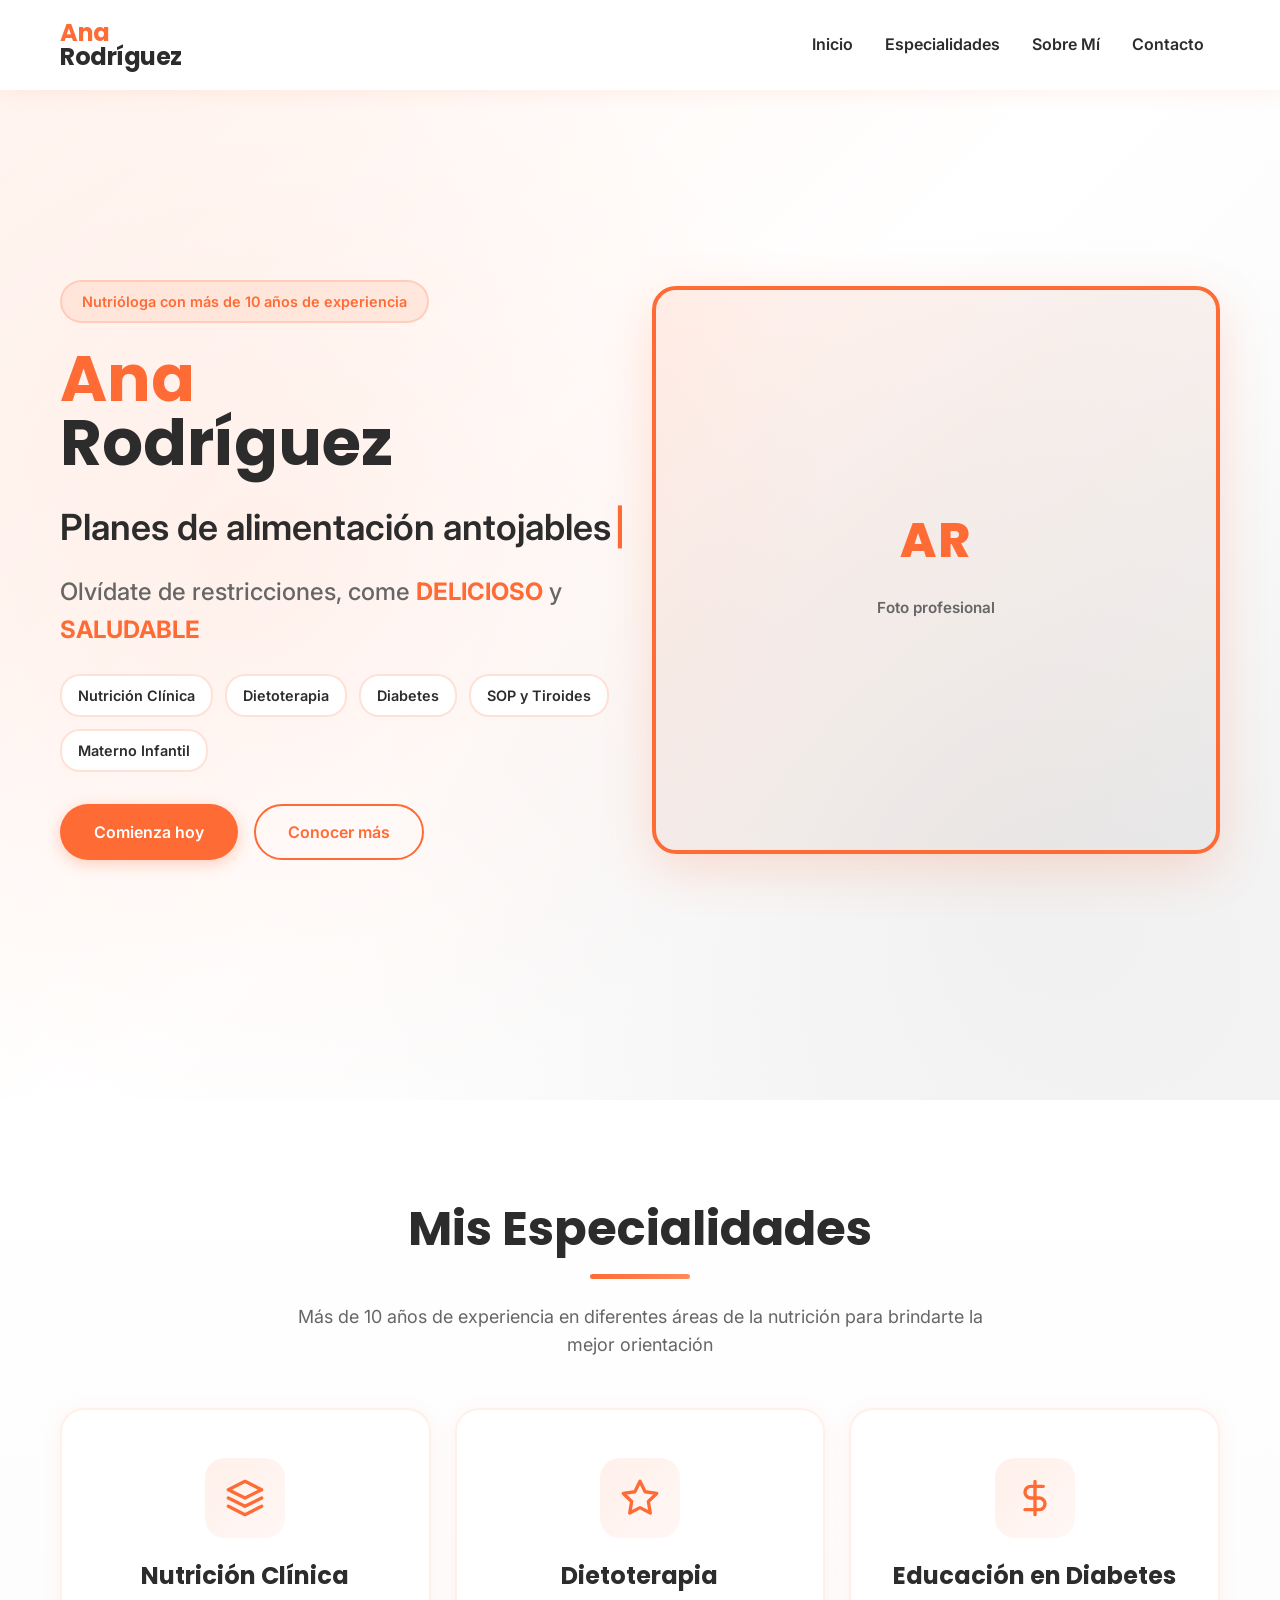
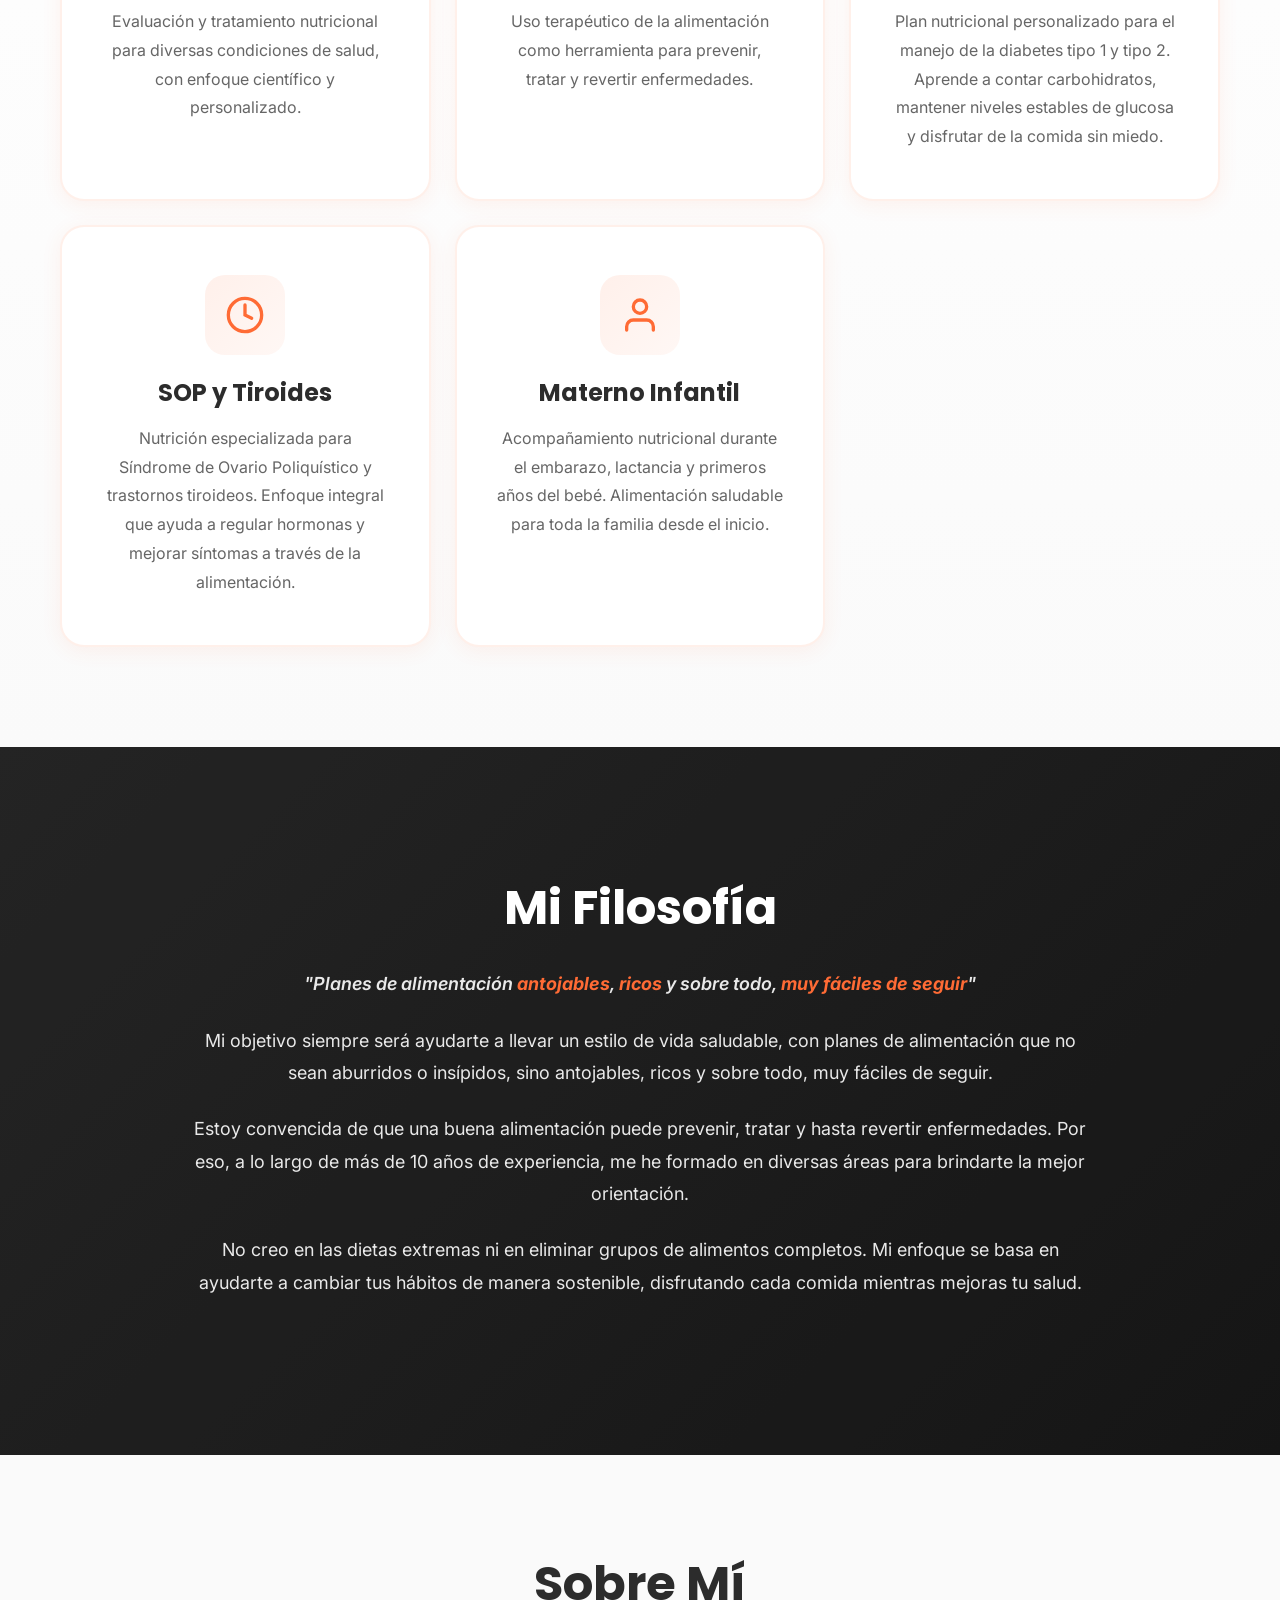
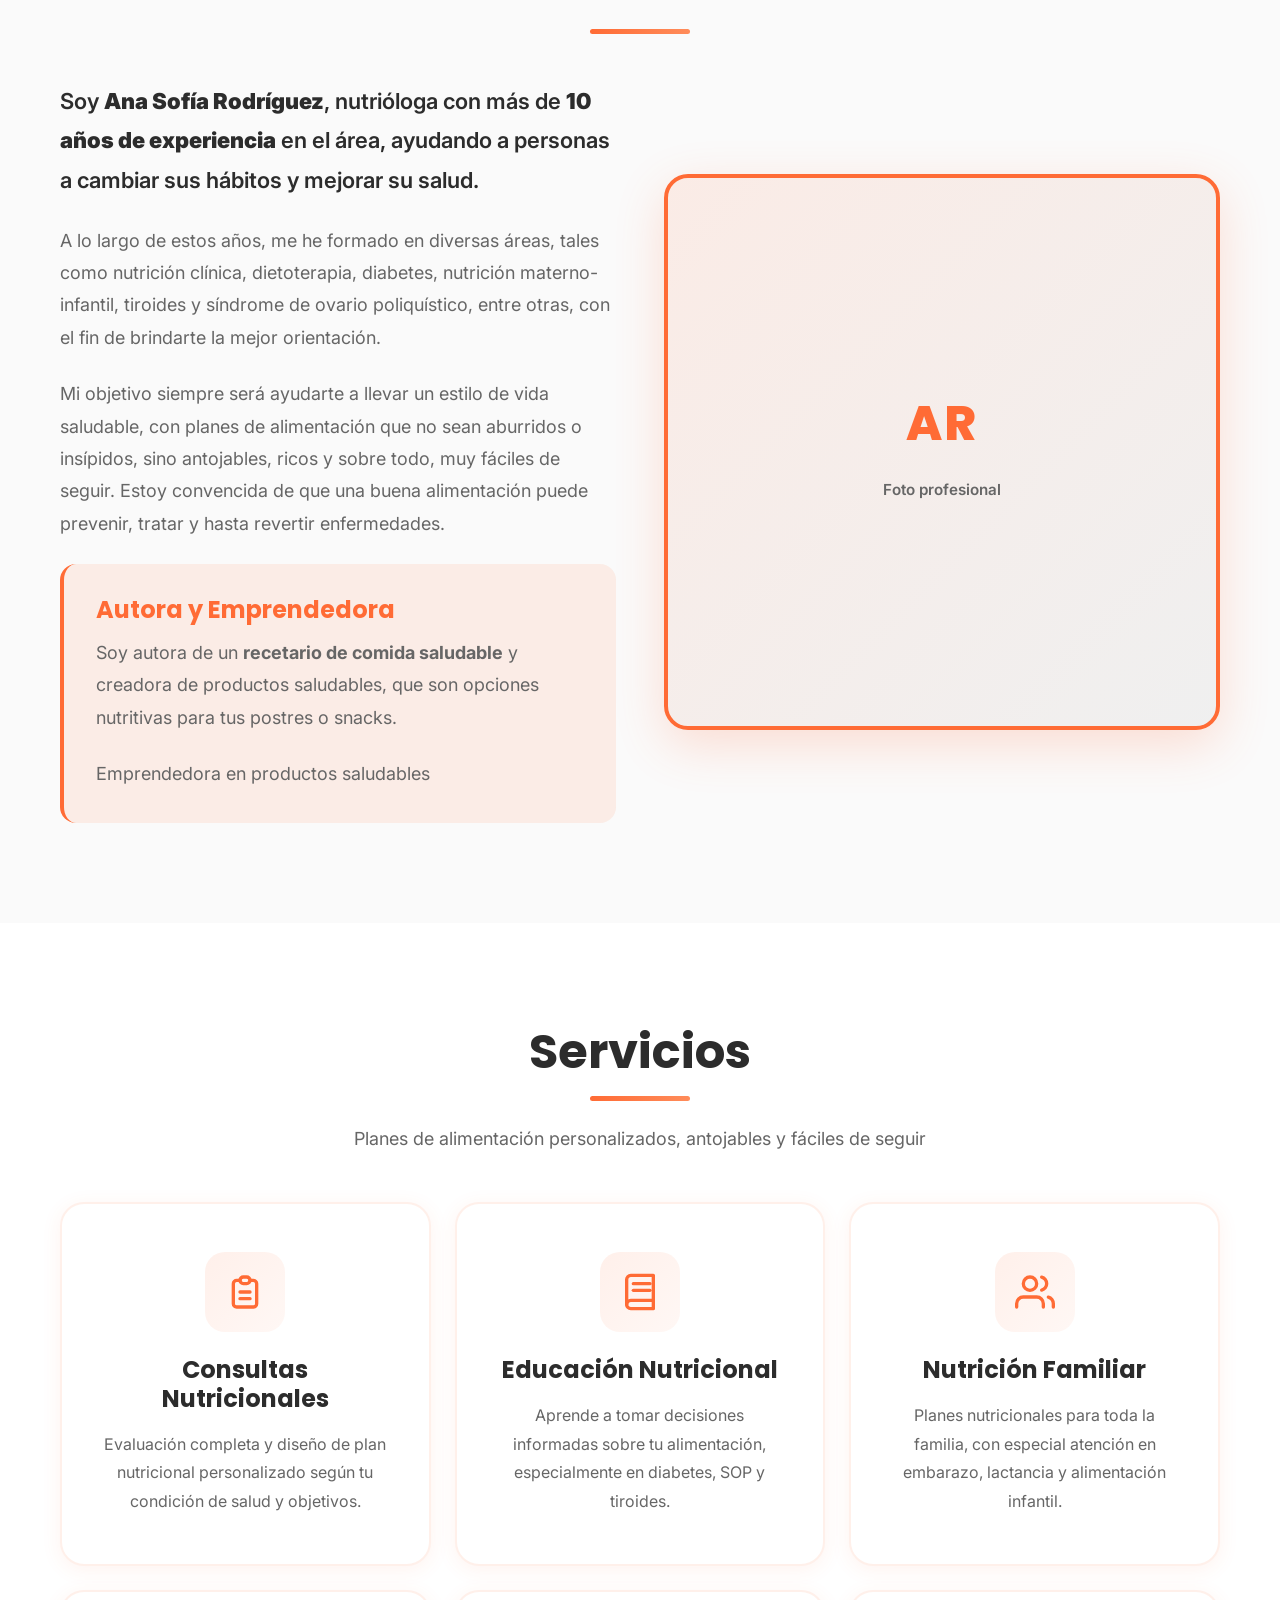
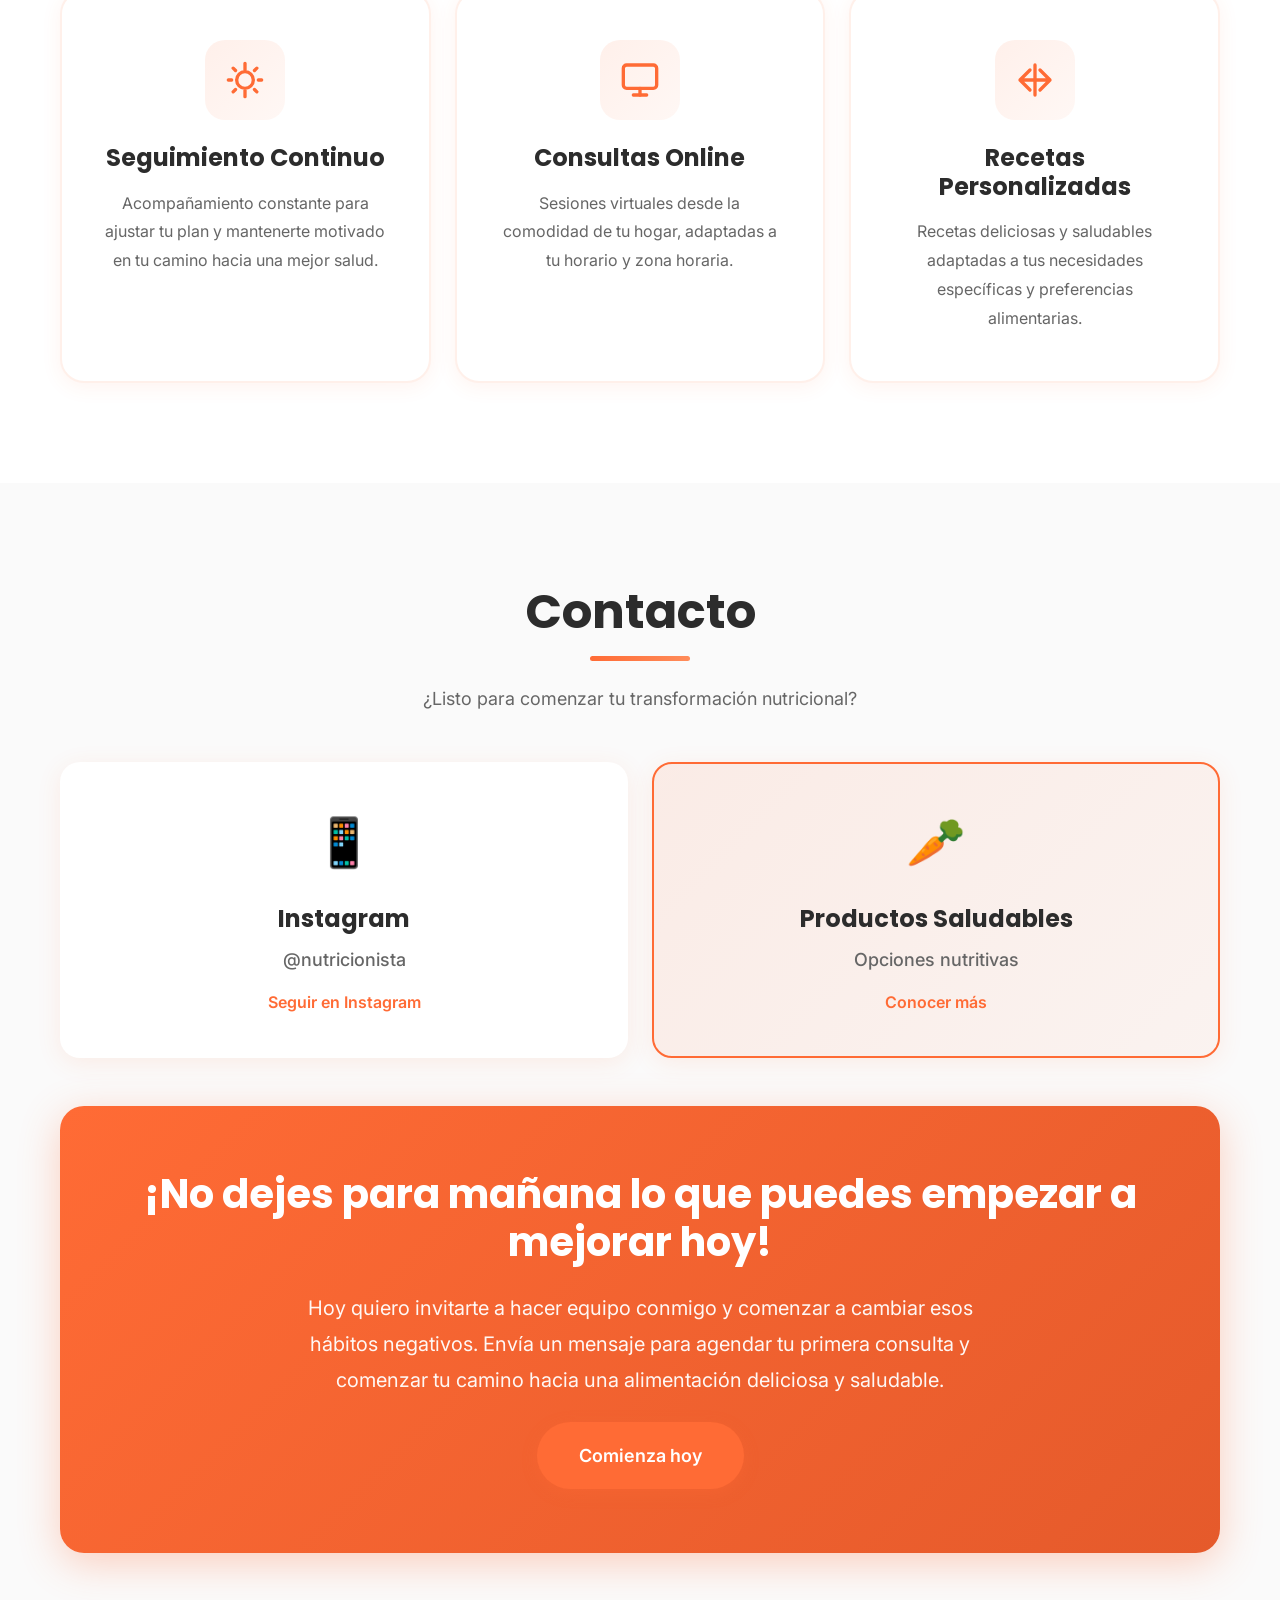
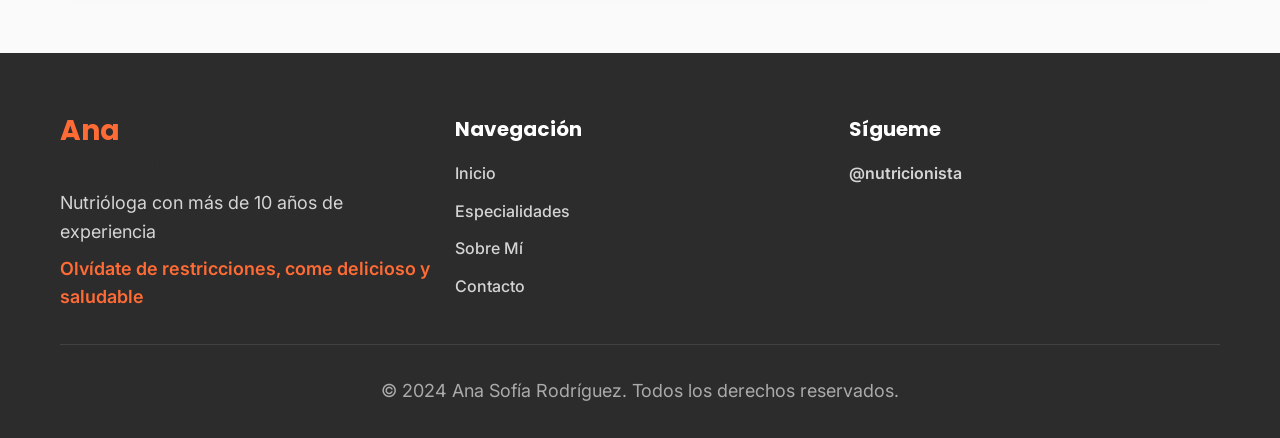
<file: demos/Ana-Rodriguez/index.html>
<!DOCTYPE html>
<html lang="es">
<head>
    <meta charset="UTF-8">
    <meta name="viewport" content="width=device-width, initial-scale=1.0">
    <meta name="description" content="Ana Sofía Rodríguez - Nutrióloga con más de 10 años de experiencia. Especialista en Diabetes, SOP, Tiroides y Materno infantil. Autora de recetario y creadora de productos saludables.">
    <title>Ana Sofía Rodríguez | Nutrióloga</title>
    <link rel="icon" type="image/svg+xml" href="favicon.svg">
    <link rel="apple-touch-icon" href="favicon.svg">
    <meta name="theme-color" content="#FF6B35">
    <link href="https://cdn.jsdelivr.net/npm/bootstrap@5.3.2/dist/css/bootstrap.min.css" rel="stylesheet" integrity="sha384-T3c6CoIi6uLrA9TneNEoa7RxnatzjcDSCmG1MXxSR1GAsXEV/Dwwykc2MPK8M2HN" crossorigin="anonymous">
    <link rel="stylesheet" href="styles.css">
    <link rel="preconnect" href="https://fonts.googleapis.com">
    <link rel="preconnect" href="https://fonts.gstatic.com" crossorigin>
    <link href="https://fonts.googleapis.com/css2?family=Inter:wght@300;400;500;600;700&family=Poppins:wght@400;500;600;700;800&display=swap" rel="stylesheet">
</head>
<body>
    <!-- Navigation -->
    <nav class="navbar navbar-expand-lg fixed-top">
        <div class="container">
            <a class="navbar-brand" href="#inicio">
                <span class="brand-logo">
                    <span class="brand-name brand-orange">Ana</span>
                    <br>
                    <span class="brand-name brand-dark">Rodríguez</span>
                </span>
            </a>
            <button class="navbar-toggler" type="button" data-bs-toggle="collapse" data-bs-target="#navbarNav" aria-controls="navbarNav" aria-expanded="false" aria-label="Toggle navigation">
                <span class="navbar-toggler-icon"></span>
            </button>
            <div class="collapse navbar-collapse" id="navbarNav">
                <ul class="navbar-nav ms-auto">
                    <li class="nav-item">
                        <a class="nav-link" href="#inicio">Inicio</a>
                    </li>
                    <li class="nav-item">
                        <a class="nav-link" href="#especialidades">Especialidades</a>
                    </li>
                    <li class="nav-item">
                        <a class="nav-link" href="#sobre-mi">Sobre Mí</a>
                    </li>
                    <li class="nav-item">
                        <a class="nav-link" href="#contacto">Contacto</a>
                    </li>
                </ul>
            </div>
        </div>
    </nav>

    <!-- Hero Section -->
    <section id="inicio" class="hero">
        <div class="hero-background"></div>
        <div class="container">
            <div class="row align-items-center min-vh-100">
                <div class="col-lg-6">
                    <div class="hero-content">
                        <div class="hero-badge">
                            <span>Nutrióloga con más de 10 años de experiencia</span>
                        </div>
                        <h1 class="hero-title">
                            <span class="brand-orange">Ana</span>
                            <br>
                            <span class="brand-dark">Rodríguez</span>
                        </h1>
                        <p class="hero-subtitle" id="typewriter"></p>
                        <p class="hero-description">Olvídate de restricciones, come <strong>DELICIOSO</strong> y <strong>SALUDABLE</strong></p>
                        <div class="hero-specialties">
                            <span class="specialty-badge">Nutrición Clínica</span>
                            <span class="specialty-badge">Dietoterapia</span>
                            <span class="specialty-badge">Diabetes</span>
                            <span class="specialty-badge">SOP y Tiroides</span>
                            <span class="specialty-badge">Materno Infantil</span>
                        </div>
                        <div class="hero-buttons mt-4">
                            <a href="#contacto" class="btn btn-primary">Comienza hoy</a>
                            <a href="#especialidades" class="btn btn-outline">Conocer más</a>
                        </div>
                    </div>
                </div>
                <div class="col-lg-6">
                    <div class="hero-image-wrapper">
                        <div class="hero-image-placeholder">
                            <!-- Reemplazar con: <img src="ruta/a/foto-profesional.jpg" alt="Ana Rodríguez - Nutrióloga"> -->
                            <span class="image-icon">AR</span>
                            <p class="image-text">Foto profesional</p>
                        </div>
                    </div>
                </div>
            </div>
        </div>
    </section>

    <!-- Specialties Section -->
    <section id="especialidades" class="specialties">
        <div class="container">
            <div class="section-header text-center mb-5">
                <h2 class="section-title">Mis Especialidades</h2>
                <div class="title-underline mx-auto"></div>
                <p class="section-subtitle mt-4">Más de 10 años de experiencia en diferentes áreas de la nutrición para brindarte la mejor orientación</p>
            </div>
            <div class="row g-4">
                <div class="col-lg-4 col-md-6">
                    <div class="specialty-card">
                        <div class="specialty-icon-wrapper">
                            <svg class="specialty-icon" viewBox="0 0 24 24" fill="none" xmlns="http://www.w3.org/2000/svg">
                                <path d="M12 2L2 7L12 12L22 7L12 2Z" stroke="currentColor" stroke-width="2" stroke-linecap="round" stroke-linejoin="round"/>
                                <path d="M2 17L12 22L22 17" stroke="currentColor" stroke-width="2" stroke-linecap="round" stroke-linejoin="round"/>
                                <path d="M2 12L12 17L22 12" stroke="currentColor" stroke-width="2" stroke-linecap="round" stroke-linejoin="round"/>
                            </svg>
                        </div>
                        <h3>Nutrición Clínica</h3>
                        <p>Evaluación y tratamiento nutricional para diversas condiciones de salud, con enfoque científico y personalizado.</p>
                    </div>
                </div>
                <div class="col-lg-4 col-md-6">
                    <div class="specialty-card">
                        <div class="specialty-icon-wrapper">
                            <svg class="specialty-icon" viewBox="0 0 24 24" fill="none" xmlns="http://www.w3.org/2000/svg">
                                <path d="M12 2L15.09 8.26L22 9.27L17 14.14L18.18 21.02L12 17.77L5.82 21.02L7 14.14L2 9.27L8.91 8.26L12 2Z" stroke="currentColor" stroke-width="2" stroke-linecap="round" stroke-linejoin="round"/>
                            </svg>
                        </div>
                        <h3>Dietoterapia</h3>
                        <p>Uso terapéutico de la alimentación como herramienta para prevenir, tratar y revertir enfermedades.</p>
                    </div>
                </div>
                <div class="col-lg-4 col-md-6">
                    <div class="specialty-card">
                        <div class="specialty-icon-wrapper">
                            <svg class="specialty-icon" viewBox="0 0 24 24" fill="none" xmlns="http://www.w3.org/2000/svg">
                                <path d="M12 2V22M17 5H9.5C8.57174 5 7.6815 5.36875 7.02513 6.02513C6.36875 6.6815 6 7.57174 6 8.5C6 9.42826 6.36875 10.3185 7.02513 10.9749C7.6815 11.6313 8.57174 12 9.5 12H14.5C15.4283 12 16.3185 12.3687 16.9749 13.0251C17.6313 13.6815 18 14.5717 18 15.5C18 16.4283 17.6313 17.3185 16.9749 17.9749C16.3185 18.6313 15.4283 19 14.5 19H6" stroke="currentColor" stroke-width="2" stroke-linecap="round" stroke-linejoin="round"/>
                            </svg>
                        </div>
                        <h3>Educación en Diabetes</h3>
                        <p>Plan nutricional personalizado para el manejo de la diabetes tipo 1 y tipo 2. Aprende a contar carbohidratos, mantener niveles estables de glucosa y disfrutar de la comida sin miedo.</p>
                    </div>
                </div>
                <div class="col-lg-4 col-md-6">
                    <div class="specialty-card">
                        <div class="specialty-icon-wrapper">
                            <svg class="specialty-icon" viewBox="0 0 24 24" fill="none" xmlns="http://www.w3.org/2000/svg">
                                <circle cx="12" cy="12" r="10" stroke="currentColor" stroke-width="2"/>
                                <path d="M12 6V12L16 14" stroke="currentColor" stroke-width="2" stroke-linecap="round"/>
                            </svg>
                        </div>
                        <h3>SOP y Tiroides</h3>
                        <p>Nutrición especializada para Síndrome de Ovario Poliquístico y trastornos tiroideos. Enfoque integral que ayuda a regular hormonas y mejorar síntomas a través de la alimentación.</p>
                    </div>
                </div>
                <div class="col-lg-4 col-md-6">
                    <div class="specialty-card">
                        <div class="specialty-icon-wrapper">
                            <svg class="specialty-icon" viewBox="0 0 24 24" fill="none" xmlns="http://www.w3.org/2000/svg">
                                <path d="M20 21V19C20 17.9391 19.5786 16.9217 18.8284 16.1716C18.0783 15.4214 17.0609 15 16 15H8C6.93913 15 5.92172 15.4214 5.17157 16.1716C4.42143 16.9217 4 17.9391 4 19V21" stroke="currentColor" stroke-width="2" stroke-linecap="round" stroke-linejoin="round"/>
                                <circle cx="12" cy="7" r="4" stroke="currentColor" stroke-width="2" stroke-linecap="round" stroke-linejoin="round"/>
                            </svg>
                        </div>
                        <h3>Materno Infantil</h3>
                        <p>Acompañamiento nutricional durante el embarazo, lactancia y primeros años del bebé. Alimentación saludable para toda la familia desde el inicio.</p>
                    </div>
                </div>
            </div>
        </div>
    </section>

    <!-- Philosophy Section -->
    <!-- 
    La imagen de fondo se carga desde Unsplash (servicio gratuito de imágenes).
    Si deseas usar tu propia imagen, reemplaza la URL en styles.css en la clase .philosophy-background
    -->
    <section class="philosophy">
        <div class="philosophy-background"></div>
        <div class="container">
            <div class="row justify-content-center">
                <div class="col-lg-10">
                    <div class="philosophy-content">
                        <h2 class="philosophy-title">Mi Filosofía</h2>
                        <p class="philosophy-quote">"Planes de alimentación <strong>antojables</strong>, <strong>ricos</strong> y sobre todo, <strong>muy fáciles de seguir</strong>"</p>
                        <p>Mi objetivo siempre será ayudarte a llevar un estilo de vida saludable, con planes de alimentación que no sean aburridos o insípidos, sino antojables, ricos y sobre todo, muy fáciles de seguir.</p>
                        <p>Estoy convencida de que una buena alimentación puede prevenir, tratar y hasta revertir enfermedades. Por eso, a lo largo de más de 10 años de experiencia, me he formado en diversas áreas para brindarte la mejor orientación.</p>
                        <p>No creo en las dietas extremas ni en eliminar grupos de alimentos completos. Mi enfoque se basa en ayudarte a cambiar tus hábitos de manera sostenible, disfrutando cada comida mientras mejoras tu salud.</p>
                    </div>
                </div>
            </div>
        </div>
    </section>

    <!-- About Section -->
    <section id="sobre-mi" class="about">
        <div class="container">
            <div class="section-header text-center mb-5">
                <h2 class="section-title">Sobre Mí</h2>
                <div class="title-underline mx-auto"></div>
            </div>
            <div class="row align-items-center g-5">
                <div class="col-lg-6">
                    <div class="about-content">
                        <p class="lead">Soy <strong>Ana Sofía Rodríguez</strong>, nutrióloga con más de <strong>10 años de experiencia</strong> en el área, ayudando a personas a cambiar sus hábitos y mejorar su salud.</p>
                        <p>A lo largo de estos años, me he formado en diversas áreas, tales como nutrición clínica, dietoterapia, diabetes, nutrición materno-infantil, tiroides y síndrome de ovario poliquístico, entre otras, con el fin de brindarte la mejor orientación.</p>
                        <p>Mi objetivo siempre será ayudarte a llevar un estilo de vida saludable, con planes de alimentación que no sean aburridos o insípidos, sino antojables, ricos y sobre todo, muy fáciles de seguir. Estoy convencida de que una buena alimentación puede prevenir, tratar y hasta revertir enfermedades.</p>
                        <div class="about-highlight mt-4">
                            <h4>Autora y Emprendedora</h4>
                            <p>Soy autora de un <strong>recetario de comida saludable</strong> y creadora de productos saludables, que son opciones nutritivas para tus postres o snacks.</p>
                            <p class="mb-0">Emprendedora en productos saludables</p>
                        </div>
                    </div>
                </div>
                <div class="col-lg-6">
                    <div class="about-image-wrapper">
                        <div class="about-image-placeholder">
                            <!-- Reemplazar con: <img src="ruta/a/foto-profesional.jpg" alt="Ana Rodríguez - Nutrióloga"> -->
                            <span class="image-icon">AR</span>
                            <p class="image-text">Foto profesional</p>
                        </div>
                    </div>
                </div>
            </div>
        </div>
    </section>

    <!-- Services Section -->
    <section class="services">
        <div class="container">
            <div class="section-header text-center mb-5">
                <h2 class="section-title">Servicios</h2>
                <div class="title-underline mx-auto"></div>
                <p class="section-subtitle mt-4">Planes de alimentación personalizados, antojables y fáciles de seguir</p>
            </div>
            <div class="row g-4">
                <div class="col-lg-4 col-md-6">
                    <div class="service-card">
                        <div class="service-icon-wrapper">
                            <svg class="service-icon" viewBox="0 0 24 24" fill="none" xmlns="http://www.w3.org/2000/svg">
                                <path d="M9 5H7C5.89543 5 5 5.89543 5 7V19C5 20.1046 5.89543 21 7 21H17C18.1046 21 19 20.1046 19 19V7C19 5.89543 18.1046 5 17 5H15" stroke="currentColor" stroke-width="2" stroke-linecap="round" stroke-linejoin="round"/>
                                <path d="M9 5C9 3.89543 9.89543 3 11 3H13C14.1046 3 15 3.89543 15 5V5C15 6.10457 14.1046 7 13 7H11C9.89543 7 9 6.10457 9 5V5Z" stroke="currentColor" stroke-width="2" stroke-linecap="round" stroke-linejoin="round"/>
                                <path d="M9 12H15" stroke="currentColor" stroke-width="2" stroke-linecap="round" stroke-linejoin="round"/>
                                <path d="M9 16H15" stroke="currentColor" stroke-width="2" stroke-linecap="round" stroke-linejoin="round"/>
                            </svg>
                        </div>
                        <h3>Consultas Nutricionales</h3>
                        <p>Evaluación completa y diseño de plan nutricional personalizado según tu condición de salud y objetivos.</p>
                    </div>
                </div>
                <div class="col-lg-4 col-md-6">
                    <div class="service-card">
                        <div class="service-icon-wrapper">
                            <svg class="service-icon" viewBox="0 0 24 24" fill="none" xmlns="http://www.w3.org/2000/svg">
                                <path d="M4 19.5C4 18.837 4.26339 18.2011 4.73223 17.7322C5.20107 17.2634 5.83696 17 6.5 17H20" stroke="currentColor" stroke-width="2" stroke-linecap="round" stroke-linejoin="round"/>
                                <path d="M6.5 2H20V22H6.5C5.83696 22 5.20107 21.7366 4.73223 21.2678C4.26339 20.7989 4 20.163 4 19.5V4.5C4 3.83696 4.26339 3.20107 4.73223 2.73223C5.20107 2.26339 5.83696 2 6.5 2Z" stroke="currentColor" stroke-width="2" stroke-linecap="round" stroke-linejoin="round"/>
                                <path d="M8 7H18" stroke="currentColor" stroke-width="2" stroke-linecap="round" stroke-linejoin="round"/>
                                <path d="M8 11H18" stroke="currentColor" stroke-width="2" stroke-linecap="round" stroke-linejoin="round"/>
                            </svg>
                        </div>
                        <h3>Educación Nutricional</h3>
                        <p>Aprende a tomar decisiones informadas sobre tu alimentación, especialmente en diabetes, SOP y tiroides.</p>
                    </div>
                </div>
                <div class="col-lg-4 col-md-6">
                    <div class="service-card">
                        <div class="service-icon-wrapper">
                            <svg class="service-icon" viewBox="0 0 24 24" fill="none" xmlns="http://www.w3.org/2000/svg">
                                <path d="M17 21V19C17 17.9391 16.5786 16.9217 15.8284 16.1716C15.0783 15.4214 14.0609 15 13 15H5C3.93913 15 2.92172 15.4214 2.17157 16.1716C1.42143 16.9217 1 17.9391 1 19V21" stroke="currentColor" stroke-width="2" stroke-linecap="round" stroke-linejoin="round"/>
                                <path d="M9 11C11.2091 11 13 9.20914 13 7C13 4.79086 11.2091 3 9 3C6.79086 3 5 4.79086 5 7C5 9.20914 6.79086 11 9 11Z" stroke="currentColor" stroke-width="2" stroke-linecap="round" stroke-linejoin="round"/>
                                <path d="M23 21V19C22.9993 18.1137 22.7044 17.2528 22.1614 16.5523C21.6184 15.8519 20.8581 15.3516 20 15.13" stroke="currentColor" stroke-width="2" stroke-linecap="round" stroke-linejoin="round"/>
                                <path d="M16 3.13C16.8604 3.35031 17.623 3.85071 18.1676 4.55232C18.7122 5.25392 19.0078 6.11683 19.0078 7.005C19.0078 7.89318 18.7122 8.75608 18.1676 9.45769C17.623 10.1593 16.8604 10.6597 16 10.88" stroke="currentColor" stroke-width="2" stroke-linecap="round" stroke-linejoin="round"/>
                            </svg>
                        </div>
                        <h3>Nutrición Familiar</h3>
                        <p>Planes nutricionales para toda la familia, con especial atención en embarazo, lactancia y alimentación infantil.</p>
                    </div>
                </div>
                <div class="col-lg-4 col-md-6">
                    <div class="service-card">
                        <div class="service-icon-wrapper">
                            <svg class="service-icon" viewBox="0 0 24 24" fill="none" xmlns="http://www.w3.org/2000/svg">
                                <path d="M12 2V6M12 18V22M4 12H2M6.31412 6.31412L4.8999 4.8999M17.6859 6.31412L19.1001 4.8999M6.31412 17.69L4.8999 19.1042M17.6859 17.69L19.1001 19.1042M22 12H20M17 12C17 14.7614 14.7614 17 12 17C9.23858 17 7 14.7614 7 12C7 9.23858 9.23858 7 12 7C14.7614 7 17 9.23858 17 12Z" stroke="currentColor" stroke-width="2" stroke-linecap="round" stroke-linejoin="round"/>
                            </svg>
                        </div>
                        <h3>Seguimiento Continuo</h3>
                        <p>Acompañamiento constante para ajustar tu plan y mantenerte motivado en tu camino hacia una mejor salud.</p>
                    </div>
                </div>
                <div class="col-lg-4 col-md-6">
                    <div class="service-card">
                        <div class="service-icon-wrapper">
                            <svg class="service-icon" viewBox="0 0 24 24" fill="none" xmlns="http://www.w3.org/2000/svg">
                                <rect x="2" y="3" width="20" height="14" rx="2" stroke="currentColor" stroke-width="2" stroke-linecap="round" stroke-linejoin="round"/>
                                <path d="M8 21H16" stroke="currentColor" stroke-width="2" stroke-linecap="round" stroke-linejoin="round"/>
                                <path d="M12 17V21" stroke="currentColor" stroke-width="2" stroke-linecap="round" stroke-linejoin="round"/>
                            </svg>
                        </div>
                        <h3>Consultas Online</h3>
                        <p>Sesiones virtuales desde la comodidad de tu hogar, adaptadas a tu horario y zona horaria.</p>
                    </div>
                </div>
                <div class="col-lg-4 col-md-6">
                    <div class="service-card">
                        <div class="service-icon-wrapper">
                            <svg class="service-icon" viewBox="0 0 24 24" fill="none" xmlns="http://www.w3.org/2000/svg">
                                <path d="M3 12H21M3 12L9 6M3 12L9 18M21 12L15 6M21 12L15 18" stroke="currentColor" stroke-width="2" stroke-linecap="round" stroke-linejoin="round"/>
                                <path d="M12 3V21" stroke="currentColor" stroke-width="2" stroke-linecap="round" stroke-linejoin="round"/>
                            </svg>
                        </div>
                        <h3>Recetas Personalizadas</h3>
                        <p>Recetas deliciosas y saludables adaptadas a tus necesidades específicas y preferencias alimentarias.</p>
                    </div>
                </div>
            </div>
        </div>
    </section>

    <!-- Contact Section -->
    <section id="contacto" class="contact">
        <div class="container">
            <div class="section-header text-center mb-5">
                <h2 class="section-title">Contacto</h2>
                <div class="title-underline mx-auto"></div>
                <p class="section-subtitle mt-4">¿Listo para comenzar tu transformación nutricional?</p>
            </div>
            <div class="row g-4 mb-5">
                <div class="col-lg-6 col-md-6">
                    <div class="contact-card">
                        <div class="contact-icon">📱</div>
                        <h3>Instagram</h3>
                        <p>@nutricionista</p>
                        <a href="#" class="contact-link">Seguir en Instagram</a>
                    </div>
                </div>
                <div class="col-lg-6 col-md-6">
                    <div class="contact-card featured">
                        <div class="contact-icon">🥕</div>
                        <h3>Productos Saludables</h3>
                        <p>Opciones nutritivas</p>
                        <a href="#" class="contact-link">Conocer más</a>
                    </div>
                </div>
            </div>
            <div class="contact-cta-wrapper">
                <div class="contact-cta text-center">
                    <h3>¡No dejes para mañana lo que puedes empezar a mejorar hoy!</h3>
                    <p>Hoy quiero invitarte a hacer equipo conmigo y comenzar a cambiar esos hábitos negativos. Envía un mensaje para agendar tu primera consulta y comenzar tu camino hacia una alimentación deliciosa y saludable.</p>
                    <a href="#contacto" class="btn btn-primary btn-large mt-4">Comienza hoy</a>
                </div>
            </div>
        </div>
    </section>

    <!-- Footer -->
    <footer class="footer">
        <div class="container">
            <div class="row g-4 mb-4">
                <div class="col-lg-4 col-md-6">
                    <div class="footer-brand">
                        <h3>
                            <span class="brand-orange">Ana</span>
                            <br>
                            <span class="brand-dark">Rodríguez</span>
                        </h3>
                        <p>Nutrióloga con más de 10 años de experiencia</p>
                        <p class="footer-tagline">Olvídate de restricciones, come delicioso y saludable</p>
                    </div>
                </div>
                <div class="col-lg-4 col-md-6">
                    <div class="footer-links">
                        <h4>Navegación</h4>
                        <ul>
                            <li><a href="#inicio">Inicio</a></li>
                            <li><a href="#especialidades">Especialidades</a></li>
                            <li><a href="#sobre-mi">Sobre Mí</a></li>
                            <li><a href="#contacto">Contacto</a></li>
                        </ul>
                    </div>
                </div>
                <div class="col-lg-4 col-md-12">
                    <div class="footer-social">
                        <h4>Sígueme</h4>
                        <a href="#" class="social-link">@nutricionista</a>
                    </div>
                </div>
            </div>
            <div class="footer-bottom text-center">
                <p>&copy; 2024 Ana Sofía Rodríguez. Todos los derechos reservados.</p>
            </div>
        </div>
    </footer>

    <script src="https://cdn.jsdelivr.net/npm/bootstrap@5.3.2/dist/js/bootstrap.bundle.min.js" integrity="sha384-C6RzsynM9kWDrMNeT87bh95OGNyZPhcTNXj1NW7RuBCsyN/o0jlpcV8Qyq46cDfL" crossorigin="anonymous"></script>
    <script src="index.js"></script>
</body>
</html>
</file>
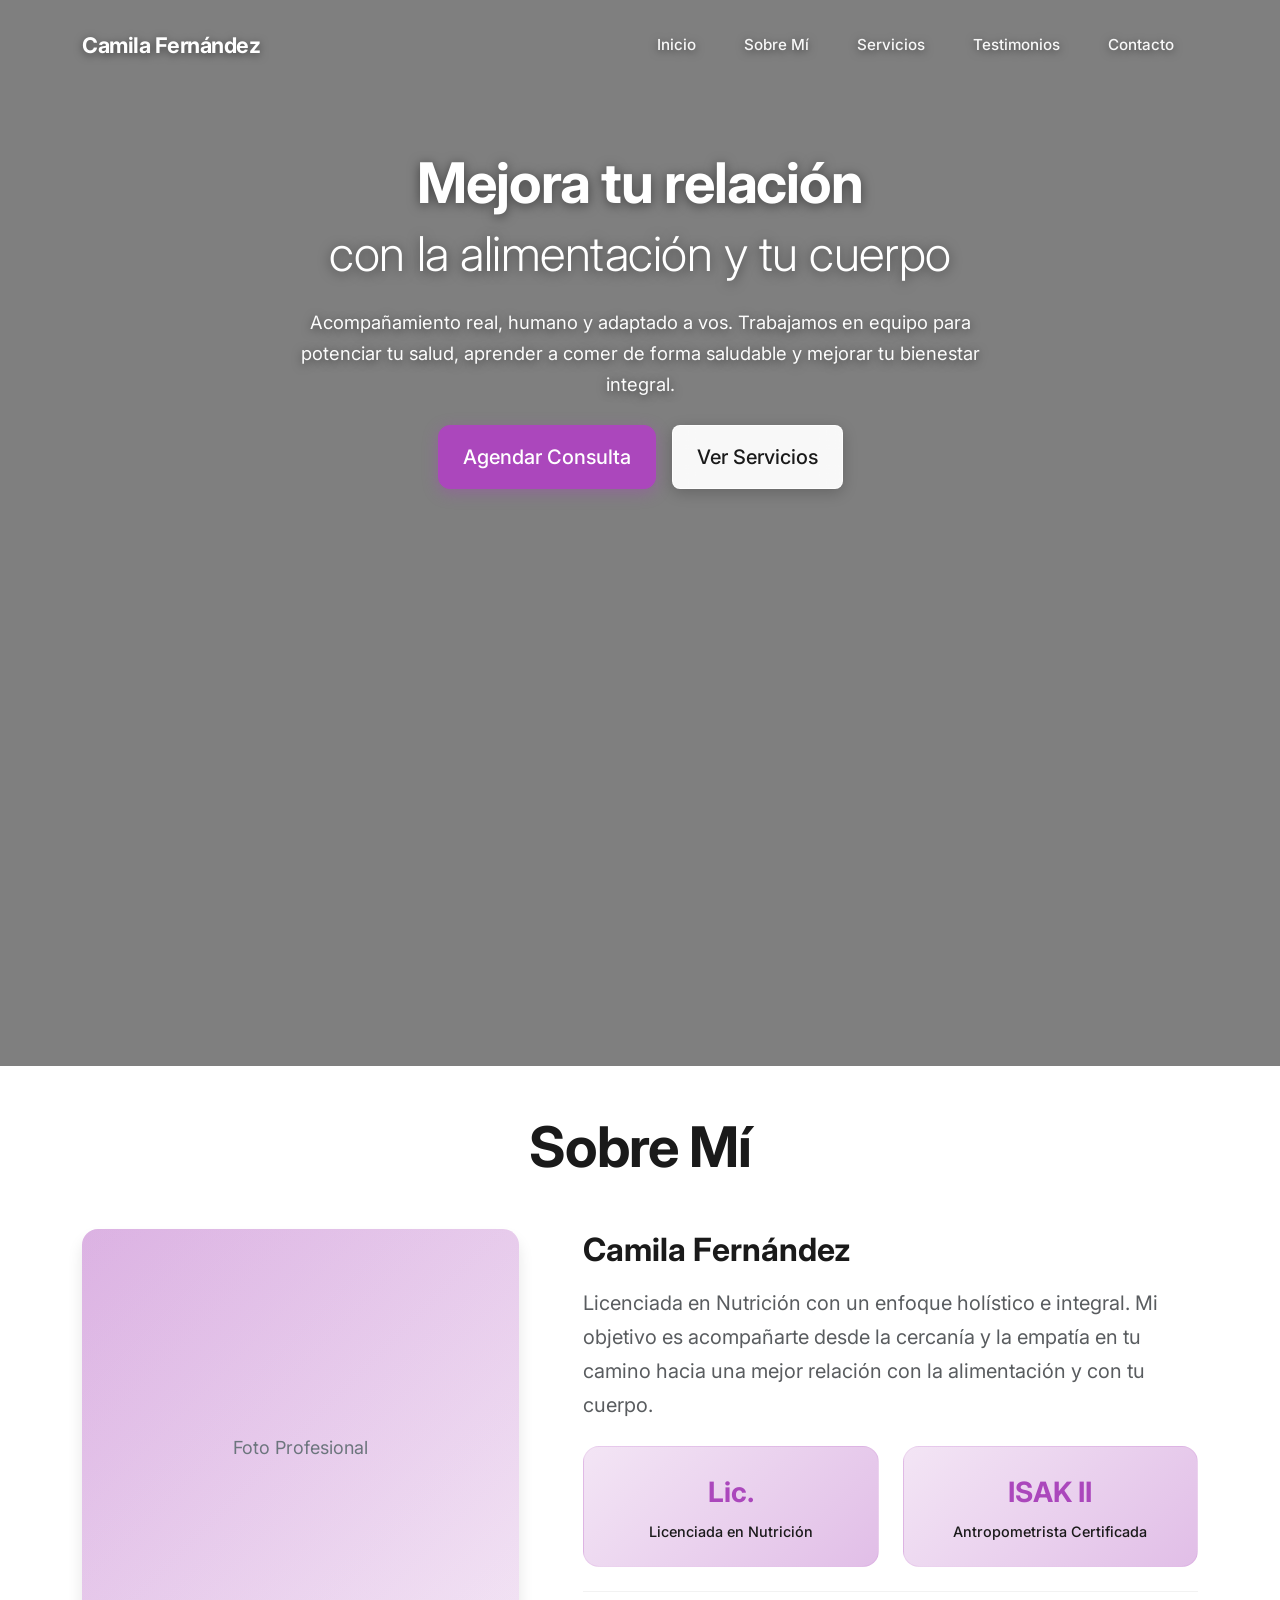
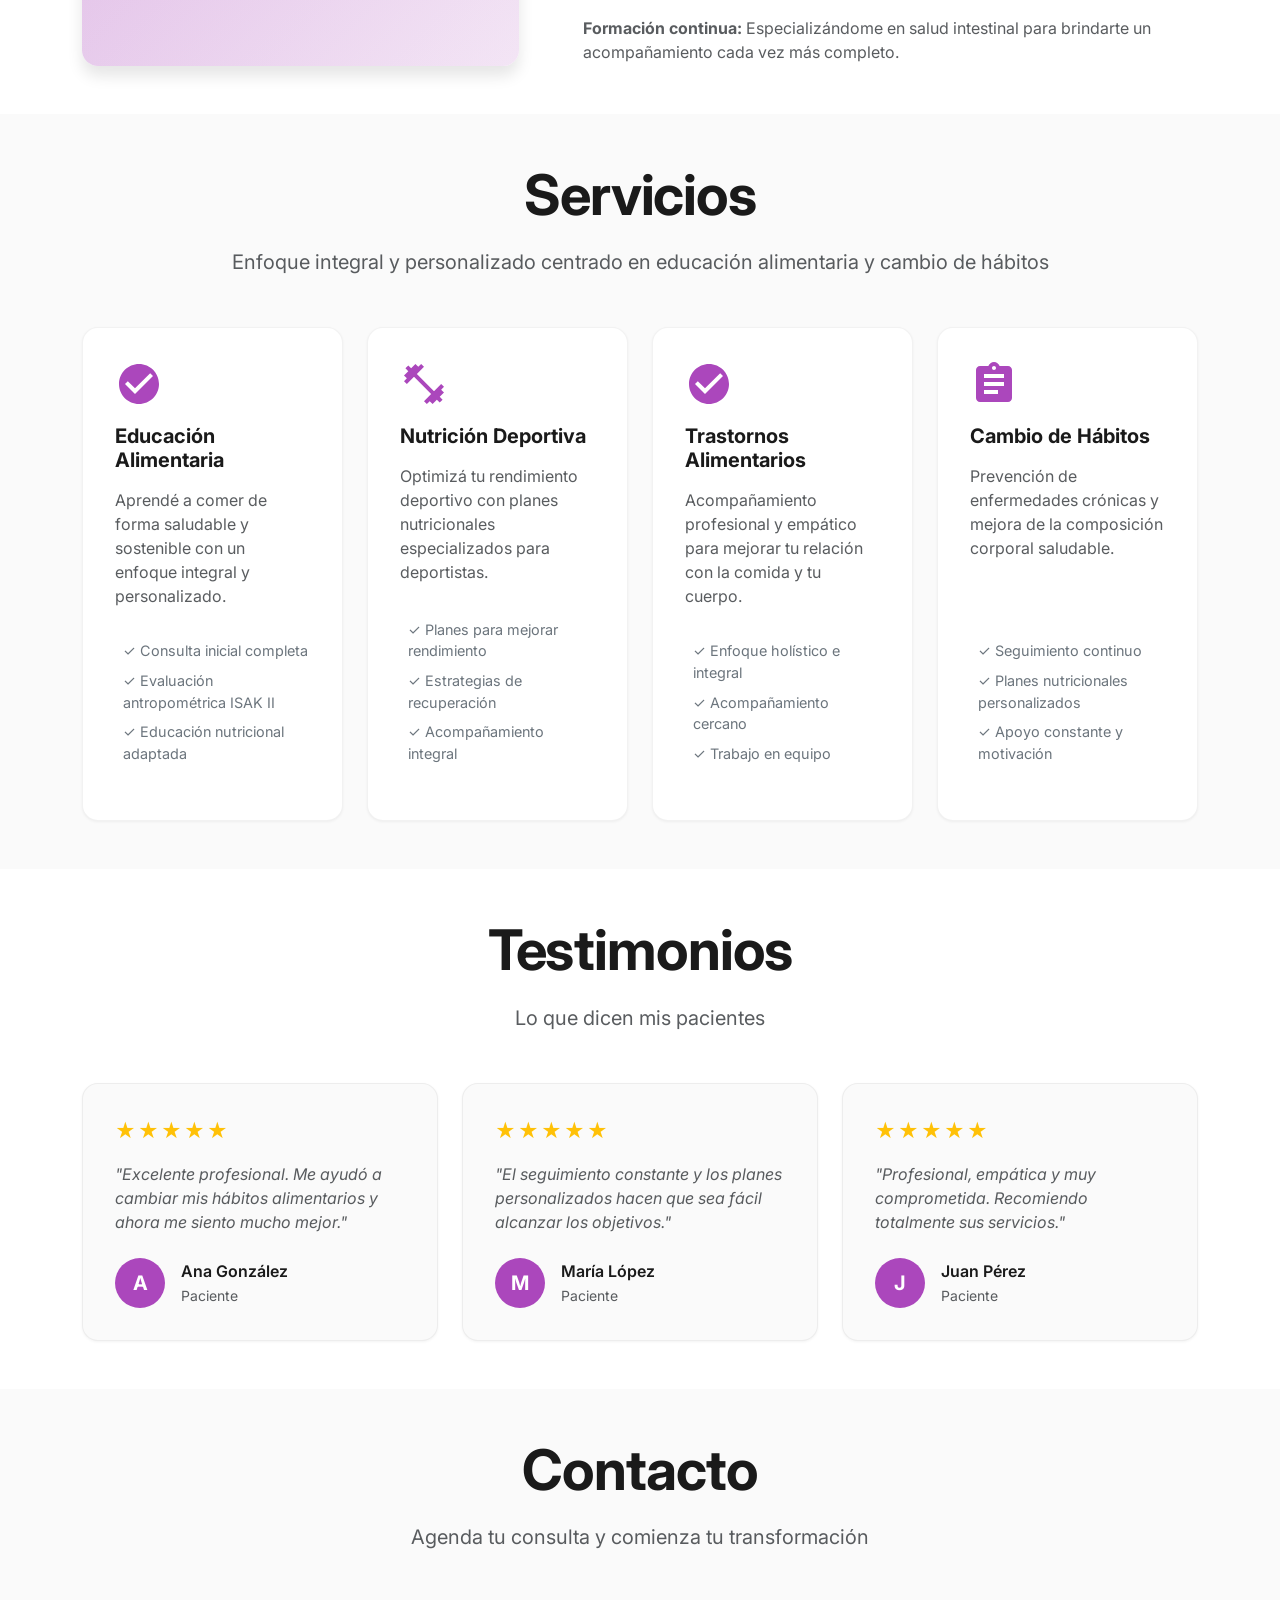
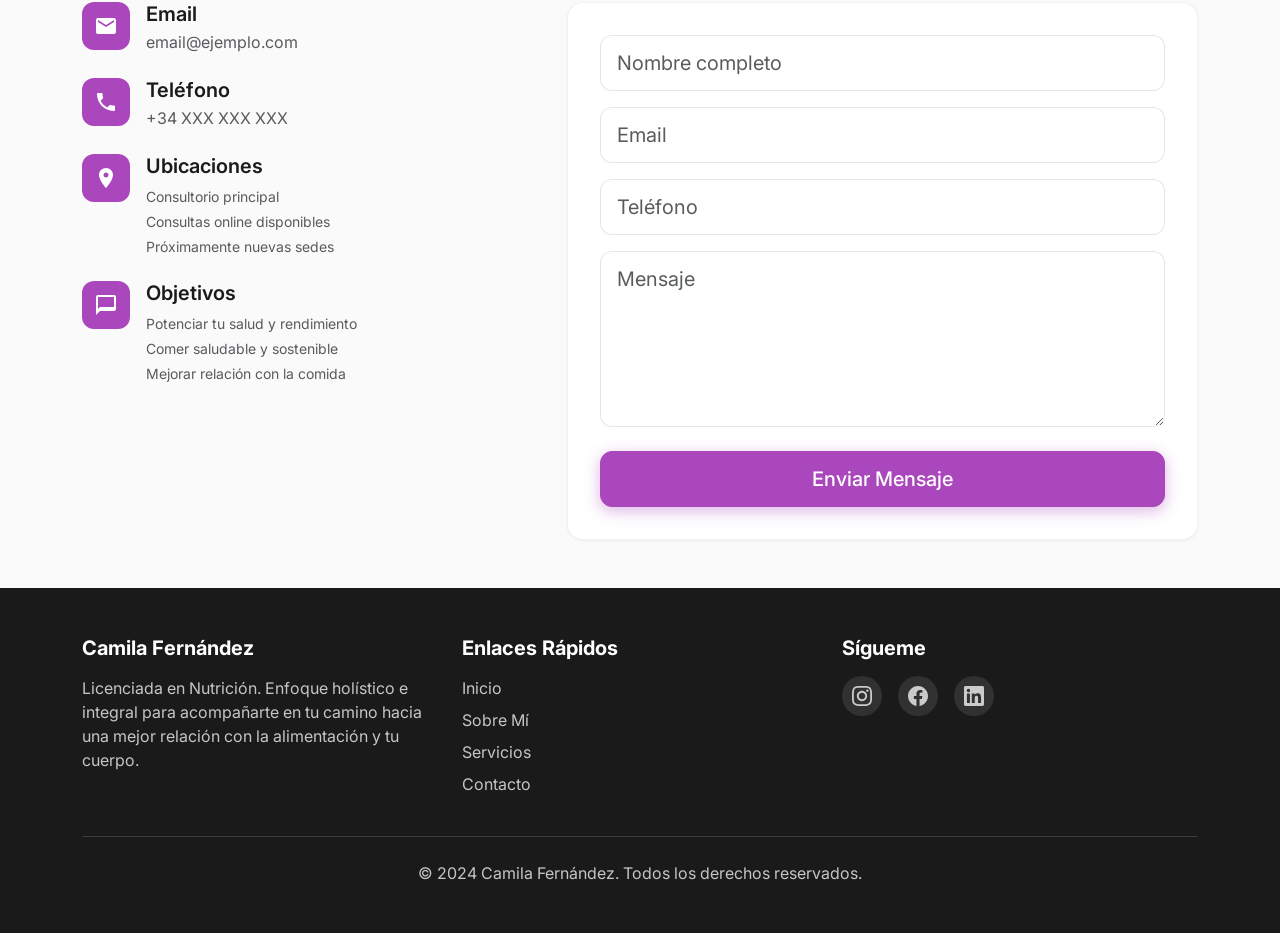
<file: demos/Camila-Fernandez/index.html>
<!DOCTYPE html>
<html lang="es">
<head>
    <meta charset="UTF-8">
    <meta name="viewport" content="width=device-width, initial-scale=1.0">
    <meta name="description" content="Camila Fernández - Licenciada en Nutrición. Especialista en nutrición deportiva, trastornos alimentarios y nutrición clínica. Consultas personalizadas con enfoque holístico e integral.">
    <!-- Favicon - Forzar actualización -->
    <link rel="icon" type="image/svg+xml" href="data:image/svg+xml,%3Csvg xmlns='http://www.w3.org/2000/svg' viewBox='0 0 100 100'%3E%3Ccircle cx='50' cy='50' r='45' fill='%23AB47BC'/%3E%3Ctext x='50' y='70' font-size='50' text-anchor='middle' fill='white'%3ECF%3C/text%3E%3C/svg%3E">
    <link rel="shortcut icon" type="image/svg+xml" href="data:image/svg+xml,%3Csvg xmlns='http://www.w3.org/2000/svg' viewBox='0 0 100 100'%3E%3Ccircle cx='50' cy='50' r='45' fill='%23AB47BC'/%3E%3Ctext x='50' y='70' font-size='50' text-anchor='middle' fill='white'%3ECF%3C/text%3E%3C/svg%3E">
    <link rel="apple-touch-icon" href="data:image/svg+xml,%3Csvg xmlns='http://www.w3.org/2000/svg' viewBox='0 0 100 100'%3E%3Ccircle cx='50' cy='50' r='45' fill='%23AB47BC'/%3E%3Ctext x='50' y='70' font-size='50' text-anchor='middle' fill='white'%3ECF%3C/text%3E%3C/svg%3E">
    <!-- Bootstrap CSS -->
    <link href="https://cdn.jsdelivr.net/npm/bootstrap@5.3.2/dist/css/bootstrap.min.css" rel="stylesheet">
    <!-- Google Fonts -->
    <link rel="preconnect" href="https://fonts.googleapis.com">
    <link rel="preconnect" href="https://fonts.gstatic.com" crossorigin>
    <link href="https://fonts.googleapis.com/css2?family=Inter:wght@300;400;500;600;700&display=swap" rel="stylesheet">
    <!-- Custom CSS -->
    <link rel="stylesheet" href="styles.css">
    <title>Camila Fernández - Nutricionista | Enfoque Holístico e Integral</title>
</head>
<body>
    <!-- Header / Navegación -->
    <header class="header" id="header">
        <nav class="navbar navbar-expand-lg fixed-top">
            <div class="container">
                <a class="navbar-brand fw-bold" href="#inicio">
                    <span class="text-primary">Camila</span> <span class="text-dark">Fernández</span>
                </a>
                <button class="navbar-toggler" type="button" data-bs-toggle="collapse" data-bs-target="#navbarNav" aria-controls="navbarNav" aria-expanded="false" aria-label="Toggle navigation">
                    <span class="navbar-toggler-icon"></span>
                </button>
                <div class="collapse navbar-collapse" id="navbarNav">
                    <ul class="navbar-nav ms-auto">
                        <li class="nav-item">
                            <a class="nav-link" href="#inicio">Inicio</a>
                        </li>
                        <li class="nav-item">
                            <a class="nav-link" href="#sobre-mi">Sobre Mí</a>
                        </li>
                        <li class="nav-item">
                            <a class="nav-link" href="#servicios">Servicios</a>
                        </li>
                        <li class="nav-item">
                            <a class="nav-link" href="#testimonios">Testimonios</a>
                        </li>
                        <li class="nav-item">
                            <a class="nav-link" href="#contacto">Contacto</a>
                        </li>
                    </ul>
                </div>
            </div>
        </nav>
    </header>

    <!-- Hero Section -->
    <section class="hero position-relative" id="inicio">
        <div class="hero__overlay"></div>
        <div class="hero__background"></div>
        <div class="container position-relative">
            <div class="row justify-content-center min-vh-100 py-5">
                <div class="col-lg-10 col-xl-8 text-center">
                    <div class="hero__content">
                        <h1 class="hero__title mb-4">
                            <span class="d-block display-4 fw-bold mb-2">Mejora tu relación</span>
                            <span class="d-block display-5 fw-light text-primary">con la alimentación y tu cuerpo</span>
                        </h1>
                        <p class="lead mb-4 hero__text">
                            Acompañamiento real, humano y adaptado a vos. Trabajamos en equipo para potenciar tu salud, aprender a comer de forma saludable y mejorar tu bienestar integral.
                        </p>
                        <div class="d-flex flex-wrap gap-3 justify-content-center">
                            <a href="#contacto" class="btn btn-primary btn-lg px-4 py-3">Agendar Consulta</a>
                            <a href="#servicios" class="btn btn-light btn-lg px-4 py-3">Ver Servicios</a>
                        </div>
                    </div>
                </div>
            </div>
        </div>
    </section>

    <!-- Sobre Mí Section -->
    <section class="about py-5" id="sobre-mi">
        <div class="container">
            <div class="text-center mb-5">
                <h2 class="display-4 fw-bold mb-3">Sobre Mí</h2>
            </div>
            <div class="row align-items-center g-5">
                <div class="col-lg-5">
                    <div class="about__image-wrapper">
                        <div class="about__image-placeholder">
                            <span>Foto Profesional</span>
                        </div>
                    </div>
                </div>
                <div class="col-lg-7">
                    <div class="about__content">
                        <h3 class="h2 fw-bold mb-3">Camila Fernández</h3>
                        <p class="lead text-muted mb-4">
                            Licenciada en Nutrición con un enfoque holístico e integral. Mi objetivo es acompañarte desde la cercanía y la empatía en tu camino hacia una mejor relación con la alimentación y con tu cuerpo.
                        </p>
                        <div class="row g-4 mb-4">
                            <div class="col-md-6">
                                <div class="about__highlight-card">
                                    <div class="about__highlight-number">Lic.</div>
                                    <div class="about__highlight-text">Licenciada en Nutrición</div>
                                </div>
                            </div>
                            <div class="col-md-6">
                                <div class="about__highlight-card">
                                    <div class="about__highlight-number">ISAK II</div>
                                    <div class="about__highlight-text">Antropometrista Certificada</div>
                                </div>
                            </div>
                        </div>
                        <div class="about__cta">
                            <p class="text-muted mb-0">
                                <strong>Formación continua:</strong> Especializándome en salud intestinal para brindarte un acompañamiento cada vez más completo.
                            </p>
                        </div>
                    </div>
                </div>
            </div>
        </div>
    </section>

    <!-- Servicios Section -->
    <section class="services py-5" id="servicios">
        <div class="container">
            <div class="text-center mb-5">
                <h2 class="display-4 fw-bold mb-3">Servicios</h2>
                <p class="lead text-muted">Enfoque integral y personalizado centrado en educación alimentaria y cambio de hábitos</p>
            </div>
            <div class="row g-4">
                <div class="col-lg-3 col-md-6">
                    <div class="service__card h-100">
                        <div class="service__icon mb-3">
                            <svg width="48" height="48" viewBox="0 0 24 24" fill="none" xmlns="http://www.w3.org/2000/svg">
                                <path d="M12 2C6.48 2 2 6.48 2 12s4.48 10 10 10 10-4.48 10-10S17.52 2 12 2zm-2 15l-5-5 1.41-1.41L10 14.17l7.59-7.59L19 8l-9 9z" fill="currentColor"/>
                            </svg>
                        </div>
                        <h3 class="h5 fw-bold mb-3">Educación Alimentaria</h3>
                        <p class="text-muted mb-3">
                            Aprendé a comer de forma saludable y sostenible con un enfoque integral y personalizado.
                        </p>
                        <ul class="service__features list-unstyled">
                            <li class="mb-2">✓ Consulta inicial completa</li>
                            <li class="mb-2">✓ Evaluación antropométrica ISAK II</li>
                            <li class="mb-2">✓ Educación nutricional adaptada</li>
                        </ul>
                    </div>
                </div>
                <div class="col-lg-3 col-md-6">
                    <div class="service__card h-100">
                        <div class="service__icon mb-3">
                            <svg width="48" height="48" viewBox="0 0 24 24" fill="none" xmlns="http://www.w3.org/2000/svg">
                                <path d="M20.57 14.86L22 13.43 20.57 12 17 15.57 8.43 7 12 3.43 10.57 2 9.14 3.43 7.71 2 5.57 4.14 4.14 2.71 2.71 4.14l1.43 1.43L2 7.71l1.43 1.43L2 10.57 3.43 12 7 8.43 15.57 17 12 20.57 13.43 22l1.43-1.43L16.29 22l2.14-2.14 1.43 1.43 1.43-1.43-1.43-1.43L22 16.29l-1.43-1.43z" fill="currentColor"/>
                            </svg>
                        </div>
                        <h3 class="h5 fw-bold mb-3">Nutrición Deportiva</h3>
                        <p class="text-muted mb-3">
                            Optimizá tu rendimiento deportivo con planes nutricionales especializados para deportistas.
                        </p>
                        <ul class="service__features list-unstyled">
                            <li class="mb-2">✓ Planes para mejorar rendimiento</li>
                            <li class="mb-2">✓ Estrategias de recuperación</li>
                            <li class="mb-2">✓ Acompañamiento integral</li>
                        </ul>
                    </div>
                </div>
                <div class="col-lg-3 col-md-6">
                    <div class="service__card h-100">
                        <div class="service__icon mb-3">
                            <svg width="48" height="48" viewBox="0 0 24 24" fill="none" xmlns="http://www.w3.org/2000/svg">
                                <path d="M12 2C6.48 2 2 6.48 2 12s4.48 10 10 10 10-4.48 10-10S17.52 2 12 2zm-2 15l-5-5 1.41-1.41L10 14.17l7.59-7.59L19 8l-9 9z" fill="currentColor"/>
                            </svg>
                        </div>
                        <h3 class="h5 fw-bold mb-3">Trastornos Alimentarios</h3>
                        <p class="text-muted mb-3">
                            Acompañamiento profesional y empático para mejorar tu relación con la comida y tu cuerpo.
                        </p>
                        <ul class="service__features list-unstyled">
                            <li class="mb-2">✓ Enfoque holístico e integral</li>
                            <li class="mb-2">✓ Acompañamiento cercano</li>
                            <li class="mb-2">✓ Trabajo en equipo</li>
                        </ul>
                    </div>
                </div>
                <div class="col-lg-3 col-md-6">
                    <div class="service__card h-100">
                        <div class="service__icon mb-3">
                            <svg width="48" height="48" viewBox="0 0 24 24" fill="none" xmlns="http://www.w3.org/2000/svg">
                                <path d="M19 3h-4.18C14.4 1.84 13.3 1 12 1c-1.3 0-2.4.84-2.82 2H5c-1.1 0-2 .9-2 2v14c0 1.1.9 2 2 2h14c1.1 0 2-.9 2-2V5c0-1.1-.9-2-2-2zm-7 0c.55 0 1 .45 1 1s-.45 1-1 1-1-.45-1-1 .45-1 1-1zm2 14H7v-2h7v2zm3-4H7v-2h10v2zm0-4H7V7h10v2z" fill="currentColor"/>
                            </svg>
                        </div>
                        <h3 class="h5 fw-bold mb-3">Cambio de Hábitos</h3>
                        <p class="text-muted mb-3">
                            Prevención de enfermedades crónicas y mejora de la composición corporal saludable.
                        </p>
                        <ul class="service__features list-unstyled">
                            <li class="mb-2">✓ Seguimiento continuo</li>
                            <li class="mb-2">✓ Planes nutricionales personalizados</li>
                            <li class="mb-2">✓ Apoyo constante y motivación</li>
                        </ul>
                    </div>
                </div>
            </div>
        </div>
    </section>

    <!-- Testimonios Section -->
    <section class="testimonials py-5" id="testimonios">
        <div class="container">
            <div class="text-center mb-5">
                <h2 class="display-4 fw-bold mb-3">Testimonios</h2>
                <p class="lead text-muted">Lo que dicen mis pacientes</p>
            </div>
            <div class="row g-4">
                <div class="col-lg-4 col-md-6">
                    <div class="testimonial__card h-100">
                        <div class="testimonial__stars mb-3">★★★★★</div>
                        <p class="text-muted mb-4 fst-italic">
                            "Excelente profesional. Me ayudó a cambiar mis hábitos alimentarios y ahora me siento mucho mejor."
                        </p>
                        <div class="d-flex align-items-center gap-3">
                            <div class="testimonial__avatar">A</div>
                            <div>
                                <div class="fw-semibold">Ana González</div>
                                <small class="text-muted">Paciente</small>
                            </div>
                        </div>
                    </div>
                </div>
                <div class="col-lg-4 col-md-6">
                    <div class="testimonial__card h-100">
                        <div class="testimonial__stars mb-3">★★★★★</div>
                        <p class="text-muted mb-4 fst-italic">
                            "El seguimiento constante y los planes personalizados hacen que sea fácil alcanzar los objetivos."
                        </p>
                        <div class="d-flex align-items-center gap-3">
                            <div class="testimonial__avatar">M</div>
                            <div>
                                <div class="fw-semibold">María López</div>
                                <small class="text-muted">Paciente</small>
                            </div>
                        </div>
                    </div>
                </div>
                <div class="col-lg-4 col-md-6">
                    <div class="testimonial__card h-100">
                        <div class="testimonial__stars mb-3">★★★★★</div>
                        <p class="text-muted mb-4 fst-italic">
                            "Profesional, empática y muy comprometida. Recomiendo totalmente sus servicios."
                        </p>
                        <div class="d-flex align-items-center gap-3">
                            <div class="testimonial__avatar">J</div>
                            <div>
                                <div class="fw-semibold">Juan Pérez</div>
                                <small class="text-muted">Paciente</small>
                            </div>
                        </div>
                    </div>
                </div>
            </div>
        </div>
    </section>

    <!-- Contacto Section -->
    <section class="contact py-5" id="contacto">
        <div class="container">
            <div class="text-center mb-5">
                <h2 class="display-4 fw-bold mb-3">Contacto</h2>
                <p class="lead text-muted">Agenda tu consulta y comienza tu transformación</p>
            </div>
            <div class="row g-5">
                <div class="col-lg-5">
                    <div class="d-flex flex-column gap-4">
                        <div class="d-flex align-items-start gap-3">
                            <div class="contact__icon">
                                <svg width="24" height="24" viewBox="0 0 24 24" fill="none" xmlns="http://www.w3.org/2000/svg">
                                    <path d="M20 4H4c-1.1 0-1.99.9-1.99 2L2 18c0 1.1.9 2 2 2h16c1.1 0 2-.9 2-2V6c0-1.1-.9-2-2-2zm0 4l-8 5-8-5V6l8 5 8-5v2z" fill="currentColor"/>
                                </svg>
                            </div>
                            <div>
                                <h5 class="fw-semibold mb-1">Email</h5>
                                <p class="text-muted mb-0">email@ejemplo.com</p>
                            </div>
                        </div>
                        <div class="d-flex align-items-start gap-3">
                            <div class="contact__icon">
                                <svg width="24" height="24" viewBox="0 0 24 24" fill="none" xmlns="http://www.w3.org/2000/svg">
                                    <path d="M6.62 10.79c1.44 2.83 3.76 5.14 6.59 6.59l2.2-2.2c.27-.27.67-.36 1.02-.24 1.12.37 2.33.57 3.57.57.55 0 1 .45 1 1V20c0 .55-.45 1-1 1-9.39 0-17-7.61-17-17 0-.55.45-1 1-1h3.5c.55 0 1 .45 1 1 0 1.25.2 2.45.57 3.57.11.35.03.74-.25 1.02l-2.2 2.2z" fill="currentColor"/>
                                </svg>
                            </div>
                            <div>
                                <h5 class="fw-semibold mb-1">Teléfono</h5>
                                <p class="text-muted mb-0">+34 XXX XXX XXX</p>
                            </div>
                        </div>
                        <div class="d-flex align-items-start gap-3">
                            <div class="contact__icon">
                                <svg width="24" height="24" viewBox="0 0 24 24" fill="none" xmlns="http://www.w3.org/2000/svg">
                                    <path d="M12 2C8.13 2 5 5.13 5 9c0 5.25 7 13 7 13s7-7.75 7-13c0-3.87-3.13-7-7-7zm0 9.5c-1.38 0-2.5-1.12-2.5-2.5s1.12-2.5 2.5-2.5 2.5 1.12 2.5 2.5-1.12 2.5-2.5 2.5z" fill="currentColor"/>
                                </svg>
                            </div>
                            <div>
                                <h5 class="fw-semibold mb-2">Ubicaciones</h5>
                                <p class="text-muted small mb-1">Consultorio principal</p>
                                <p class="text-muted small mb-1">Consultas online disponibles</p>
                                <p class="text-muted small mb-0">Próximamente nuevas sedes</p>
                            </div>
                        </div>
                        <div class="d-flex align-items-start gap-3">
                            <div class="contact__icon">
                                <svg width="24" height="24" viewBox="0 0 24 24" fill="none" xmlns="http://www.w3.org/2000/svg">
                                    <path d="M20 2H4c-1.1 0-2 .9-2 2v18l4-4h14c1.1 0 2-.9 2-2V4c0-1.1-.9-2-2-2zm-2 12H6l-2 2V4h16v10z" fill="currentColor"/>
                                </svg>
                            </div>
                            <div>
                                <h5 class="fw-semibold mb-2">Objetivos</h5>
                                <p class="text-muted small mb-1">Potenciar tu salud y rendimiento</p>
                                <p class="text-muted small mb-1">Comer saludable y sostenible</p>
                                <p class="text-muted small mb-0">Mejorar relación con la comida</p>
                            </div>
                        </div>
                    </div>
                </div>
                <div class="col-lg-7">
                    <form class="contact__form" id="contact-form">
                        <div class="mb-3">
                            <input type="text" class="form-control form-control-lg" placeholder="Nombre completo" required>
                        </div>
                        <div class="mb-3">
                            <input type="email" class="form-control form-control-lg" placeholder="Email" required>
                        </div>
                        <div class="mb-3">
                            <input type="tel" class="form-control form-control-lg" placeholder="Teléfono" required>
                        </div>
                        <div class="mb-4">
                            <textarea class="form-control form-control-lg" placeholder="Mensaje" rows="5" required></textarea>
                        </div>
                        <button type="submit" class="btn btn-primary btn-lg w-100">Enviar Mensaje</button>
                    </form>
                </div>
            </div>
        </div>
    </section>

    <!-- Footer -->
    <footer class="footer py-5">
        <div class="container">
            <div class="row g-4 mb-4">
                <div class="col-lg-4">
                    <h5 class="fw-bold mb-3">Camila Fernández</h5>
                    <p class="text-muted mb-0">
                        Licenciada en Nutrición. Enfoque holístico e integral para acompañarte en tu camino hacia una mejor relación con la alimentación y tu cuerpo.
                    </p>
                </div>
                <div class="col-lg-4">
                    <h5 class="fw-bold mb-3">Enlaces Rápidos</h5>
                    <ul class="list-unstyled">
                        <li class="mb-2"><a href="#inicio" class="text-muted text-decoration-none">Inicio</a></li>
                        <li class="mb-2"><a href="#sobre-mi" class="text-muted text-decoration-none">Sobre Mí</a></li>
                        <li class="mb-2"><a href="#servicios" class="text-muted text-decoration-none">Servicios</a></li>
                        <li class="mb-2"><a href="#contacto" class="text-muted text-decoration-none">Contacto</a></li>
                    </ul>
                </div>
                <div class="col-lg-4">
                    <h5 class="fw-bold mb-3">Sígueme</h5>
                    <div class="d-flex gap-3">
                        <a href="#" class="footer__social-link" aria-label="Instagram">
                            <svg width="24" height="24" viewBox="0 0 24 24" fill="none" xmlns="http://www.w3.org/2000/svg">
                                <path d="M12 2.163c3.204 0 3.584.012 4.85.07 3.252.148 4.771 1.691 4.919 4.919.058 1.265.069 1.645.069 4.849 0 3.205-.012 3.584-.069 4.849-.149 3.225-1.664 4.771-4.919 4.919-1.266.058-1.644.07-4.85.07-3.204 0-3.584-.012-4.849-.07-3.26-.149-4.771-1.699-4.919-4.92-.058-1.265-.07-1.644-.07-4.849 0-3.204.013-3.583.07-4.849.149-3.227 1.664-4.771 4.919-4.919 1.266-.057 1.645-.069 4.849-.069zm0-2.163c-3.259 0-3.667.014-4.947.072-4.358.2-6.78 2.618-6.98 6.98-.059 1.281-.073 1.689-.073 4.948 0 3.259.014 3.668.072 4.948.2 4.358 2.618 6.78 6.98 6.98 1.281.058 1.689.072 4.948.072 3.259 0 3.668-.014 4.948-.072 4.354-.2 6.782-2.618 6.979-6.98.059-1.28.073-1.689.073-4.948 0-3.259-.014-3.667-.072-4.947-.196-4.354-2.617-6.78-6.979-6.98-1.281-.059-1.69-.073-4.949-.073zm0 5.838c-3.403 0-6.162 2.759-6.162 6.162s2.759 6.163 6.162 6.163 6.162-2.759 6.162-6.163c0-3.403-2.759-6.162-6.162-6.162zm0 10.162c-2.209 0-4-1.79-4-4 0-2.209 1.791-4 4-4s4 1.791 4 4c0 2.21-1.791 4-4 4zm6.406-11.845c-.796 0-1.441.645-1.441 1.44s.645 1.44 1.441 1.44c.795 0 1.439-.645 1.439-1.44s-.644-1.44-1.439-1.44z" fill="currentColor"/>
                            </svg>
                        </a>
                        <a href="#" class="footer__social-link" aria-label="Facebook">
                            <svg width="24" height="24" viewBox="0 0 24 24" fill="none" xmlns="http://www.w3.org/2000/svg">
                                <path d="M24 12.073c0-6.627-5.373-12-12-12s-12 5.373-12 12c0 5.99 4.388 10.954 10.125 11.854v-8.385H7.078v-3.47h3.047V9.43c0-3.007 1.792-4.669 4.533-4.669 1.312 0 2.686.235 2.686.235v2.953H15.83c-1.491 0-1.956.925-1.956 1.874v2.25h3.328l-.532 3.47h-2.796v8.385C19.612 23.027 24 18.062 24 12.073z" fill="currentColor"/>
                            </svg>
                        </a>
                        <a href="#" class="footer__social-link" aria-label="LinkedIn">
                            <svg width="24" height="24" viewBox="0 0 24 24" fill="none" xmlns="http://www.w3.org/2000/svg">
                                <path d="M20.447 20.452h-3.554v-5.569c0-1.328-.027-3.037-1.852-3.037-1.853 0-2.136 1.445-2.136 2.939v5.667H9.351V9h3.414v1.561h.046c.477-.9 1.637-1.85 3.37-1.85 3.601 0 4.267 2.37 4.267 5.455v6.286zM5.337 7.433c-1.144 0-2.063-.926-2.063-2.065 0-1.138.92-2.063 2.063-2.063 1.14 0 2.064.925 2.064 2.063 0 1.139-.925 2.065-2.064 2.065zm1.782 13.019H3.555V9h3.564v11.452zM22.225 0H1.771C.792 0 0 .774 0 1.729v20.542C0 23.227.792 24 1.771 24h20.451C23.2 24 24 23.227 24 22.271V1.729C24 .774 23.2 0 22.222 0h.003z" fill="currentColor"/>
                            </svg>
                        </a>
                    </div>
                </div>
            </div>
            <div class="text-center pt-4 border-top">
                <p class="text-muted mb-0">&copy; 2024 Camila Fernández. Todos los derechos reservados.</p>
            </div>
        </div>
    </footer>

    <!-- Bootstrap JS -->
    <script src="https://cdn.jsdelivr.net/npm/bootstrap@5.3.2/dist/js/bootstrap.bundle.min.js"></script>
    <script src="index.js"></script>
</body>
</html>
</file>
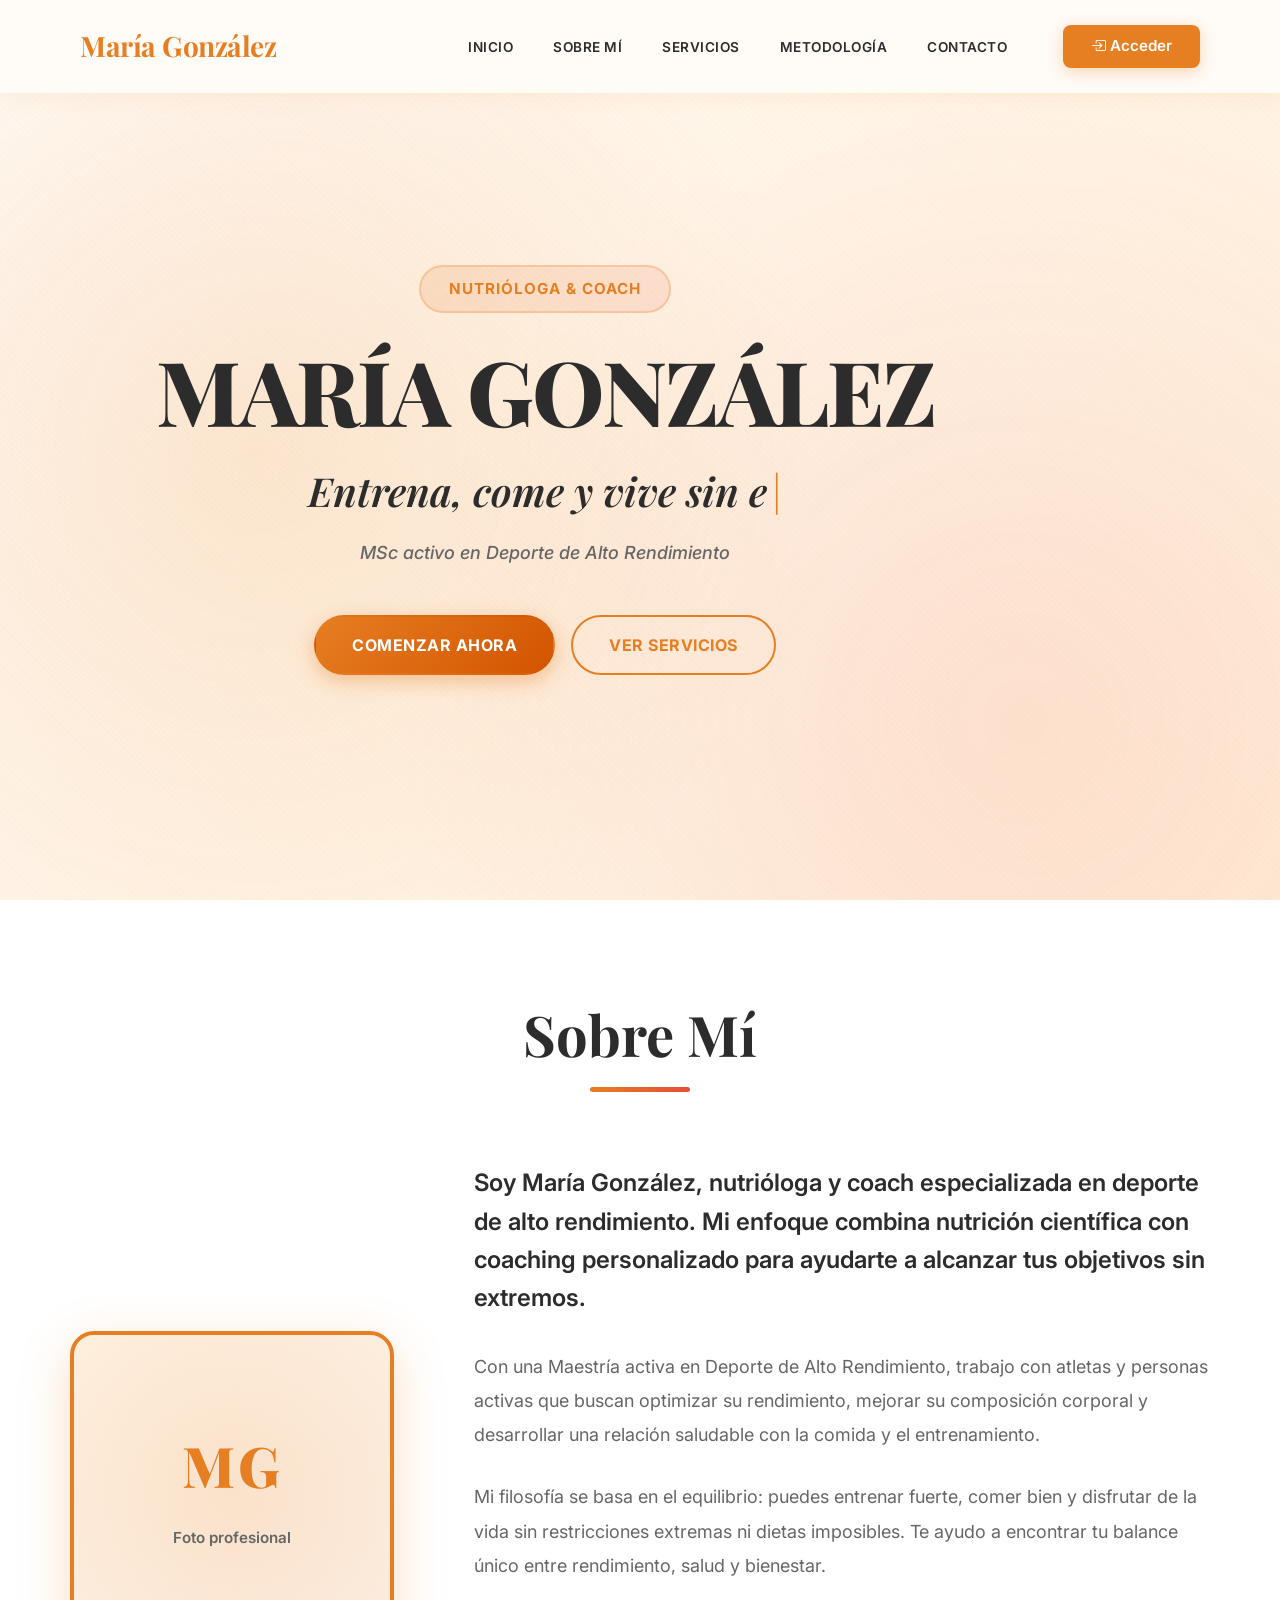
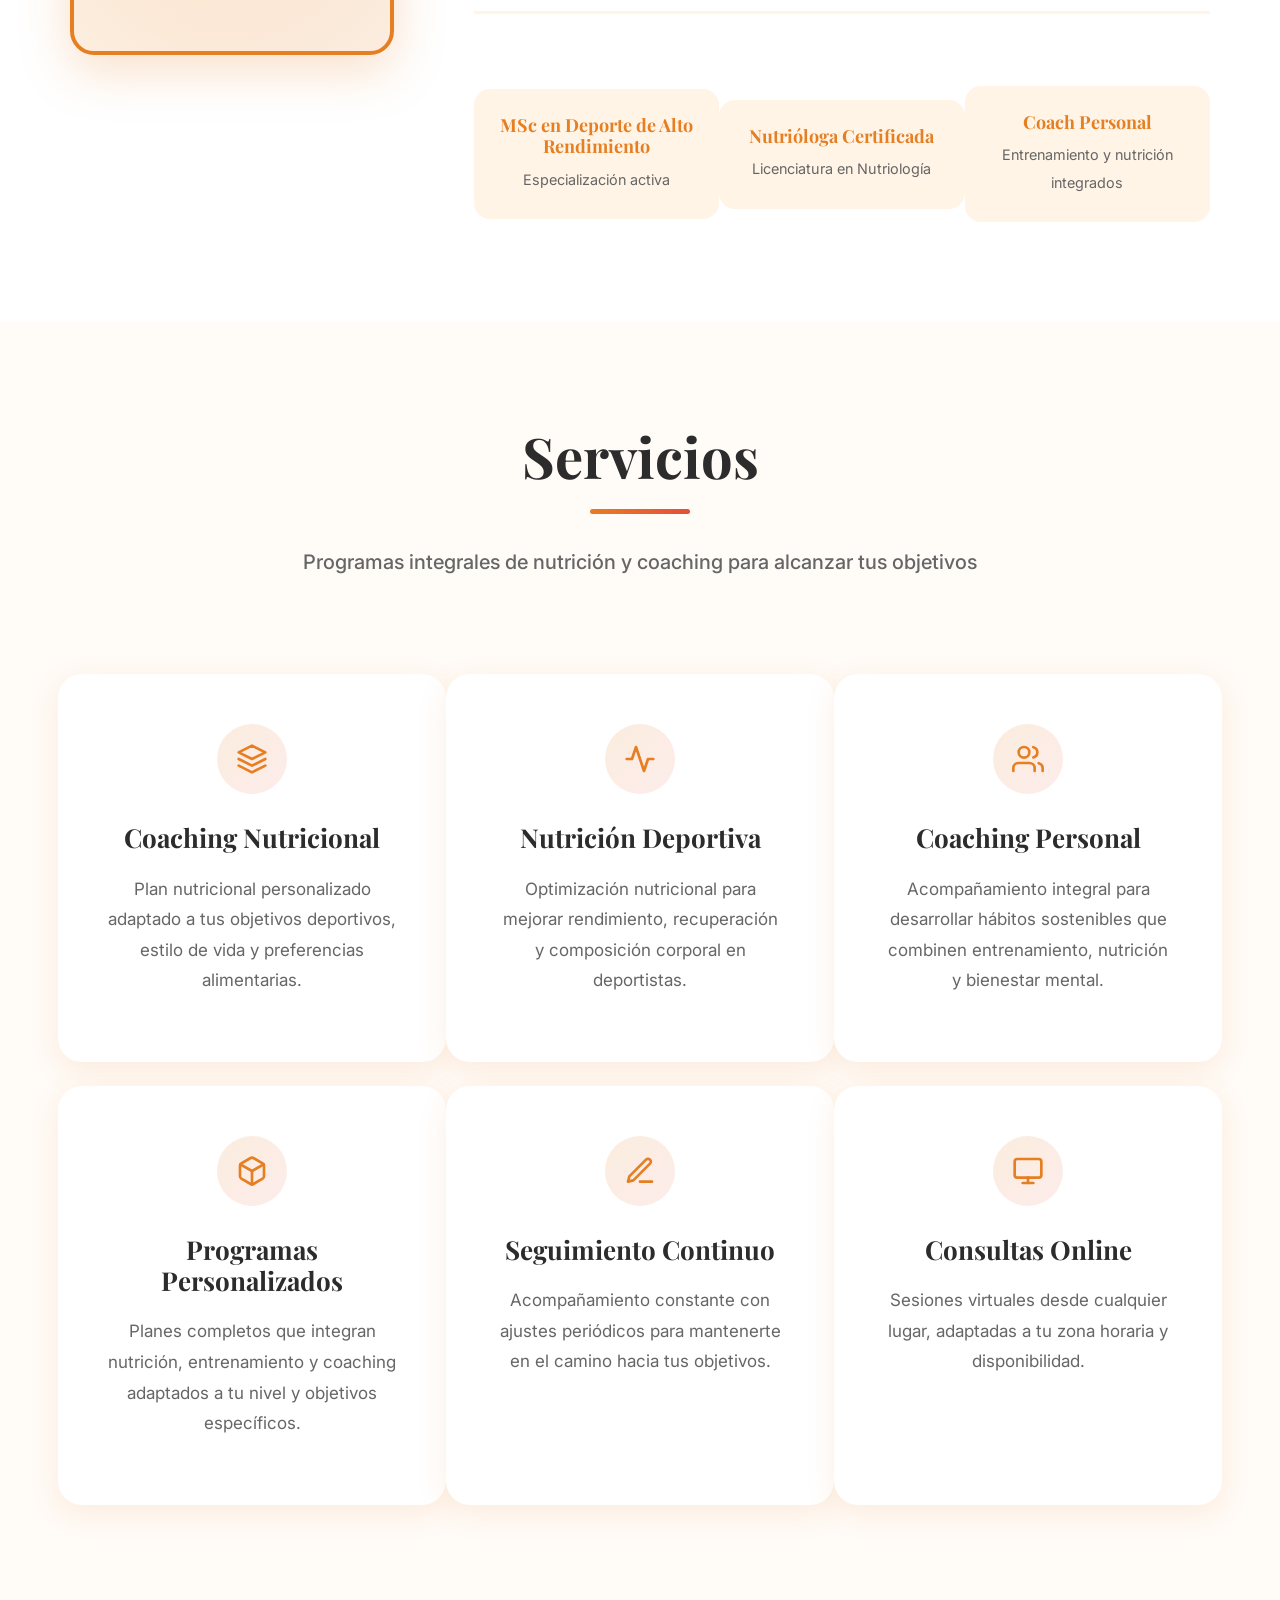
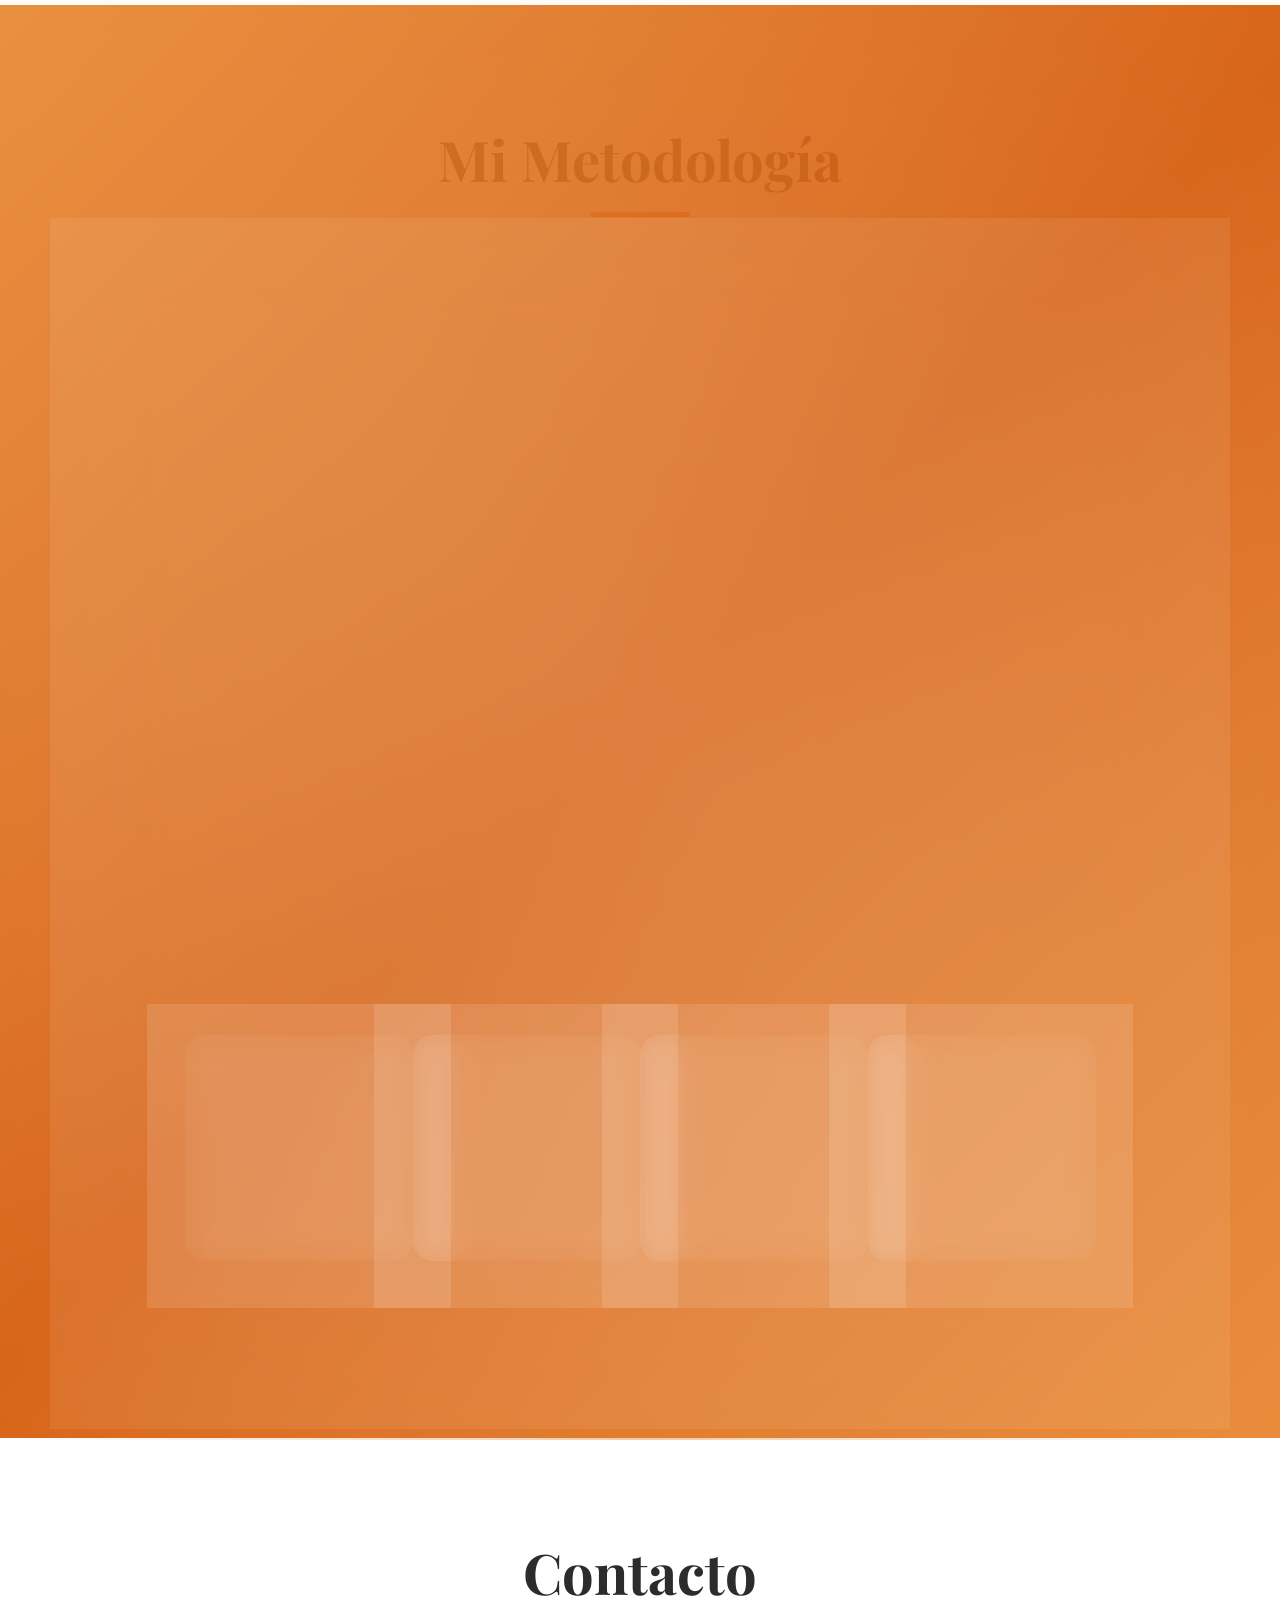
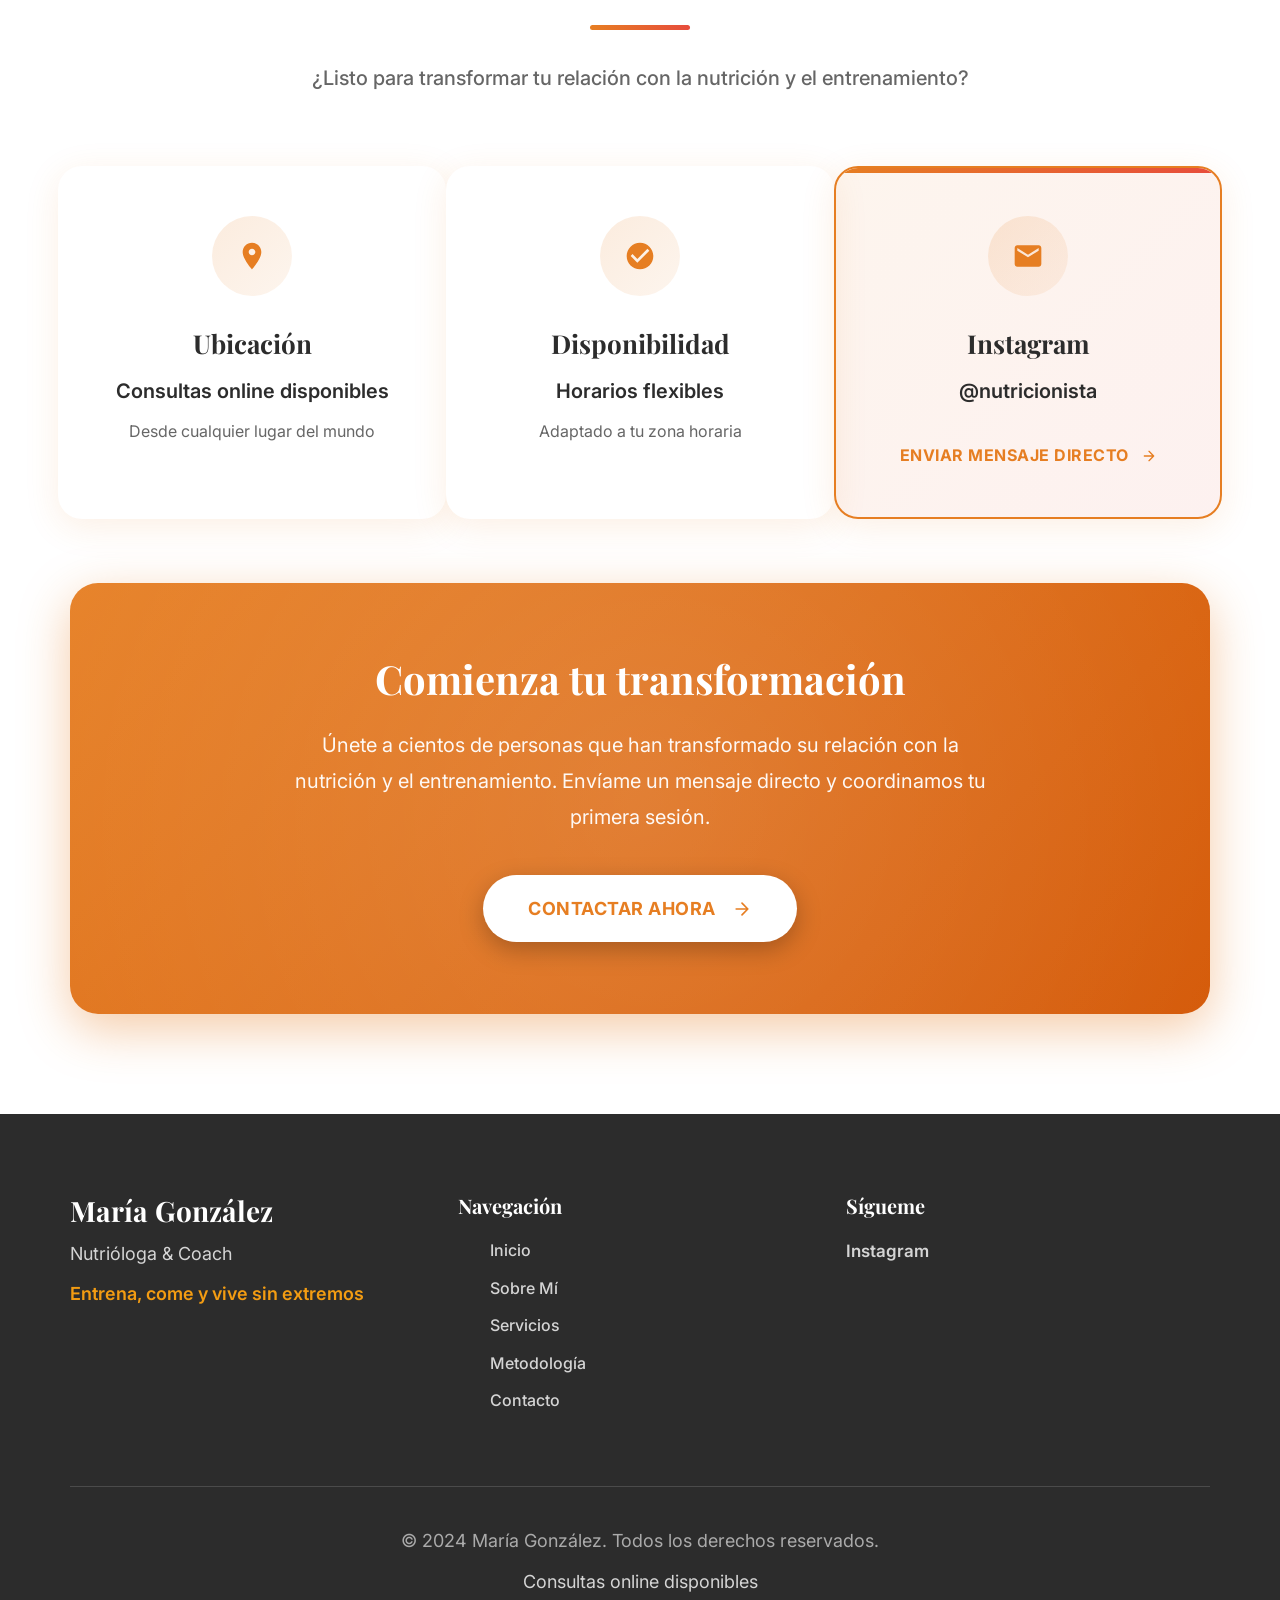
<file: demos/Maria-Gonzalez/index.html>
<!DOCTYPE html>
<html lang="es">
<head>
    <meta charset="UTF-8">
    <meta name="viewport" content="width=device-width, initial-scale=1.0">
    <meta name="description" content="María González - Nutrióloga & Coach. Entrena, come y vive sin extremos. Especialista en Deporte de Alto Rendimiento.">
    <title>María González - Nutrióloga & Coach</title>
    <link rel="icon" type="image/svg+xml" href="favicon.svg">
    <link rel="apple-touch-icon" href="favicon.svg">
    <meta name="theme-color" content="#E67E22">
    <link href="https://cdn.jsdelivr.net/npm/bootstrap@5.3.2/dist/css/bootstrap.min.css" rel="stylesheet" integrity="sha384-T3c6CoIi6uLrA9TneNEoa7RxnatzjcDSCmG1MXxSR1GAsXEV/Dwwykc2MPK8M2HN" crossorigin="anonymous">
    <link rel="stylesheet" href="https://cdn.jsdelivr.net/npm/bootstrap-icons@1.11.1/font/bootstrap-icons.css">
    <link rel="stylesheet" href="styles.css">
    <link rel="preconnect" href="https://fonts.googleapis.com">
    <link rel="preconnect" href="https://fonts.gstatic.com" crossorigin>
    <link href="https://fonts.googleapis.com/css2?family=Inter:wght@300;400;500;600;700;800&family=Playfair+Display:wght@400;500;600;700&display=swap" rel="stylesheet">
</head>
<body>
    <!-- Navigation -->
    <nav class="navbar">
        <div class="container">
            <div class="nav-wrapper">
                <div class="logo">María González</div>
                <button class="menu-toggle" id="menuToggle" aria-label="Toggle menu">
                    <span></span>
                    <span></span>
                    <span></span>
                </button>
                <ul class="nav-menu" id="navMenu">
                    <li><a href="#inicio">Inicio</a></li>
                    <li><a href="#sobre-mi">Sobre Mí</a></li>
                    <li><a href="#servicios">Servicios</a></li>
                    <li><a href="#metodologia">Metodología</a></li>
                    <li><a href="#contacto">Contacto</a></li>
                    <li><a href="/login" class="btn-nav-acceder"><i class="bi bi-box-arrow-in-right me-1"></i>Acceder</a></li>
                </ul>
            </div>
        </div>
    </nav>

    <!-- Hero Section -->
    <!-- 
    INSTRUCCIONES PARA AGREGAR IMÁGENES DE FONDO:
    
    1. HERO (Sección principal):
       - Nombre del archivo: 'hero-background.jpg'
       - Ubicación: Misma carpeta que index.html
       - Recomendación: Imagen de alguien haciendo ejercicios (gimnasio, entrenamiento, deporte)
       - Tamaño recomendado: 1920x1080px o mayor
       - Formato: JPG, PNG o WebP
       
    2. METODOLOGÍA:
       - Nombre del archivo: 'methodology-background.jpg'
       - Ubicación: Misma carpeta que index.html
       - Recomendación: Imagen de entrenamiento/deporte/coaching
       - Tamaño recomendado: 1920x1080px o mayor
       - Formato: JPG, PNG o WebP
       
    Las imágenes se ajustarán automáticamente y tendrán overlays para mantener la legibilidad del texto.
    Si no agregas las imágenes, se mostrará un gradiente de color como respaldo.
    -->
    <section id="inicio" class="hero">
        <div class="hero-background"></div>
        <div class="container">
            <div class="hero-content">
                <div class="hero-badge">
                    <span>Nutrióloga & Coach</span>
                </div>
                <h1 class="hero-title">María González</h1>
                <p class="hero-subtitle" id="typewriter"></p>
                <p class="hero-credentials">MSc activo en Deporte de Alto Rendimiento</p>
                <div class="hero-buttons d-flex flex-wrap gap-3 justify-content-center">
                    <a href="#contacto" class="btn btn-primary">Comenzar Ahora</a>
                    <a href="#servicios" class="btn btn-secondary">Ver Servicios</a>
                </div>
            </div>
        </div>
    </section>

    <!-- About Section -->
    <section id="sobre-mi" class="about">
        <div class="container">
            <div class="section-header">
                <h2 class="section-title">Sobre Mí</h2>
                <div class="title-underline"></div>
            </div>
            <div class="about-content">
                <div class="about-wrapper row g-5 align-items-center">
                    <div class="about-image col-lg-4 col-md-6">
                        <div class="image-placeholder">
                            <!-- Reemplazar con: <img src="ruta/a/foto-profesional.jpg" alt="María González - Nutrióloga & Coach"> -->
                            <span class="image-icon">MG</span>
                            <p class="image-text">Foto profesional</p>
                        </div>
                    </div>
                    <div class="about-text col-lg-8 col-md-6">
                        <p class="lead">Soy María González, nutrióloga y coach especializada en deporte de alto rendimiento. Mi enfoque combina nutrición científica con coaching personalizado para ayudarte a alcanzar tus objetivos sin extremos.</p>
                        <p>Con una Maestría activa en Deporte de Alto Rendimiento, trabajo con atletas y personas activas que buscan optimizar su rendimiento, mejorar su composición corporal y desarrollar una relación saludable con la comida y el entrenamiento.</p>
                        <p>Mi filosofía se basa en el equilibrio: puedes entrenar fuerte, comer bien y disfrutar de la vida sin restricciones extremas ni dietas imposibles. Te ayudo a encontrar tu balance único entre rendimiento, salud y bienestar.</p>
                        <div class="credentials row g-4">
                            <div class="credential-item col-md-4">
                                <h4>MSc en Deporte de Alto Rendimiento</h4>
                                <p>Especialización activa</p>
                            </div>
                            <div class="credential-item col-md-4">
                                <h4>Nutrióloga Certificada</h4>
                                <p>Licenciatura en Nutriología</p>
                            </div>
                            <div class="credential-item col-md-4">
                                <h4>Coach Personal</h4>
                                <p>Entrenamiento y nutrición integrados</p>
                            </div>
                        </div>
                    </div>
                </div>
            </div>
        </div>
    </section>

    <!-- Services Section -->
    <section id="servicios" class="services">
        <div class="container">
            <div class="section-header">
                <h2 class="section-title">Servicios</h2>
                <div class="title-underline"></div>
                <p class="section-subtitle">Programas integrales de nutrición y coaching para alcanzar tus objetivos</p>
            </div>
            <div class="services-grid row g-4">
                <div class="service-card col-lg-4 col-md-6">
                    <div class="service-icon">
                        <svg width="32" height="32" viewBox="0 0 24 24" fill="none" xmlns="http://www.w3.org/2000/svg">
                            <path d="M12 2L2 7l10 5 10-5-10-5zM2 17l10 5 10-5M2 12l10 5 10-5" stroke="currentColor" stroke-width="2" stroke-linecap="round" stroke-linejoin="round"/>
                        </svg>
                    </div>
                    <h3>Coaching Nutricional</h3>
                    <p>Plan nutricional personalizado adaptado a tus objetivos deportivos, estilo de vida y preferencias alimentarias.</p>
                </div>
                <div class="service-card col-lg-4 col-md-6">
                    <div class="service-icon">
                        <svg width="32" height="32" viewBox="0 0 24 24" fill="none" xmlns="http://www.w3.org/2000/svg">
                            <path d="M22 12h-4l-3 9L9 3l-3 9H2" stroke="currentColor" stroke-width="2" stroke-linecap="round" stroke-linejoin="round"/>
                        </svg>
                    </div>
                    <h3>Nutrición Deportiva</h3>
                    <p>Optimización nutricional para mejorar rendimiento, recuperación y composición corporal en deportistas.</p>
                </div>
                <div class="service-card col-lg-4 col-md-6">
                    <div class="service-icon">
                        <svg width="32" height="32" viewBox="0 0 24 24" fill="none" xmlns="http://www.w3.org/2000/svg">
                            <path d="M17 21v-2a4 4 0 0 0-4-4H5a4 4 0 0 0-4 4v2" stroke="currentColor" stroke-width="2" stroke-linecap="round" stroke-linejoin="round"/>
                            <circle cx="9" cy="7" r="4" stroke="currentColor" stroke-width="2" stroke-linecap="round" stroke-linejoin="round"/>
                            <path d="M23 21v-2a4 4 0 0 0-3-3.87M16 3.13a4 4 0 0 1 0 7.75" stroke="currentColor" stroke-width="2" stroke-linecap="round" stroke-linejoin="round"/>
                        </svg>
                    </div>
                    <h3>Coaching Personal</h3>
                    <p>Acompañamiento integral para desarrollar hábitos sostenibles que combinen entrenamiento, nutrición y bienestar mental.</p>
                </div>
                <div class="service-card col-lg-4 col-md-6">
                    <div class="service-icon">
                        <svg width="32" height="32" viewBox="0 0 24 24" fill="none" xmlns="http://www.w3.org/2000/svg">
                            <path d="M21 16V8a2 2 0 0 0-1-1.73l-7-4a2 2 0 0 0-2 0l-7 4A2 2 0 0 0 3 8v8a2 2 0 0 0 1 1.73l7 4a2 2 0 0 0 2 0l7-4A2 2 0 0 0 21 16z" stroke="currentColor" stroke-width="2" stroke-linecap="round" stroke-linejoin="round"/>
                            <polyline points="3.27 6.96 12 12.01 20.73 6.96" stroke="currentColor" stroke-width="2" stroke-linecap="round" stroke-linejoin="round"/>
                            <line x1="12" y1="22.08" x2="12" y2="12" stroke="currentColor" stroke-width="2" stroke-linecap="round" stroke-linejoin="round"/>
                        </svg>
                    </div>
                    <h3>Programas Personalizados</h3>
                    <p>Planes completos que integran nutrición, entrenamiento y coaching adaptados a tu nivel y objetivos específicos.</p>
                </div>
                <div class="service-card col-lg-4 col-md-6">
                    <div class="service-icon">
                        <svg width="32" height="32" viewBox="0 0 24 24" fill="none" xmlns="http://www.w3.org/2000/svg">
                            <path d="M12 20h9M16.5 3.5a2.121 2.121 0 0 1 3 3L7 19l-4 1 1-4L16.5 3.5z" stroke="currentColor" stroke-width="2" stroke-linecap="round" stroke-linejoin="round"/>
                        </svg>
                    </div>
                    <h3>Seguimiento Continuo</h3>
                    <p>Acompañamiento constante con ajustes periódicos para mantenerte en el camino hacia tus objetivos.</p>
                </div>
                <div class="service-card col-lg-4 col-md-6">
                    <div class="service-icon">
                        <svg width="32" height="32" viewBox="0 0 24 24" fill="none" xmlns="http://www.w3.org/2000/svg">
                            <rect x="2" y="3" width="20" height="14" rx="2" ry="2" stroke="currentColor" stroke-width="2" stroke-linecap="round" stroke-linejoin="round"/>
                            <line x1="8" y1="21" x2="16" y2="21" stroke="currentColor" stroke-width="2" stroke-linecap="round" stroke-linejoin="round"/>
                            <line x1="12" y1="17" x2="12" y2="21" stroke="currentColor" stroke-width="2" stroke-linecap="round" stroke-linejoin="round"/>
                        </svg>
                    </div>
                    <h3>Consultas Online</h3>
                    <p>Sesiones virtuales desde cualquier lugar, adaptadas a tu zona horaria y disponibilidad.</p>
                </div>
            </div>
        </div>
    </section>

    <!-- Methodology Section -->
    <section id="metodologia" class="methodology">
        <div class="methodology-background"></div>
        <div class="methodology-overlay"></div>
        <div class="container">
            <div class="section-header">
                <h2 class="section-title">Mi Metodología</h2>
                <div class="title-underline"></div>
            </div>
            <div class="methodology-content">
                <div class="methodology-text">
                    <h3>Entrena, come y vive sin extremos</h3>
                    <p>Mi enfoque se basa en la ciencia aplicada al mundo real. No creo en las dietas extremas, los entrenamientos agotadores ni los enfoques que no puedes sostener a largo plazo.</p>
                    <p>Como nutrióloga y coach, trabajo contigo para crear un plan que se adapte a tu vida real: tus horarios, tus gustos, tus objetivos y tu nivel de actividad. La clave está en encontrar el equilibrio perfecto entre rendimiento y sostenibilidad.</p>
                    <p>Con mi formación en Deporte de Alto Rendimiento, aplico los mismos principios científicos que uso con atletas de élite, pero adaptados a tu realidad. Porque todos merecemos un enfoque profesional, sin importar tu nivel de experiencia.</p>
                    <div class="methodology-principles row g-4">
                        <div class="principle col-lg-3 col-md-6">
                            <h4>Ciencia Aplicada</h4>
                            <p>Evidencia científica adaptada a tu realidad</p>
                        </div>
                        <div class="principle col-lg-3 col-md-6">
                            <h4>Equilibrio Real</h4>
                            <p>Sin extremos, sin restricciones imposibles</p>
                        </div>
                        <div class="principle col-lg-3 col-md-6">
                            <h4>Coaching Integral</h4>
                            <p>Nutrición, entrenamiento y mentalidad</p>
                        </div>
                        <div class="principle col-lg-3 col-md-6">
                            <h4>Sostenibilidad</h4>
                            <p>Hábitos que puedes mantener de por vida</p>
                        </div>
                    </div>
                </div>
            </div>
        </div>
    </section>

    <!-- Contact Section -->
    <section id="contacto" class="contact">
        <div class="container">
            <div class="section-header">
                <h2 class="section-title">Contacto</h2>
                <div class="title-underline"></div>
                <p class="section-subtitle">¿Listo para transformar tu relación con la nutrición y el entrenamiento?</p>
            </div>
            <div class="contact-content">
                <div class="contact-cards row g-4 mb-5">
                    <div class="contact-card col-lg-4 col-md-6">
                        <div class="contact-card-icon">
                            <svg width="32" height="32" viewBox="0 0 24 24" fill="none" xmlns="http://www.w3.org/2000/svg">
                                <path d="M12 2C8.13 2 5 5.13 5 9c0 5.25 7 13 7 13s7-7.75 7-13c0-3.87-3.13-7-7-7zm0 9.5c-1.38 0-2.5-1.12-2.5-2.5s1.12-2.5 2.5-2.5 2.5 1.12 2.5 2.5-1.12 2.5-2.5 2.5z" fill="currentColor"/>
                            </svg>
                        </div>
                        <h3>Ubicación</h3>
                        <p>Consultas online disponibles</p>
                        <span class="contact-card-subtitle">Desde cualquier lugar del mundo</span>
                    </div>
                    <div class="contact-card col-lg-4 col-md-6">
                        <div class="contact-card-icon">
                            <svg width="32" height="32" viewBox="0 0 24 24" fill="none" xmlns="http://www.w3.org/2000/svg">
                                <path d="M12 2C6.48 2 2 6.48 2 12s4.48 10 10 10 10-4.48 10-10S17.52 2 12 2zm-2 15l-5-5 1.41-1.41L10 14.17l7.59-7.59L19 8l-9 9z" fill="currentColor"/>
                            </svg>
                        </div>
                        <h3>Disponibilidad</h3>
                        <p>Horarios flexibles</p>
                        <span class="contact-card-subtitle">Adaptado a tu zona horaria</span>
                    </div>
                    <div class="contact-card featured col-lg-4 col-md-6">
                        <div class="contact-card-icon">
                            <svg width="32" height="32" viewBox="0 0 24 24" fill="none" xmlns="http://www.w3.org/2000/svg">
                                <path d="M20 4H4c-1.1 0-1.99.9-1.99 2L2 18c0 1.1.9 2 2 2h16c1.1 0 2-.9 2-2V6c0-1.1-.9-2-2-2zm0 4l-8 5-8-5V6l8 5 8-5v2z" fill="currentColor"/>
                            </svg>
                        </div>
                        <h3>Instagram</h3>
                        <p>@nutricionista</p>
                        <a href="#" class="contact-card-link">
                            Enviar mensaje directo
                            <svg width="16" height="16" viewBox="0 0 24 24" fill="none" xmlns="http://www.w3.org/2000/svg">
                                <path d="M5 12h14M12 5l7 7-7 7" stroke="currentColor" stroke-width="2" stroke-linecap="round" stroke-linejoin="round"/>
                            </svg>
                        </a>
                    </div>
                </div>
                <div class="contact-cta-wrapper">
                    <div class="contact-cta">
                        <div class="cta-content">
                            <h3>Comienza tu transformación</h3>
                            <p>Únete a cientos de personas que han transformado su relación con la nutrición y el entrenamiento. Envíame un mensaje directo y coordinamos tu primera sesión.</p>
                        </div>
                        <a href="#contacto" class="btn btn-primary btn-large btn-cta">
                            <span>Contactar ahora</span>
                            <svg width="20" height="20" viewBox="0 0 24 24" fill="none" xmlns="http://www.w3.org/2000/svg">
                                <path d="M5 12h14M12 5l7 7-7 7" stroke="currentColor" stroke-width="2" stroke-linecap="round" stroke-linejoin="round"/>
                            </svg>
                        </a>
                    </div>
                </div>
            </div>
        </div>
    </section>

    <!-- Footer -->
    <footer class="footer">
        <div class="container">
            <div class="footer-content row g-4">
                <div class="footer-brand col-lg-4 col-md-6">
                    <h3>María González</h3>
                    <p>Nutrióloga & Coach</p>
                    <p class="footer-tagline">Entrena, come y vive sin extremos</p>
                </div>
                <div class="footer-links col-lg-4 col-md-6">
                    <h4>Navegación</h4>
                    <ul>
                        <li><a href="#inicio">Inicio</a></li>
                        <li><a href="#sobre-mi">Sobre Mí</a></li>
                        <li><a href="#servicios">Servicios</a></li>
                        <li><a href="#metodologia">Metodología</a></li>
                        <li><a href="#contacto">Contacto</a></li>
                    </ul>
                </div>
                <div class="footer-social col-lg-4 col-md-12">
                    <h4>Sígueme</h4>
                    <a href="#" class="social-link">
                        Instagram
                    </a>
                </div>
            </div>
            <div class="footer-bottom">
                <p>&copy; 2024 María González. Todos los derechos reservados.</p>
                <p class="footer-location">Consultas online disponibles</p>
            </div>
        </div>
    </footer>

    <script src="https://cdn.jsdelivr.net/npm/bootstrap@5.3.2/dist/js/bootstrap.bundle.min.js" integrity="sha384-C6RzsynM9kWDrMNeT87bh95OGNyZPhcTNXj1NW7RuBCsyN/o0jlpcV8Qyq46cDfL" crossorigin="anonymous"></script>
    <script src="index.js"></script>
</body>
</html>
</file>
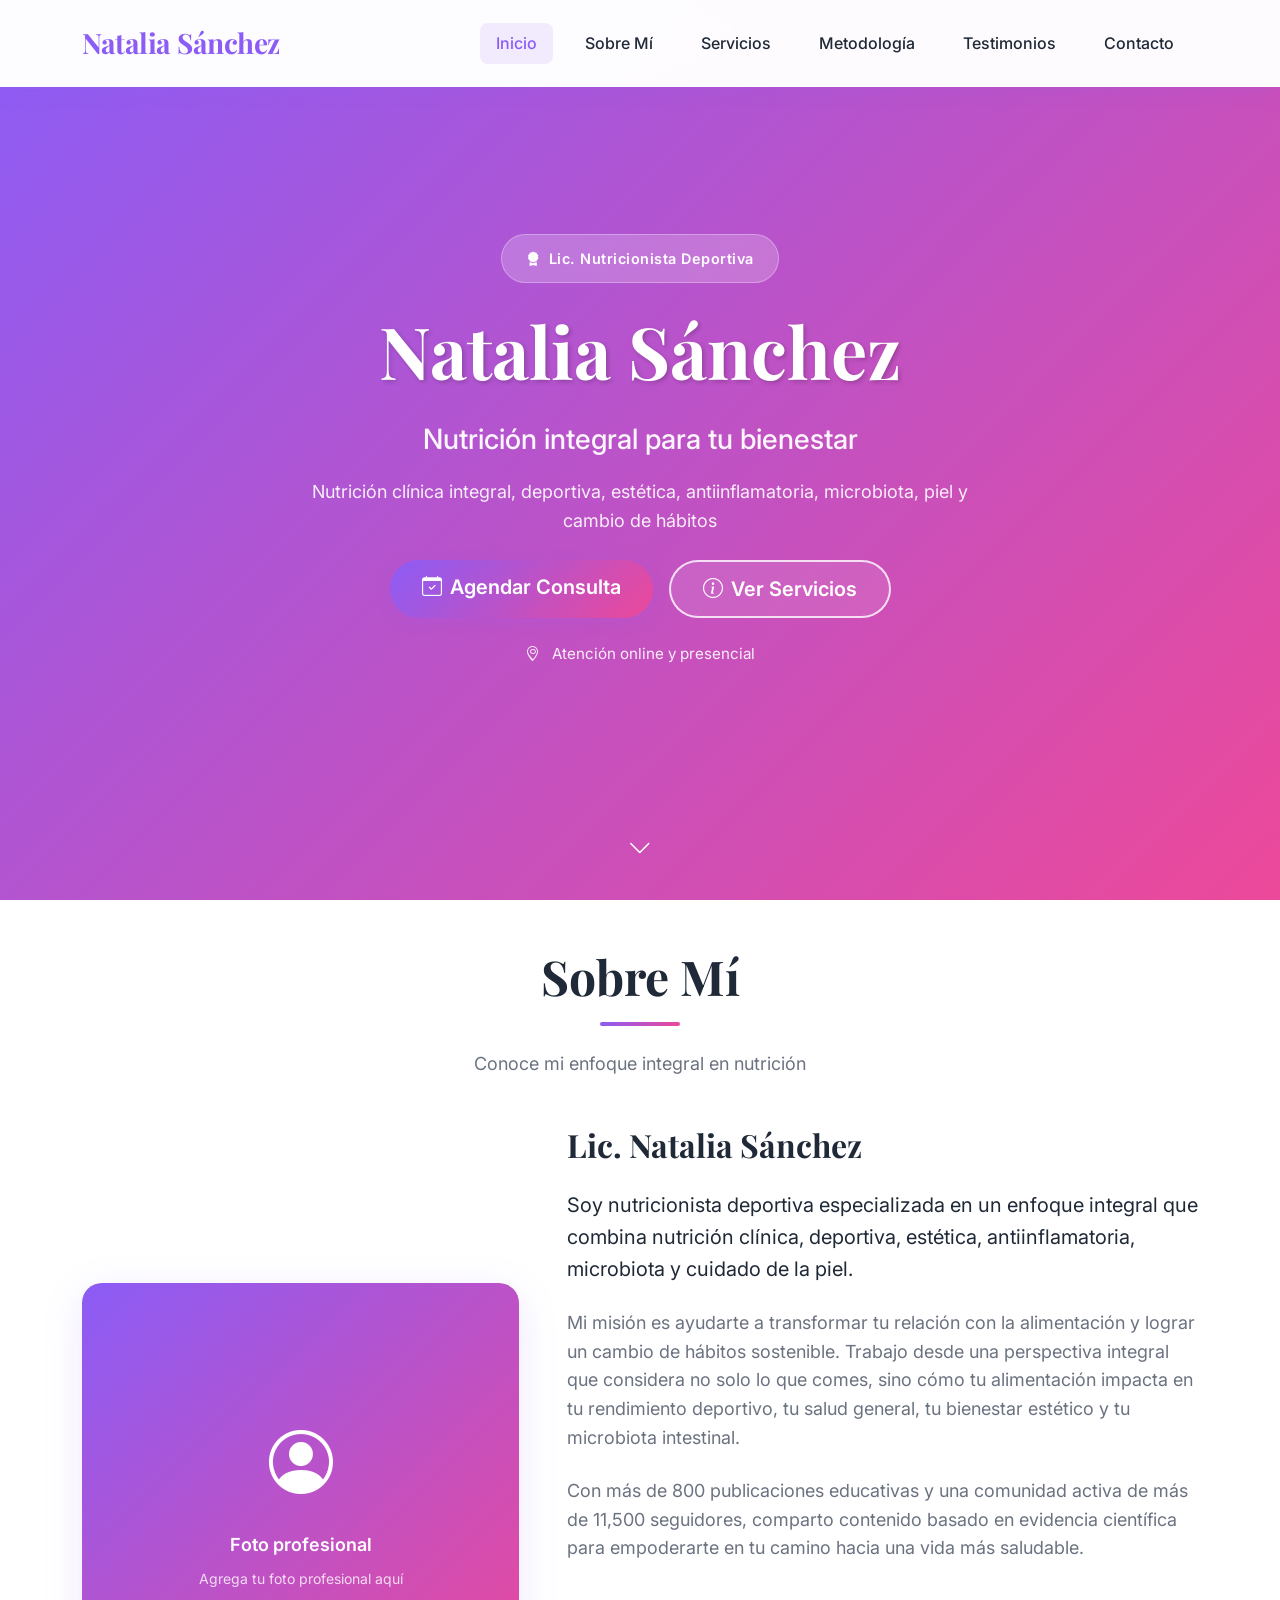
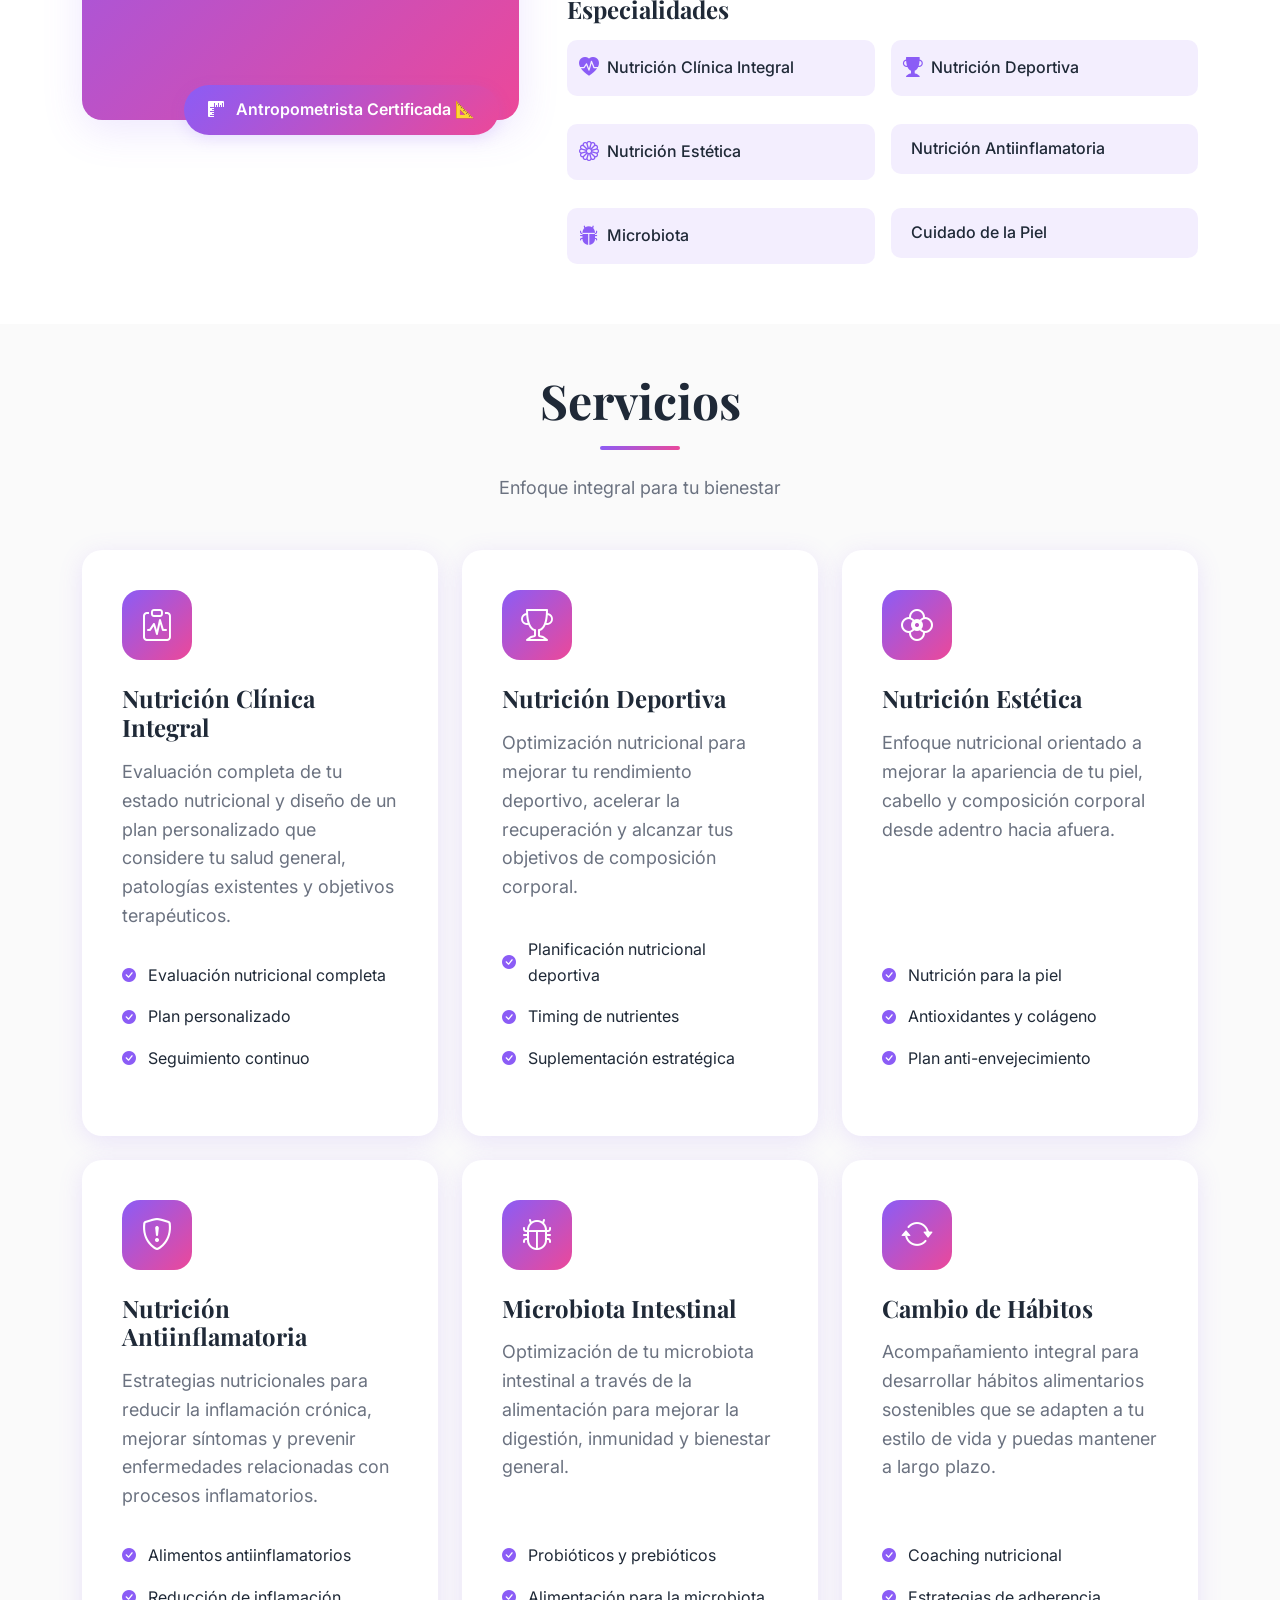
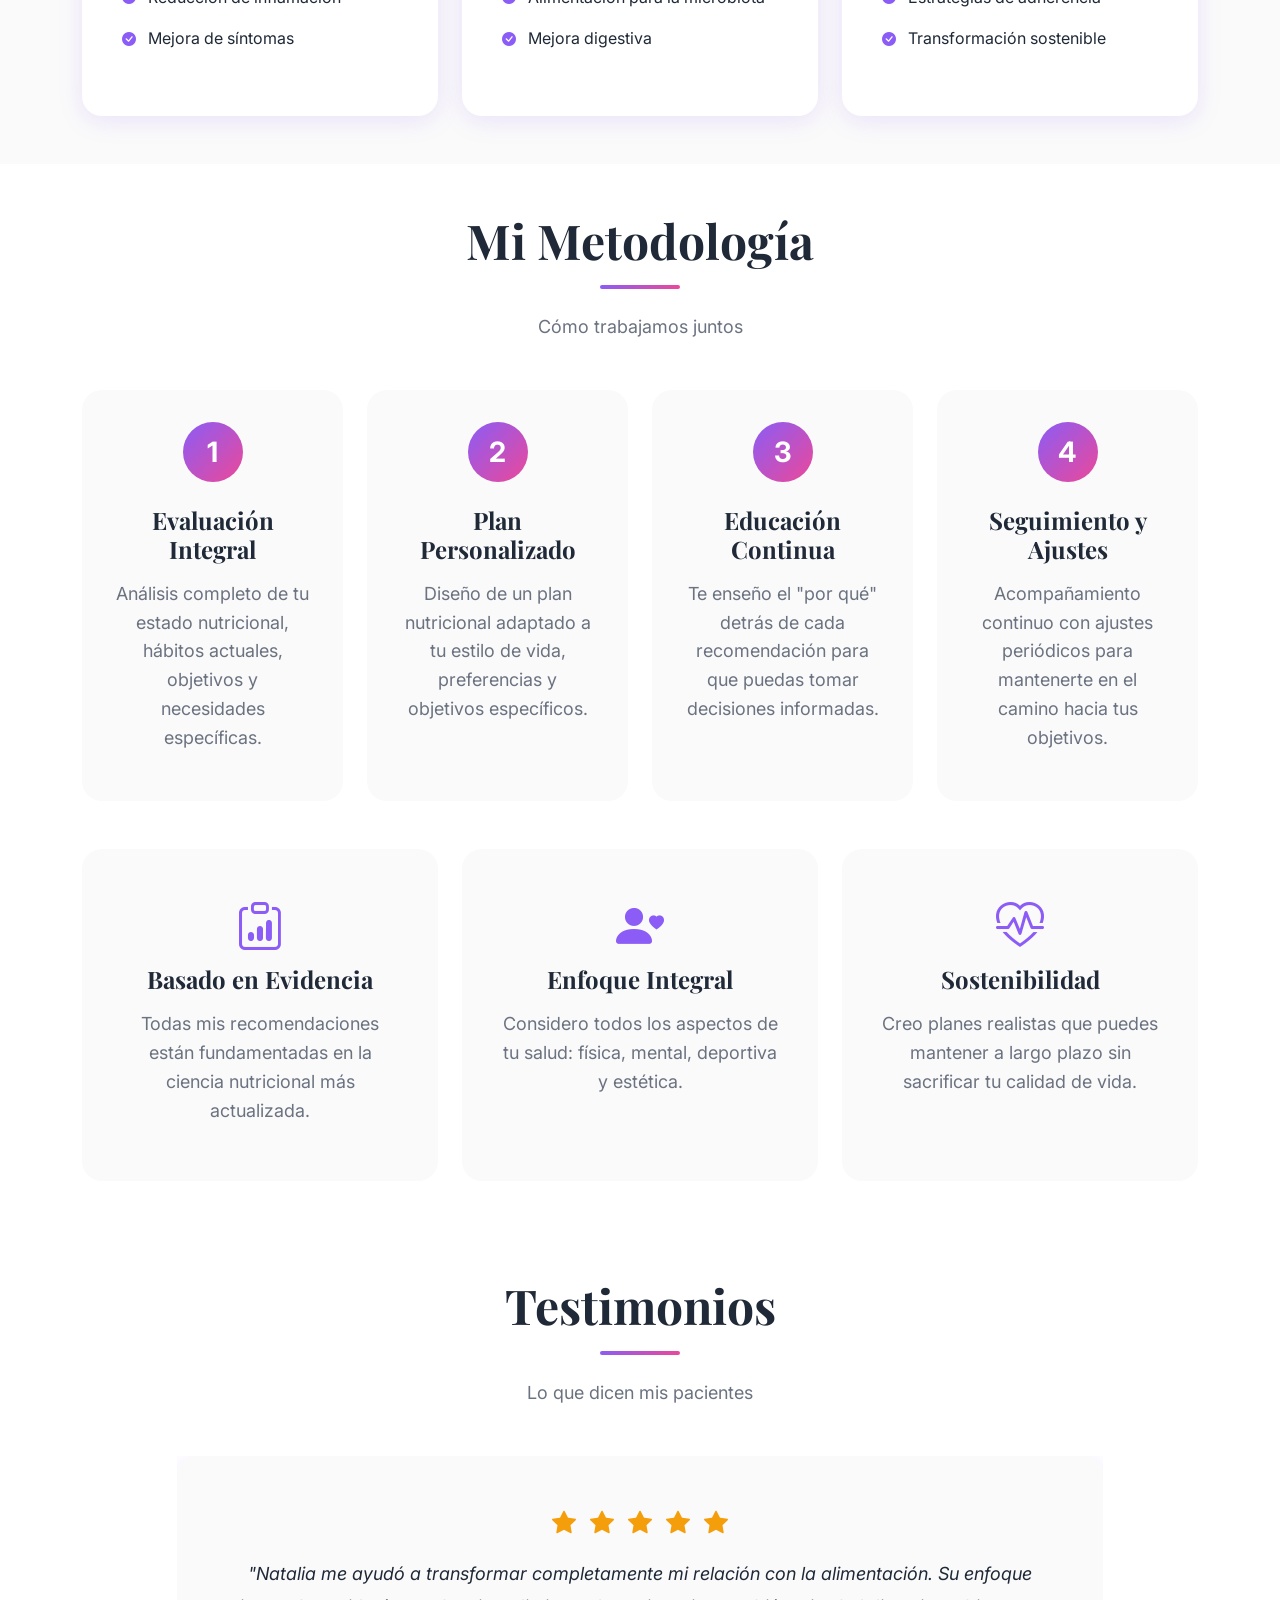
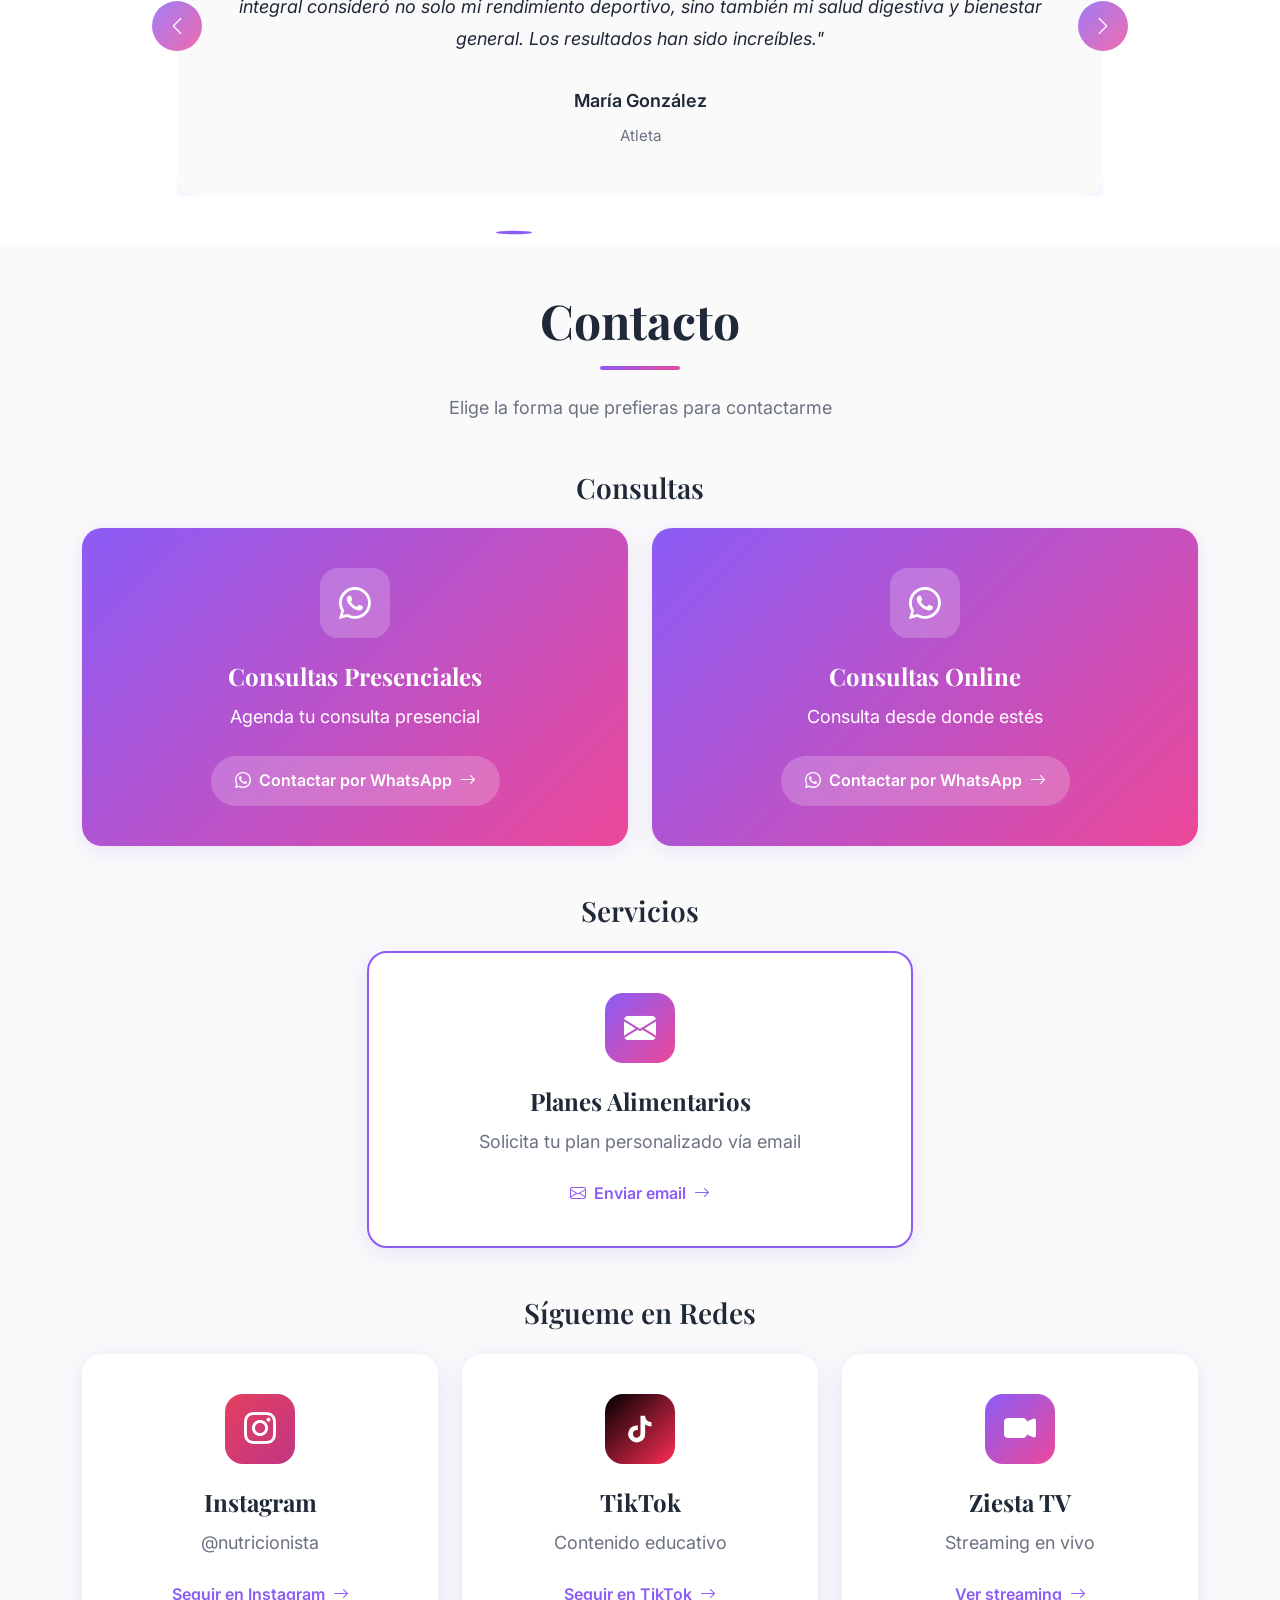
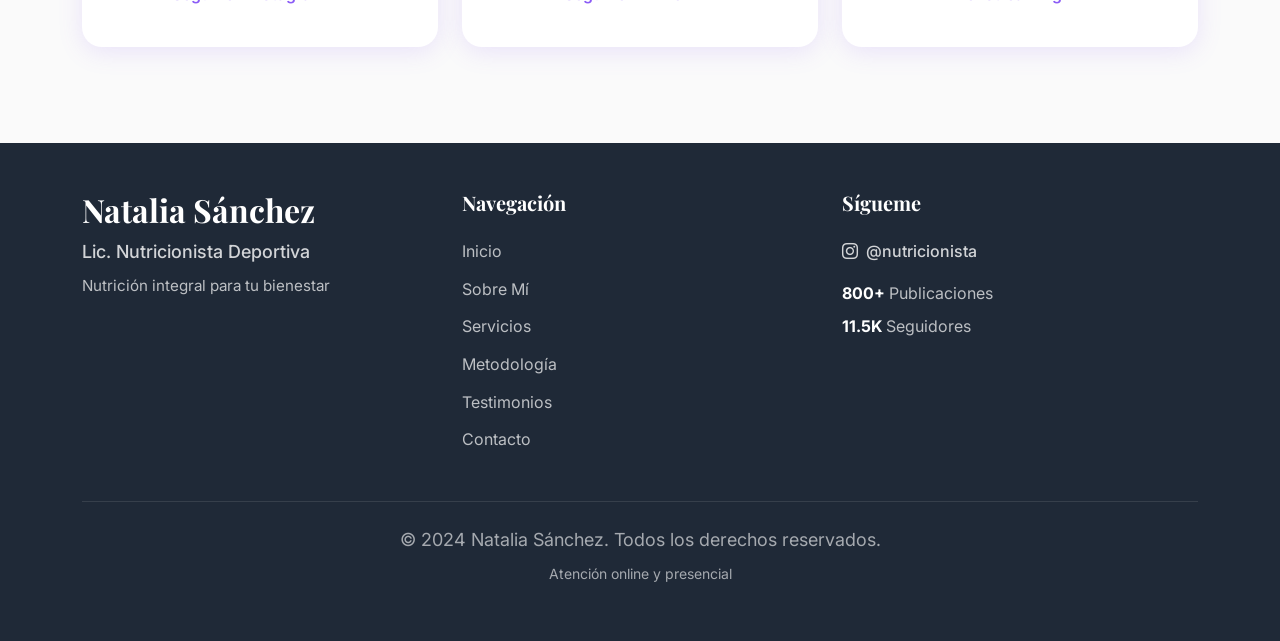
<file: demos/Natalia-Sanchez/index.html>
<!DOCTYPE html>
<html lang="es">
<head>
    <meta charset="UTF-8">
    <meta name="viewport" content="width=device-width, initial-scale=1.0">
    <meta name="description" content="Lic. Natalia Sánchez - Nutricionista Deportiva. Nutrición clínica integral, deportiva, estética, antiinflamatoria, microbiota y cambio de hábitos.">
    <title>Natalia Sánchez | Nutricionista Deportiva</title>
    <link rel="icon" type="image/svg+xml" href="favicon.svg">
    <link rel="apple-touch-icon" href="favicon.svg">
    <meta name="theme-color" content="#8B5CF6">
    <link href="https://cdn.jsdelivr.net/npm/bootstrap@5.3.2/dist/css/bootstrap.min.css" rel="stylesheet" integrity="sha384-T3c6CoIi6uLrA9TneNEoa7RxnatzjcDSCmG1MXxSR1GAsXEV/Dwwykc2MPK8M2HN" crossorigin="anonymous">
    <link rel="stylesheet" href="styles.css">
    <link rel="preconnect" href="https://fonts.googleapis.com">
    <link rel="preconnect" href="https://fonts.gstatic.com" crossorigin>
    <link href="https://fonts.googleapis.com/css2?family=Inter:wght@300;400;500;600;700;800&family=Playfair+Display:wght@400;500;600;700&display=swap" rel="stylesheet">
    <link rel="stylesheet" href="https://cdn.jsdelivr.net/npm/bootstrap-icons@1.11.1/font/bootstrap-icons.css">
</head>
<body>
    <!-- Navigation -->
    <nav class="navbar navbar-expand-lg fixed-top">
        <div class="container">
            <a class="navbar-brand" href="#inicio">Natalia Sánchez</a>
            <button class="navbar-toggler" type="button" data-bs-toggle="collapse" data-bs-target="#navbarNav" aria-controls="navbarNav" aria-expanded="false" aria-label="Toggle navigation">
                <span></span>
                <span></span>
                <span></span>
            </button>
            <div class="collapse navbar-collapse" id="navbarNav">
                <ul class="navbar-nav ms-auto">
                    <li class="nav-item">
                        <a class="nav-link" href="#inicio">Inicio</a>
                    </li>
                    <li class="nav-item">
                        <a class="nav-link" href="#sobre-mi">Sobre Mí</a>
                    </li>
                    <li class="nav-item">
                        <a class="nav-link" href="#servicios">Servicios</a>
                    </li>
                    <li class="nav-item">
                        <a class="nav-link" href="#metodologia">Metodología</a>
                    </li>
                    <li class="nav-item">
                        <a class="nav-link" href="#testimonios">Testimonios</a>
                    </li>
                    <li class="nav-item">
                        <a class="nav-link" href="#contacto">Contacto</a>
                    </li>
                </ul>
            </div>
        </div>
    </nav>

    <!-- Hero Section -->
    <section id="inicio" class="hero">
        <div class="hero-background"></div>
        <div class="hero-overlay"></div>
        <div class="container">
            <div class="row align-items-center min-vh-100">
                <div class="col-lg-8 mx-auto text-center">
                    <div class="hero-content">
                        <div class="hero-badge mb-4">
                            <span><i class="bi bi-award-fill me-2"></i>Lic. Nutricionista Deportiva</span>
                        </div>
                        <h1 class="hero-title mb-4">Natalia Sánchez</h1>
                        <p class="hero-subtitle mb-3">Nutrición integral para tu bienestar</p>
                        <p class="hero-description mb-4">
                            Nutrición clínica integral, deportiva, estética, antiinflamatoria, microbiota, piel y cambio de hábitos
                        </p>
                        <div class="hero-buttons d-flex flex-wrap gap-3 justify-content-center">
                            <a href="#contacto" class="btn btn-primary btn-lg">
                                <i class="bi bi-calendar-check me-2"></i>Agendar Consulta
                            </a>
                            <a href="#servicios" class="btn btn-outline-light btn-lg">
                                <i class="bi bi-info-circle me-2"></i>Ver Servicios
                            </a>
                        </div>
                        <div class="hero-location mt-4">
                            <i class="bi bi-geo-alt me-2"></i>
                            <span>Atención online y presencial</span>
                        </div>
                    </div>
                </div>
            </div>
        </div>
        <div class="scroll-indicator">
            <i class="bi bi-chevron-down"></i>
        </div>
    </section>

    <!-- About Section -->
    <section id="sobre-mi" class="about py-5">
        <div class="container">
            <div class="section-header text-center mb-5">
                <h2 class="section-title">Sobre Mí</h2>
                <div class="title-underline mx-auto"></div>
                <p class="section-subtitle mt-4">Conoce mi enfoque integral en nutrición</p>
            </div>
            <div class="row g-5 align-items-center">
                <div class="col-lg-5">
                    <div class="about-image-wrapper">
                        <div class="about-image">
                            <div class="image-placeholder">
                                <i class="bi bi-person-circle"></i>
                                <p>Foto profesional</p>
                                <small>Agrega tu foto profesional aquí</small>
                            </div>
                        </div>
                        <div class="about-badge">
                            <i class="bi bi-rulers me-2"></i>
                            <span>Antropometrista Certificada 📐</span>
                        </div>
                    </div>
                </div>
                <div class="col-lg-7">
                    <div class="about-content">
                        <h3 class="about-name mb-4">Lic. Natalia Sánchez</h3>
                        <p class="lead mb-4">
                            Soy nutricionista deportiva especializada en un enfoque integral que combina nutrición clínica, deportiva, estética, antiinflamatoria, microbiota y cuidado de la piel.
                        </p>
                        <p class="mb-4">
                            Mi misión es ayudarte a transformar tu relación con la alimentación y lograr un cambio de hábitos sostenible. Trabajo desde una perspectiva integral que considera no solo lo que comes, sino cómo tu alimentación impacta en tu rendimiento deportivo, tu salud general, tu bienestar estético y tu microbiota intestinal.
                        </p>
                        <p class="mb-4">
                            Con más de 800 publicaciones educativas y una comunidad activa de más de 11,500 seguidores, comparto contenido basado en evidencia científica para empoderarte en tu camino hacia una vida más saludable.
                        </p>
                        <div class="specialties">
                            <h4 class="mb-3">Especialidades</h4>
                            <div class="row g-3">
                                <div class="col-md-6">
                                    <div class="specialty-item">
                                        <i class="bi bi-heart-pulse-fill me-2"></i>
                                        <span>Nutrición Clínica Integral</span>
                                    </div>
                                </div>
                                <div class="col-md-6">
                                    <div class="specialty-item">
                                        <i class="bi bi-trophy-fill me-2"></i>
                                        <span>Nutrición Deportiva</span>
                                    </div>
                                </div>
                                <div class="col-md-6">
                                    <div class="specialty-item">
                                        <i class="bi bi-flower1 me-2"></i>
                                        <span>Nutrición Estética</span>
                                    </div>
                                </div>
                                <div class="col-md-6">
                                    <div class="specialty-item">
                                        <i class="bi bi-shield-check-fill me-2"></i>
                                        <span>Nutrición Antiinflamatoria</span>
                                    </div>
                                </div>
                                <div class="col-md-6">
                                    <div class="specialty-item">
                                        <i class="bi bi-bug-fill me-2"></i>
                                        <span>Microbiota</span>
                                    </div>
                                </div>
                                <div class="col-md-6">
                                    <div class="specialty-item">
                                        <i class="bi bi-skin me-2"></i>
                                        <span>Cuidado de la Piel</span>
                                    </div>
                                </div>
                            </div>
                        </div>
                    </div>
                </div>
            </div>
        </div>
    </section>

    <!-- Services Section -->
    <section id="servicios" class="services py-5">
        <div class="container">
            <div class="section-header text-center mb-5">
                <h2 class="section-title">Servicios</h2>
                <div class="title-underline mx-auto"></div>
                <p class="section-subtitle mt-4">Enfoque integral para tu bienestar</p>
            </div>
            <div class="row g-4">
                <div class="col-lg-4 col-md-6">
                    <div class="service-card">
                        <div class="service-icon">
                            <i class="bi bi-clipboard-pulse"></i>
                        </div>
                        <h3>Nutrición Clínica Integral</h3>
                        <p>Evaluación completa de tu estado nutricional y diseño de un plan personalizado que considere tu salud general, patologías existentes y objetivos terapéuticos.</p>
                        <ul class="service-features">
                            <li><i class="bi bi-check-circle-fill"></i> Evaluación nutricional completa</li>
                            <li><i class="bi bi-check-circle-fill"></i> Plan personalizado</li>
                            <li><i class="bi bi-check-circle-fill"></i> Seguimiento continuo</li>
                        </ul>
                    </div>
                </div>
                <div class="col-lg-4 col-md-6">
                    <div class="service-card">
                        <div class="service-icon">
                            <i class="bi bi-trophy"></i>
                        </div>
                        <h3>Nutrición Deportiva</h3>
                        <p>Optimización nutricional para mejorar tu rendimiento deportivo, acelerar la recuperación y alcanzar tus objetivos de composición corporal.</p>
                        <ul class="service-features">
                            <li><i class="bi bi-check-circle-fill"></i> Planificación nutricional deportiva</li>
                            <li><i class="bi bi-check-circle-fill"></i> Timing de nutrientes</li>
                            <li><i class="bi bi-check-circle-fill"></i> Suplementación estratégica</li>
                        </ul>
                    </div>
                </div>
                <div class="col-lg-4 col-md-6">
                    <div class="service-card">
                        <div class="service-icon">
                            <i class="bi bi-flower2"></i>
                        </div>
                        <h3>Nutrición Estética</h3>
                        <p>Enfoque nutricional orientado a mejorar la apariencia de tu piel, cabello y composición corporal desde adentro hacia afuera.</p>
                        <ul class="service-features">
                            <li><i class="bi bi-check-circle-fill"></i> Nutrición para la piel</li>
                            <li><i class="bi bi-check-circle-fill"></i> Antioxidantes y colágeno</li>
                            <li><i class="bi bi-check-circle-fill"></i> Plan anti-envejecimiento</li>
                        </ul>
                    </div>
                </div>
                <div class="col-lg-4 col-md-6">
                    <div class="service-card">
                        <div class="service-icon">
                            <i class="bi bi-shield-exclamation"></i>
                        </div>
                        <h3>Nutrición Antiinflamatoria</h3>
                        <p>Estrategias nutricionales para reducir la inflamación crónica, mejorar síntomas y prevenir enfermedades relacionadas con procesos inflamatorios.</p>
                        <ul class="service-features">
                            <li><i class="bi bi-check-circle-fill"></i> Alimentos antiinflamatorios</li>
                            <li><i class="bi bi-check-circle-fill"></i> Reducción de inflamación</li>
                            <li><i class="bi bi-check-circle-fill"></i> Mejora de síntomas</li>
                        </ul>
                    </div>
                </div>
                <div class="col-lg-4 col-md-6">
                    <div class="service-card">
                        <div class="service-icon">
                            <i class="bi bi-bug"></i>
                        </div>
                        <h3>Microbiota Intestinal</h3>
                        <p>Optimización de tu microbiota intestinal a través de la alimentación para mejorar la digestión, inmunidad y bienestar general.</p>
                        <ul class="service-features">
                            <li><i class="bi bi-check-circle-fill"></i> Probióticos y prebióticos</li>
                            <li><i class="bi bi-check-circle-fill"></i> Alimentación para la microbiota</li>
                            <li><i class="bi bi-check-circle-fill"></i> Mejora digestiva</li>
                        </ul>
                    </div>
                </div>
                <div class="col-lg-4 col-md-6">
                    <div class="service-card">
                        <div class="service-icon">
                            <i class="bi bi-arrow-repeat"></i>
                        </div>
                        <h3>Cambio de Hábitos</h3>
                        <p>Acompañamiento integral para desarrollar hábitos alimentarios sostenibles que se adapten a tu estilo de vida y puedas mantener a largo plazo.</p>
                        <ul class="service-features">
                            <li><i class="bi bi-check-circle-fill"></i> Coaching nutricional</li>
                            <li><i class="bi bi-check-circle-fill"></i> Estrategias de adherencia</li>
                            <li><i class="bi bi-check-circle-fill"></i> Transformación sostenible</li>
                        </ul>
                    </div>
                </div>
            </div>
        </div>
    </section>

    <!-- Methodology Section -->
    <section id="metodologia" class="methodology py-5">
        <div class="container">
            <div class="section-header text-center mb-5">
                <h2 class="section-title">Mi Metodología</h2>
                <div class="title-underline mx-auto"></div>
                <p class="section-subtitle mt-4">Cómo trabajamos juntos</p>
            </div>
            <div class="row g-4">
                <div class="col-lg-3 col-md-6">
                    <div class="method-step">
                        <div class="step-number">1</div>
                        <h4>Evaluación Integral</h4>
                        <p>Análisis completo de tu estado nutricional, hábitos actuales, objetivos y necesidades específicas.</p>
                    </div>
                </div>
                <div class="col-lg-3 col-md-6">
                    <div class="method-step">
                        <div class="step-number">2</div>
                        <h4>Plan Personalizado</h4>
                        <p>Diseño de un plan nutricional adaptado a tu estilo de vida, preferencias y objetivos específicos.</p>
                    </div>
                </div>
                <div class="col-lg-3 col-md-6">
                    <div class="method-step">
                        <div class="step-number">3</div>
                        <h4>Educación Continua</h4>
                        <p>Te enseño el "por qué" detrás de cada recomendación para que puedas tomar decisiones informadas.</p>
                    </div>
                </div>
                <div class="col-lg-3 col-md-6">
                    <div class="method-step">
                        <div class="step-number">4</div>
                        <h4>Seguimiento y Ajustes</h4>
                        <p>Acompañamiento continuo con ajustes periódicos para mantenerte en el camino hacia tus objetivos.</p>
                    </div>
                </div>
            </div>
            <div class="methodology-principles mt-5">
                <div class="row g-4">
                    <div class="col-lg-4">
                        <div class="principle-card">
                            <i class="bi bi-clipboard-data"></i>
                            <h4>Basado en Evidencia</h4>
                            <p>Todas mis recomendaciones están fundamentadas en la ciencia nutricional más actualizada.</p>
                        </div>
                    </div>
                    <div class="col-lg-4">
                        <div class="principle-card">
                            <i class="bi bi-person-heart"></i>
                            <h4>Enfoque Integral</h4>
                            <p>Considero todos los aspectos de tu salud: física, mental, deportiva y estética.</p>
                        </div>
                    </div>
                    <div class="col-lg-4">
                        <div class="principle-card">
                            <i class="bi bi-heart-pulse"></i>
                            <h4>Sostenibilidad</h4>
                            <p>Creo planes realistas que puedes mantener a largo plazo sin sacrificar tu calidad de vida.</p>
                        </div>
                    </div>
                </div>
            </div>
        </div>
    </section>

    <!-- Testimonials Section -->
    <section id="testimonios" class="testimonials py-5">
        <div class="container">
            <div class="section-header text-center mb-5">
                <h2 class="section-title">Testimonios</h2>
                <div class="title-underline mx-auto"></div>
                <p class="section-subtitle mt-4">Lo que dicen mis pacientes</p>
            </div>
            <div class="row">
                <div class="col-lg-10 mx-auto">
                    <div id="testimonialsCarousel" class="carousel slide" data-bs-ride="carousel" data-bs-interval="5000">
                        <div class="carousel-indicators">
                            <button type="button" data-bs-target="#testimonialsCarousel" data-bs-slide-to="0" class="active" aria-current="true" aria-label="Slide 1"></button>
                            <button type="button" data-bs-target="#testimonialsCarousel" data-bs-slide-to="1" aria-label="Slide 2"></button>
                            <button type="button" data-bs-target="#testimonialsCarousel" data-bs-slide-to="2" aria-label="Slide 3"></button>
                            <button type="button" data-bs-target="#testimonialsCarousel" data-bs-slide-to="3" aria-label="Slide 4"></button>
                            <button type="button" data-bs-target="#testimonialsCarousel" data-bs-slide-to="4" aria-label="Slide 5"></button>
                            <button type="button" data-bs-target="#testimonialsCarousel" data-bs-slide-to="5" aria-label="Slide 6"></button>
                            <button type="button" data-bs-target="#testimonialsCarousel" data-bs-slide-to="6" aria-label="Slide 7"></button>
                            <button type="button" data-bs-target="#testimonialsCarousel" data-bs-slide-to="7" aria-label="Slide 8"></button>
                        </div>
                        <div class="carousel-inner">
                            <div class="carousel-item active">
                                <div class="testimonial-card">
                                    <div class="testimonial-stars mb-3">
                                        <i class="bi bi-star-fill"></i>
                                        <i class="bi bi-star-fill"></i>
                                        <i class="bi bi-star-fill"></i>
                                        <i class="bi bi-star-fill"></i>
                                        <i class="bi bi-star-fill"></i>
                                    </div>
                                    <p class="testimonial-text">"Natalia me ayudó a transformar completamente mi relación con la alimentación. Su enfoque integral consideró no solo mi rendimiento deportivo, sino también mi salud digestiva y bienestar general. Los resultados han sido increíbles."</p>
                                    <div class="testimonial-author">
                                        <strong>María González</strong>
                                        <span>Atleta</span>
                                    </div>
                                </div>
                            </div>
                            <div class="carousel-item">
                                <div class="testimonial-card">
                                    <div class="testimonial-stars mb-3">
                                        <i class="bi bi-star-fill"></i>
                                        <i class="bi bi-star-fill"></i>
                                        <i class="bi bi-star-fill"></i>
                                        <i class="bi bi-star-fill"></i>
                                        <i class="bi bi-star-fill"></i>
                                    </div>
                                    <p class="testimonial-text">"Después de años luchando con problemas digestivos, encontré en Natalia una profesional que realmente entiende la conexión entre alimentación, microbiota y salud. Su plan personalizado cambió mi vida."</p>
                                    <div class="testimonial-author">
                                        <strong>Carlos Rodríguez</strong>
                                        <span>Paciente</span>
                                    </div>
                                </div>
                            </div>
                            <div class="carousel-item">
                                <div class="testimonial-card">
                                    <div class="testimonial-stars mb-3">
                                        <i class="bi bi-star-fill"></i>
                                        <i class="bi bi-star-fill"></i>
                                        <i class="bi bi-star-fill"></i>
                                        <i class="bi bi-star-fill"></i>
                                        <i class="bi bi-star-fill"></i>
                                    </div>
                                    <p class="testimonial-text">"La mejor inversión en mi salud. Natalia combina ciencia y empatía de una manera única. Me enseñó a comer de forma inteligente sin renunciar al placer. Mi energía y rendimiento mejoraron significativamente."</p>
                                    <div class="testimonial-author">
                                        <strong>Ana Martínez</strong>
                                        <span>Deportista</span>
                                    </div>
                                </div>
                            </div>
                            <div class="carousel-item">
                                <div class="testimonial-card">
                                    <div class="testimonial-stars mb-3">
                                        <i class="bi bi-star-fill"></i>
                                        <i class="bi bi-star-fill"></i>
                                        <i class="bi bi-star-fill"></i>
                                        <i class="bi bi-star-fill"></i>
                                        <i class="bi bi-star-fill"></i>
                                    </div>
                                    <p class="testimonial-text">"Su enfoque en nutrición antiinflamatoria fue clave para reducir mis dolores articulares. Natalia es muy profesional, se toma el tiempo de explicar todo y el seguimiento es excelente. La recomiendo 100%."</p>
                                    <div class="testimonial-author">
                                        <strong>Laura Fernández</strong>
                                        <span>Paciente</span>
                                    </div>
                                </div>
                            </div>
                            <div class="carousel-item">
                                <div class="testimonial-card">
                                    <div class="testimonial-stars mb-3">
                                        <i class="bi bi-star-fill"></i>
                                        <i class="bi bi-star-fill"></i>
                                        <i class="bi bi-star-fill"></i>
                                        <i class="bi bi-star-fill"></i>
                                        <i class="bi bi-star-fill"></i>
                                    </div>
                                    <p class="testimonial-text">"Como deportista de alto rendimiento, necesitaba un plan nutricional que optimizara mi rendimiento. Natalia diseñó un plan perfecto que me ayudó a alcanzar mis objetivos de composición corporal y mejorar mis marcas."</p>
                                    <div class="testimonial-author">
                                        <strong>Diego Sánchez</strong>
                                        <span>Atleta profesional</span>
                                    </div>
                                </div>
                            </div>
                            <div class="carousel-item">
                                <div class="testimonial-card">
                                    <div class="testimonial-stars mb-3">
                                        <i class="bi bi-star-fill"></i>
                                        <i class="bi bi-star-fill"></i>
                                        <i class="bi bi-star-fill"></i>
                                        <i class="bi bi-star-fill"></i>
                                        <i class="bi bi-star-fill"></i>
                                    </div>
                                    <p class="testimonial-text">"Natalia me ayudó a entender cómo la alimentación afecta mi piel. Su enfoque en nutrición estética fue revelador. No solo mejoré mi salud, sino que también noté cambios positivos en mi apariencia."</p>
                                    <div class="testimonial-author">
                                        <strong>Sofía López</strong>
                                        <span>Paciente</span>
                                    </div>
                                </div>
                            </div>
                            <div class="carousel-item">
                                <div class="testimonial-card">
                                    <div class="testimonial-stars mb-3">
                                        <i class="bi bi-star-fill"></i>
                                        <i class="bi bi-star-fill"></i>
                                        <i class="bi bi-star-fill"></i>
                                        <i class="bi bi-star-fill"></i>
                                        <i class="bi bi-star-fill"></i>
                                    </div>
                                    <p class="testimonial-text">"El cambio de hábitos que logré con Natalia fue increíble. Su acompañamiento constante y su metodología me permitieron desarrollar una relación saludable con la comida. Ya no me siento restringida, me siento empoderada."</p>
                                    <div class="testimonial-author">
                                        <strong>Patricia Ruiz</strong>
                                        <span>Paciente</span>
                                    </div>
                                </div>
                            </div>
                            <div class="carousel-item">
                                <div class="testimonial-card">
                                    <div class="testimonial-stars mb-3">
                                        <i class="bi bi-star-fill"></i>
                                        <i class="bi bi-star-fill"></i>
                                        <i class="bi bi-star-fill"></i>
                                        <i class="bi bi-star-fill"></i>
                                        <i class="bi bi-star-fill"></i>
                                    </div>
                                    <p class="testimonial-text">"Natalia es excepcional. Su conocimiento en nutrición deportiva y su capacidad para crear planes personalizados me ayudaron a superar una meseta que tenía desde hace meses. Ahora me siento más fuerte y con más energía que nunca."</p>
                                    <div class="testimonial-author">
                                        <strong>Roberto Torres</strong>
                                        <span>Deportista</span>
                                    </div>
                                </div>
                            </div>
                        </div>
                        <button class="carousel-control-prev" type="button" data-bs-target="#testimonialsCarousel" data-bs-slide="prev">
                            <span class="carousel-control-prev-icon" aria-hidden="true"></span>
                            <span class="visually-hidden">Anterior</span>
                        </button>
                        <button class="carousel-control-next" type="button" data-bs-target="#testimonialsCarousel" data-bs-slide="next">
                            <span class="carousel-control-next-icon" aria-hidden="true"></span>
                            <span class="visually-hidden">Siguiente</span>
                        </button>
                    </div>
                </div>
            </div>
        </div>
    </section>

    <!-- Contact Section -->
    <!-- 
    INSTRUCCIONES PARA CONFIGURAR LOS ENLACES:
    
    1. WhatsApp Consultas Presenciales:
       - Abre el archivo index.js
       - Busca la línea con 'whatsappPresencial'
       - Reemplaza '549XXXXXXXXXX' con el número de WhatsApp (formato: código país + número sin + ni espacios)
       - Ejemplo: Si el número es +54 9 11 1234-5678, usa: 5491112345678
    
    2. WhatsApp Consultas Online:
       - Busca la línea con 'whatsappOnline'
       - Reemplaza '549XXXXXXXXXX' con el número de WhatsApp para consultas online
    
    3. Email Planes Alimentarios:
       - Busca la línea con 'emailPlanes'
       - Reemplaza 'contacto@vipnutricion.com' con el email real
    
    4. TikTok:
       - Busca la línea con 'tiktokLink'
       - Reemplaza la URL con el perfil real de TikTok
    
    5. Ziesta TV:
       - Busca la línea con 'ziestaLink'
       - Reemplaza la URL con el enlace real de Ziesta TV
    -->
    <section id="contacto" class="contact py-5">
        <div class="container">
            <div class="section-header text-center mb-5">
                <h2 class="section-title">Contacto</h2>
                <div class="title-underline mx-auto"></div>
                <p class="section-subtitle mt-4">Elige la forma que prefieras para contactarme</p>
            </div>
            
            <!-- Consultas Section -->
            <div class="contact-section mb-5">
                <h3 class="contact-section-title text-center mb-4">Consultas</h3>
                <div class="row g-4">
                    <div class="col-lg-6 col-md-6">
                        <div class="contact-card featured whatsapp-presencial">
                            <div class="contact-icon">
                                <i class="bi bi-whatsapp"></i>
                            </div>
                            <h4>Consultas Presenciales</h4>
                            <p>Agenda tu consulta presencial</p>
                            <a href="#" class="contact-link btn-whatsapp" id="whatsappPresencial">
                                <i class="bi bi-whatsapp me-2"></i>Contactar por WhatsApp
                                <i class="bi bi-arrow-right ms-2"></i>
                            </a>
                        </div>
                    </div>
                    <div class="col-lg-6 col-md-6">
                        <div class="contact-card featured whatsapp-online">
                            <div class="contact-icon">
                                <i class="bi bi-whatsapp"></i>
                            </div>
                            <h4>Consultas Online</h4>
                            <p>Consulta desde donde estés</p>
                            <a href="#" class="contact-link btn-whatsapp" id="whatsappOnline">
                                <i class="bi bi-whatsapp me-2"></i>Contactar por WhatsApp
                                <i class="bi bi-arrow-right ms-2"></i>
                            </a>
                        </div>
                    </div>
                </div>
            </div>

            <!-- Servicios Section -->
            <div class="contact-section mb-5">
                <h3 class="contact-section-title text-center mb-4">Servicios</h3>
                <div class="row g-4">
                    <div class="col-lg-6 col-md-6 mx-auto">
                        <div class="contact-card email-service">
                            <div class="contact-icon">
                                <i class="bi bi-envelope-fill"></i>
                            </div>
                            <h4>Planes Alimentarios</h4>
                            <p>Solicita tu plan personalizado vía email</p>
                            <a href="mailto:" class="contact-link" id="emailPlanes">
                                <i class="bi bi-envelope me-2"></i>Enviar email
                                <i class="bi bi-arrow-right ms-2"></i>
                            </a>
                        </div>
                    </div>
                </div>
            </div>

            <!-- Redes Sociales Section -->
            <div class="contact-section mb-5">
                <h3 class="contact-section-title text-center mb-4">Sígueme en Redes</h3>
                <div class="row g-4">
                    <div class="col-lg-4 col-md-6">
                        <div class="contact-card social-card instagram">
                            <div class="contact-icon">
                                <i class="bi bi-instagram"></i>
                            </div>
                            <h4>Instagram</h4>
                            <p>@nutricionista</p>
                            <a href="#" class="contact-link">
                                Seguir en Instagram
                                <i class="bi bi-arrow-right ms-2"></i>
                            </a>
                        </div>
                    </div>
                    <div class="col-lg-4 col-md-6">
                        <div class="contact-card social-card tiktok">
                            <div class="contact-icon">
                                <svg width="24" height="24" viewBox="0 0 24 24" fill="currentColor" xmlns="http://www.w3.org/2000/svg">
                                    <path d="M19.59 6.69a4.83 4.83 0 0 1-3.77-4.25V2h-3.45v13.67a2.89 2.89 0 0 1-5.2 1.74 2.89 2.89 0 0 1 2.31-4.64 2.93 2.93 0 0 1 .88.13V9.4a6.84 6.84 0 0 0-1-.05A6.33 6.33 0 0 0 5 20.1a6.34 6.34 0 0 0 10.86-4.43v-7a8.16 8.16 0 0 0 4.77 1.52v-3.4a4.85 4.85 0 0 1-1-.1z"/>
                                </svg>
                            </div>
                            <h4>TikTok</h4>
                            <p>Contenido educativo</p>
                            <a href="#" class="contact-link" id="tiktokLink" target="_blank">
                                Seguir en TikTok
                                <i class="bi bi-arrow-right ms-2"></i>
                            </a>
                        </div>
                    </div>
                    <div class="col-lg-4 col-md-6">
                        <div class="contact-card social-card streaming">
                            <div class="contact-icon">
                                <i class="bi bi-camera-video-fill"></i>
                            </div>
                            <h4>Ziesta TV</h4>
                            <p>Streaming en vivo</p>
                            <a href="#" class="contact-link" id="ziestaLink" target="_blank">
                                Ver streaming
                                <i class="bi bi-arrow-right ms-2"></i>
                            </a>
                        </div>
                    </div>
                </div>
            </div>
        </div>
    </section>

    <!-- Footer -->
    <footer class="footer py-5">
        <div class="container">
            <div class="row g-4 mb-4">
                <div class="col-lg-4 col-md-6">
                    <div class="footer-brand">
                        <h3>Natalia Sánchez</h3>
                        <p class="footer-role">Lic. Nutricionista Deportiva</p>
                        <p class="footer-tagline">Nutrición integral para tu bienestar</p>
                    </div>
                </div>
                <div class="col-lg-4 col-md-6">
                    <h4 class="footer-title">Navegación</h4>
                    <ul class="footer-links">
                        <li><a href="#inicio">Inicio</a></li>
                        <li><a href="#sobre-mi">Sobre Mí</a></li>
                        <li><a href="#servicios">Servicios</a></li>
                        <li><a href="#metodologia">Metodología</a></li>
                        <li><a href="#testimonios">Testimonios</a></li>
                        <li><a href="#contacto">Contacto</a></li>
                    </ul>
                </div>
                <div class="col-lg-4 col-md-12">
                    <h4 class="footer-title">Sígueme</h4>
                    <a href="#" class="social-link">
                        <i class="bi bi-instagram me-2"></i>@nutricionista
                    </a>
                    <div class="footer-stats mt-3">
                        <div class="footer-stat">
                            <strong>800+</strong> Publicaciones
                        </div>
                        <div class="footer-stat">
                            <strong>11.5K</strong> Seguidores
                        </div>
                    </div>
                </div>
            </div>
            <div class="footer-bottom text-center pt-4">
                <p>&copy; 2024 Natalia Sánchez. Todos los derechos reservados.</p>
                <p class="footer-location">Atención online y presencial</p>
            </div>
        </div>
    </footer>

    <script src="https://cdn.jsdelivr.net/npm/bootstrap@5.3.2/dist/js/bootstrap.bundle.min.js" integrity="sha384-C6RzsynM9kWDrMNeT87bh95OGNyZPhcTNXj1NW7RuBCsyN/o0jlpcV8Qyq46cDfL" crossorigin="anonymous"></script>
    <script src="index.js"></script>
</body>
</html>
</file>
<file: demos/Ana-Rodriguez/styles.css>
/* Reset and Base Styles */
* {
    margin: 0;
    padding: 0;
    box-sizing: border-box;
}

:root {
    --primary-orange: #FF6B35;
    --orange-light: #FF8C5A;
    --orange-dark: #E55A2B;
    --dark-gray: #2C2C2C;
    --dark-black: #1A1A1A;
    --text-light: #666666;
    --bg-light: #FAFAFA;
    --bg-white: #FFFFFF;
    --shadow: rgba(255, 107, 53, 0.15);
    --shadow-hover: rgba(255, 107, 53, 0.25);
    --transition: all 0.3s ease;
}

html {
    scroll-behavior: smooth;
}

body {
    font-family: 'Inter', -apple-system, BlinkMacSystemFont, 'Segoe UI', Roboto, sans-serif;
    color: var(--dark-gray);
    background-color: var(--bg-white);
    line-height: 1.6;
    overflow-x: hidden;
}

.container {
    max-width: 1200px;
    margin: 0 auto;
    padding: 0 20px;
}

/* Typography */
h1, h2, h3, h4 {
    font-family: 'Poppins', sans-serif;
    font-weight: 700;
    line-height: 1.2;
    color: var(--dark-gray);
}

h1 {
    font-size: clamp(2.5rem, 5vw, 4rem);
}

h2 {
    font-size: clamp(2rem, 4vw, 3rem);
}

h3 {
    font-size: clamp(1.5rem, 3vw, 2rem);
}

p {
    font-size: clamp(1rem, 2vw, 1.125rem);
    color: var(--text-light);
}

/* Brand Colors */
.brand-orange {
    color: var(--primary-orange);
}

.brand-dark {
    color: var(--dark-gray);
}

/* Navigation */
.navbar {
    background: rgba(255, 255, 255, 0.98);
    backdrop-filter: blur(10px);
    box-shadow: 0 2px 20px rgba(255, 107, 53, 0.1);
    padding: 1rem 0;
    transition: var(--transition);
}

.navbar-brand {
    text-decoration: none;
    font-family: 'Poppins', sans-serif;
    font-weight: 700;
    font-size: 1.5rem;
}

.brand-logo {
    display: block;
    line-height: 1;
}

.brand-logo .brand-name {
    display: block;
    margin: 0;
    padding: 0;
    line-height: 1;
}

.brand-logo br {
    display: none;
}

.brand-name {
    font-weight: 700;
    letter-spacing: -0.5px;
}

.navbar-nav .nav-link {
    color: var(--dark-gray);
    font-weight: 600;
    margin: 0 0.5rem;
    transition: var(--transition);
    position: relative;
}

.navbar-nav .nav-link::after {
    content: '';
    position: absolute;
    bottom: -5px;
    left: 0;
    width: 0;
    height: 3px;
    background: var(--primary-orange);
    transition: var(--transition);
}

.navbar-nav .nav-link:hover::after {
    width: 100%;
}

.navbar-nav .nav-link:hover {
    color: var(--primary-orange);
}

.navbar-toggler {
    border: 2px solid var(--primary-orange);
    border-radius: 8px;
}

.navbar-toggler-icon {
    background-image: url("data:image/svg+xml,%3csvg xmlns='http://www.w3.org/2000/svg' viewBox='0 0 30 30'%3e%3cpath stroke='rgba(255, 107, 53, 1)' stroke-linecap='round' stroke-miterlimit='10' stroke-width='2' d='M4 7h22M4 15h22M4 23h22'/%3e%3c/svg%3e");
}

/* Hero Section */
.hero {
    position: relative;
    min-height: 100vh;
    padding: 120px 20px 80px;
    background: linear-gradient(135deg, #FFF5F0 0%, #FFFFFF 50%, #F8F8F8 100%);
    overflow: hidden;
}

.hero-background {
    position: absolute;
    top: 0;
    left: 0;
    right: 0;
    bottom: 0;
    background: 
        radial-gradient(circle at 20% 50%, rgba(255, 107, 53, 0.08) 0%, transparent 50%),
        radial-gradient(circle at 80% 80%, rgba(44, 44, 44, 0.05) 0%, transparent 50%);
    z-index: 0;
}

.hero-content {
    position: relative;
    z-index: 1;
    animation: fadeInUp 1s ease-out;
}

@keyframes fadeInUp {
    from {
        opacity: 0;
        transform: translateY(30px);
    }
    to {
        opacity: 1;
        transform: translateY(0);
    }
}

.hero-badge {
    display: inline-block;
    padding: 8px 20px;
    background: rgba(255, 107, 53, 0.1);
    color: var(--primary-orange);
    border-radius: 50px;
    font-size: 0.9rem;
    font-weight: 600;
    margin-bottom: 1.5rem;
    border: 2px solid rgba(255, 107, 53, 0.2);
}

.hero-title {
    margin-bottom: 1.5rem;
    font-size: clamp(2.5rem, 5vw, 4.5rem);
    line-height: 1;
    display: block;
}

.hero-title .brand-orange {
    display: block;
    margin: 0;
    padding: 0;
    line-height: 1;
}

.hero-title .brand-dark {
    display: block;
    margin: 0;
    padding: 0;
    line-height: 1;
    white-space: nowrap;
}

.hero-title br {
    display: none;
}

.hero-subtitle {
    font-size: clamp(1.5rem, 3vw, 2.25rem);
    color: var(--dark-gray);
    font-weight: 600;
    margin-bottom: 1rem;
    min-height: 1.5em;
    --show-cursor: 1;
}

.hero-subtitle::after {
    content: '|';
    animation: blink 1s infinite;
    margin-left: 3px;
    color: var(--primary-orange);
    opacity: var(--show-cursor, 1);
}

@keyframes blink {
    0%, 50% { opacity: 1; }
    51%, 100% { opacity: 0; }
}

.hero-description {
    font-size: clamp(1.125rem, 2vw, 1.5rem);
    color: var(--text-light);
    margin-bottom: 1.5rem;
    font-weight: 500;
}

.hero-description strong {
    color: var(--primary-orange);
    font-weight: 700;
}

.hero-specialties {
    display: flex;
    flex-wrap: wrap;
    gap: 0.75rem;
    margin-bottom: 2rem;
}

.specialty-badge {
    display: inline-block;
    padding: 8px 16px;
    background: var(--bg-white);
    color: var(--dark-gray);
    border-radius: 20px;
    font-size: 0.9rem;
    font-weight: 600;
    border: 2px solid rgba(255, 107, 53, 0.2);
    transition: var(--transition);
}

.specialty-badge:hover {
    border-color: var(--primary-orange);
    background: rgba(255, 107, 53, 0.05);
    transform: translateY(-2px);
}

.hero-image-wrapper {
    position: relative;
    z-index: 1;
}

.hero-image-placeholder {
    width: 100%;
    aspect-ratio: 1;
    background: linear-gradient(135deg, rgba(255, 107, 53, 0.1) 0%, rgba(44, 44, 44, 0.05) 100%);
    border-radius: 24px;
    display: flex;
    flex-direction: column;
    align-items: center;
    justify-content: center;
    border: 4px solid var(--primary-orange);
    box-shadow: 0 15px 50px rgba(255, 107, 53, 0.2);
}

.hero-image-placeholder img {
    width: 100%;
    height: 100%;
    object-fit: cover;
    border-radius: 20px;
}

.hero-image-placeholder:has(img) .image-icon,
.hero-image-placeholder:has(img) .image-text {
    display: none;
}

.image-icon {
    font-size: 3rem;
    margin-bottom: 1rem;
    font-weight: 800;
    color: var(--primary-orange);
    font-family: 'Poppins', sans-serif;
    letter-spacing: 2px;
}

.image-text {
    color: var(--text-light);
    font-size: 0.95rem;
    font-weight: 600;
}

/* Buttons */
.btn {
    display: inline-block;
    padding: 14px 32px;
    text-decoration: none;
    border-radius: 50px;
    font-weight: 600;
    transition: var(--transition);
    border: 2px solid transparent;
    cursor: pointer;
    font-size: 1rem;
}

.btn-primary {
    background: var(--primary-orange);
    color: white;
    box-shadow: 0 4px 15px rgba(255, 107, 53, 0.3);
}

.btn-primary:hover {
    background: var(--orange-dark);
    transform: translateY(-2px);
    box-shadow: 0 6px 20px rgba(255, 107, 53, 0.4);
    color: white;
}

.btn-outline {
    background: transparent;
    color: var(--primary-orange);
    border-color: var(--primary-orange);
}

.btn-outline:hover {
    background: var(--primary-orange);
    color: white;
    transform: translateY(-2px);
}

.btn-large {
    padding: 18px 40px;
    font-size: 1.125rem;
}

/* Section Styles */
section {
    padding: 100px 20px;
}

.section-header {
    margin-bottom: 4rem;
}

.section-title {
    margin-bottom: 1rem;
}

.title-underline {
    width: 100px;
    height: 5px;
    background: linear-gradient(90deg, var(--primary-orange), var(--orange-light));
    border-radius: 3px;
    margin: 0 auto 1.5rem;
}

.section-subtitle {
    font-size: 1.125rem;
    color: var(--text-light);
    max-width: 700px;
    margin: 0 auto;
}

/* Specialties Section */
.specialties {
    background: linear-gradient(180deg, var(--bg-white) 0%, var(--bg-light) 100%);
    position: relative;
}

.specialty-card {
    background: var(--bg-white);
    padding: 3rem 2.5rem;
    border-radius: 24px;
    text-align: center;
    transition: all 0.4s cubic-bezier(0.4, 0, 0.2, 1);
    box-shadow: 0 4px 20px rgba(255, 107, 53, 0.08);
    border: 2px solid rgba(255, 107, 53, 0.1);
    height: 100%;
    position: relative;
    overflow: hidden;
}

.specialty-card::before {
    content: '';
    position: absolute;
    top: 0;
    left: 0;
    width: 100%;
    height: 4px;
    background: linear-gradient(90deg, var(--primary-orange), var(--orange-light));
    transform: scaleX(0);
    transform-origin: left;
    transition: transform 0.4s ease;
}

.specialty-card:hover::before {
    transform: scaleX(1);
}

.specialty-card:hover {
    transform: translateY(-12px);
    box-shadow: 0 20px 50px rgba(255, 107, 53, 0.25);
    border-color: var(--primary-orange);
    background: linear-gradient(135deg, #ffffff 0%, #fff8f5 100%);
}

.specialty-icon-wrapper {
    width: 80px;
    height: 80px;
    margin: 0 auto 1.5rem;
    background: linear-gradient(135deg, rgba(255, 107, 53, 0.1) 0%, rgba(255, 107, 53, 0.05) 100%);
    border-radius: 20px;
    display: flex;
    align-items: center;
    justify-content: center;
    transition: all 0.4s ease;
    position: relative;
}

.specialty-card:hover .specialty-icon-wrapper {
    background: linear-gradient(135deg, var(--primary-orange) 0%, var(--orange-light) 100%);
    transform: scale(1.1) rotate(5deg);
}

.specialty-icon {
    width: 40px;
    height: 40px;
    color: var(--primary-orange);
    transition: all 0.4s ease;
}

.specialty-card:hover .specialty-icon {
    color: white;
    transform: scale(1.1);
}

.specialty-card h3 {
    color: var(--dark-gray);
    margin-bottom: 1rem;
    font-size: 1.5rem;
    font-weight: 700;
    transition: color 0.3s ease;
}

.specialty-card:hover h3 {
    color: var(--primary-orange);
}

.specialty-card p {
    color: var(--text-light);
    line-height: 1.8;
    font-size: 1rem;
    margin: 0;
}

/* Philosophy Section */
.philosophy {
    position: relative;
    background: linear-gradient(135deg, #2C2C2C 0%, #1a1a1a 100%);
    overflow: hidden;
}

.philosophy-background {
    position: absolute;
    top: 0;
    left: 0;
    width: 100%;
    height: 100%;
    background-image: url('https://images.unsplash.com/photo-1490645935967-10de6ba17061?ixlib=rb-4.0.3&ixid=M3wxMjA3fDB8MHxwaG90by1wYWdlfHx8fGVufDB8fHx8fA%3D%3D&auto=format&fit=crop&w=2070&q=80');
    background-size: cover;
    background-position: center;
    background-repeat: no-repeat;
    background-attachment: fixed;
    opacity: 0.3;
    z-index: 0;
}

.philosophy-background::after {
    content: '';
    position: absolute;
    top: 0;
    left: 0;
    width: 100%;
    height: 100%;
    background: rgba(0, 0, 0, 0.6);
    z-index: 1;
}

.philosophy .container {
    position: relative;
    z-index: 2;
}

.philosophy-content {
    text-align: center;
    color: white;
    padding: 2rem 0;
}

.philosophy-title {
    color: white;
    margin-bottom: 2rem;
    font-size: clamp(2rem, 4vw, 3rem);
}

.philosophy-quote {
    font-size: clamp(1.25rem, 2.5vw, 1.75rem);
    font-style: italic;
    color: rgba(255, 255, 255, 0.95);
    margin-bottom: 2rem;
    line-height: 1.6;
    font-weight: 600;
}

.philosophy-quote strong {
    color: var(--primary-orange);
    font-weight: 700;
}

.philosophy-content p {
    color: rgba(255, 255, 255, 0.9);
    font-size: clamp(1rem, 1.5vw, 1.125rem);
    line-height: 1.8;
    margin-bottom: 1.5rem;
    max-width: 900px;
    margin-left: auto;
    margin-right: auto;
}

/* About Section */
.about {
    background: var(--bg-light);
}

.about-content .lead {
    font-size: 1.375rem;
    font-weight: 600;
    color: var(--dark-gray);
    margin-bottom: 1.5rem;
}

.about-content p {
    margin-bottom: 1.5rem;
    line-height: 1.8;
    font-size: 1.125rem;
}

.about-highlight {
    background: rgba(255, 107, 53, 0.1);
    padding: 2rem;
    border-radius: 16px;
    border-left: 4px solid var(--primary-orange);
}

.about-highlight h4 {
    color: var(--primary-orange);
    margin-bottom: 0.75rem;
}

.brand-link {
    color: var(--primary-orange);
    text-decoration: none;
    font-weight: 600;
    transition: var(--transition);
}

.brand-link:hover {
    color: var(--orange-dark);
    text-decoration: underline;
}

.about-image-wrapper {
    position: relative;
}

.about-image-placeholder {
    width: 100%;
    aspect-ratio: 1;
    background: linear-gradient(135deg, rgba(255, 107, 53, 0.1) 0%, rgba(44, 44, 44, 0.05) 100%);
    border-radius: 24px;
    display: flex;
    flex-direction: column;
    align-items: center;
    justify-content: center;
    border: 4px solid var(--primary-orange);
    box-shadow: 0 15px 50px rgba(255, 107, 53, 0.2);
}

.about-image-placeholder img {
    width: 100%;
    height: 100%;
    object-fit: cover;
    border-radius: 20px;
}

.about-image-placeholder:has(img) .image-icon,
.about-image-placeholder:has(img) .image-text {
    display: none;
}

/* Services Section */
.services {
    background: var(--bg-white);
    position: relative;
}

.service-card {
    background: var(--bg-white);
    padding: 3rem 2.5rem;
    border-radius: 24px;
    text-align: center;
    transition: all 0.4s cubic-bezier(0.4, 0, 0.2, 1);
    box-shadow: 0 4px 20px rgba(255, 107, 53, 0.08);
    border: 2px solid rgba(255, 107, 53, 0.1);
    height: 100%;
    position: relative;
    overflow: hidden;
}

.service-card::before {
    content: '';
    position: absolute;
    top: 0;
    left: 0;
    width: 100%;
    height: 4px;
    background: linear-gradient(90deg, var(--primary-orange), var(--orange-light));
    transform: scaleX(0);
    transform-origin: left;
    transition: transform 0.4s ease;
}

.service-card:hover::before {
    transform: scaleX(1);
}

.service-card:hover {
    transform: translateY(-12px);
    box-shadow: 0 20px 50px rgba(255, 107, 53, 0.25);
    border-color: var(--primary-orange);
    background: linear-gradient(135deg, #ffffff 0%, #fff8f5 100%);
}

.service-icon-wrapper {
    width: 80px;
    height: 80px;
    margin: 0 auto 1.5rem;
    background: linear-gradient(135deg, rgba(255, 107, 53, 0.1) 0%, rgba(255, 107, 53, 0.05) 100%);
    border-radius: 20px;
    display: flex;
    align-items: center;
    justify-content: center;
    transition: all 0.4s ease;
    position: relative;
}

.service-card:hover .service-icon-wrapper {
    background: linear-gradient(135deg, var(--primary-orange) 0%, var(--orange-light) 100%);
    transform: scale(1.1) rotate(-5deg);
}

.service-icon {
    width: 40px;
    height: 40px;
    color: var(--primary-orange);
    transition: all 0.4s ease;
}

.service-card:hover .service-icon {
    color: white;
    transform: scale(1.1);
}

.service-card h3 {
    color: var(--dark-gray);
    margin-bottom: 1rem;
    font-size: 1.5rem;
    font-weight: 700;
    transition: color 0.3s ease;
}

.service-card:hover h3 {
    color: var(--primary-orange);
}

.service-card p {
    color: var(--text-light);
    line-height: 1.8;
    font-size: 1rem;
    margin: 0;
}

/* Contact Section */
.contact {
    background: var(--bg-light);
}

.contact-card {
    background: var(--bg-white);
    padding: 2.5rem;
    border-radius: 20px;
    text-align: center;
    transition: var(--transition);
    box-shadow: 0 5px 25px rgba(255, 107, 53, 0.1);
    border: 2px solid transparent;
    height: 100%;
}

.contact-card:hover {
    transform: translateY(-10px);
    box-shadow: 0 15px 40px rgba(255, 107, 53, 0.2);
    border-color: var(--primary-orange);
}

.contact-card.featured {
    background: linear-gradient(135deg, rgba(255, 107, 53, 0.1) 0%, rgba(255, 107, 53, 0.05) 100%);
    border-color: var(--primary-orange);
}

.contact-icon {
    font-size: 3rem;
    margin-bottom: 1.5rem;
}

.contact-card h3 {
    color: var(--dark-gray);
    margin-bottom: 0.75rem;
    font-size: 1.5rem;
}

.contact-card p {
    color: var(--text-light);
    margin-bottom: 1rem;
    font-weight: 500;
}

.contact-link {
    color: var(--primary-orange);
    text-decoration: none;
    font-weight: 600;
    transition: var(--transition);
}

.contact-link:hover {
    color: var(--orange-dark);
    text-decoration: underline;
}

.contact-cta-wrapper {
    margin-top: 3rem;
}

.contact-cta {
    background: linear-gradient(135deg, var(--primary-orange) 0%, var(--orange-dark) 100%);
    border-radius: 24px;
    padding: 4rem;
    color: white;
    box-shadow: 0 10px 40px rgba(255, 107, 53, 0.3);
}

.contact-cta h3 {
    color: white;
    font-size: 2.5rem;
    margin-bottom: 1.5rem;
}

.contact-cta p {
    color: rgba(255, 255, 255, 0.95);
    font-size: 1.25rem;
    line-height: 1.8;
    max-width: 700px;
    margin: 0 auto;
}

/* Footer */
.footer {
    background: var(--dark-gray);
    color: white;
    padding: 4rem 20px 2rem;
}

.footer-brand h3 {
    color: white;
    margin-bottom: 1rem;
    font-size: 1.75rem;
    font-weight: 700;
    display: block;
    line-height: 1;
}

.footer-brand h3 .brand-orange,
.footer-brand h3 .brand-dark {
    display: block;
    margin: 0;
    padding: 0;
    line-height: 1;
}

.footer-brand h3 br {
    display: none;
}

.footer-brand p {
    color: rgba(255, 255, 255, 0.8);
    margin-bottom: 0.5rem;
}

.footer-tagline {
    color: var(--primary-orange) !important;
    font-weight: 600;
    font-size: 1.125rem;
}

.footer-links h4,
.footer-social h4 {
    color: white;
    margin-bottom: 1.25rem;
    font-size: 1.25rem;
    font-weight: 700;
}

.footer-links ul {
    list-style: none;
    padding: 0;
}

.footer-links a {
    color: rgba(255, 255, 255, 0.8);
    text-decoration: none;
    transition: var(--transition);
    display: block;
    margin-bottom: 0.75rem;
    font-weight: 500;
}

.footer-links a:hover {
    color: var(--primary-orange);
    padding-left: 5px;
}

.social-link {
    display: block;
    color: rgba(255, 255, 255, 0.8);
    text-decoration: none;
    margin-bottom: 0.75rem;
    transition: var(--transition);
    font-weight: 600;
}

.social-link:hover {
    color: var(--primary-orange);
}

.footer-bottom {
    padding-top: 2rem;
    border-top: 1px solid rgba(255, 255, 255, 0.1);
}

.footer-bottom p {
    color: rgba(255, 255, 255, 0.6);
    margin: 0;
}

/* Responsive Design */
.hero-buttons {
    display: flex;
    flex-wrap: wrap;
    gap: 1rem;
    align-items: center;
}

@media (max-width: 768px) {
    .hero {
        padding: 100px 20px 60px;
    }

    .hero-title {
        font-size: 2.5rem;
    }

    .hero-specialties {
        flex-direction: column;
    }

    .specialty-badge {
        width: 100%;
        text-align: center;
    }

    .hero-buttons {
        flex-direction: column;
        gap: 1rem;
        width: 100%;
    }

    .hero-buttons .btn {
        width: 100%;
        display: block;
        text-align: center;
    }

    section {
        padding: 70px 20px;
    }

    .contact-cta {
        padding: 3rem 2rem;
    }

    .contact-cta h3 {
        font-size: 2rem;
    }

    .contact-cta p {
        font-size: 1.125rem;
    }
}

@media (max-width: 480px) {
    .brand-logo {
        font-size: 1.2rem;
    }

    .philosophy-background {
        background-attachment: scroll;
    }
}

/* Smooth Animations */
@media (prefers-reduced-motion: no-preference) {
    .specialty-card,
    .service-card,
    .contact-card {
        animation: fadeInUp 0.6s ease-out backwards;
    }

    .specialty-card:nth-child(1) { animation-delay: 0.1s; }
    .specialty-card:nth-child(2) { animation-delay: 0.2s; }
    .specialty-card:nth-child(3) { animation-delay: 0.3s; }
    .service-card:nth-child(1) { animation-delay: 0.1s; }
    .service-card:nth-child(2) { animation-delay: 0.2s; }
    .service-card:nth-child(3) { animation-delay: 0.3s; }
    .service-card:nth-child(4) { animation-delay: 0.4s; }
    .service-card:nth-child(5) { animation-delay: 0.5s; }
    .service-card:nth-child(6) { animation-delay: 0.6s; }
}
</file>
<file: demos/Camila-Fernandez/styles.css>
/* ===========================
   VARIABLES CSS
   =========================== */
:root {
    /* Colores principales - Paleta Morada (tono claro) */
    --color-primary: #AB47BC;
    --color-primary-dark: #8E24AA;
    --color-primary-light: #CE93D8;
    --color-secondary: #E1BEE7;
    --color-accent: #F3E5F5;
    
    /* Colores de texto */
    --color-text-primary: #1a1a1a;
    --color-text-secondary: #6c757d;
    --color-text-light: #ffffff;
    
    /* Colores de fondo */
    --color-bg-primary: #ffffff;
    --color-bg-secondary: #fafafa;
    --color-bg-dark: #212121;
    
    /* Espaciado */
    --spacing-xs: 0.5rem;
    --spacing-sm: 1rem;
    --spacing-md: 2rem;
    --spacing-lg: 3rem;
    --spacing-xl: 4rem;
    
    /* Tipografía */
    --font-family: 'Inter', -apple-system, BlinkMacSystemFont, 'Segoe UI', sans-serif;
    
    /* Sombras suaves y minimalistas */
    --shadow-sm: 0 1px 3px rgba(0, 0, 0, 0.05);
    --shadow-md: 0 4px 6px rgba(0, 0, 0, 0.07);
    --shadow-lg: 0 10px 15px rgba(0, 0, 0, 0.1);
    
    /* Bordes */
    --border-radius: 0.75rem;
    --border-radius-lg: 1rem;
    
    /* Transiciones */
    --transition: all 0.3s ease;
    
    /* Header */
    --header-height: 70px;
}

/* ===========================
   RESET Y BASE
   =========================== */
* {
    margin: 0;
    padding: 0;
    box-sizing: border-box;
}

html {
    scroll-behavior: smooth;
}

body {
    font-family: var(--font-family);
    color: var(--color-text-primary);
    background-color: var(--color-bg-primary);
    overflow-x: hidden;
    padding-top: 0;
    margin: 0;
}

/* ===========================
   BOOTSTRAP CUSTOMIZATION
   =========================== */
:root {
    --bs-primary: var(--color-primary);
    --bs-primary-rgb: 171, 71, 188;
}

.btn-primary {
    background-color: var(--color-primary);
    border-color: var(--color-primary);
    font-weight: 500;
    padding: 0.75rem 2rem;
    border-radius: var(--border-radius);
    transition: var(--transition);
}

.btn-primary:hover {
    background-color: var(--color-primary-dark);
    border-color: var(--color-primary-dark);
    transform: translateY(-2px);
    box-shadow: var(--shadow-md);
}

.btn-outline-primary {
    color: var(--color-primary);
    border-color: var(--color-primary);
    font-weight: 500;
    padding: 0.75rem 2rem;
    border-radius: var(--border-radius);
    transition: var(--transition);
}

.btn-outline-primary:hover {
    background-color: var(--color-primary);
    border-color: var(--color-primary);
    transform: translateY(-2px);
}

.text-primary {
    color: var(--color-primary) !important;
}

/* ===========================
   NAVBAR
   =========================== */
.navbar {
    background: transparent !important;
    backdrop-filter: blur(0px);
    -webkit-backdrop-filter: blur(0px);
    box-shadow: none;
    padding: 1.5rem 0;
    transition: all 0.3s ease;
    z-index: 1000;
    border-bottom: 1px solid transparent;
}

.navbar.scrolled {
    background: rgba(255, 255, 255, 0.98) !important;
    backdrop-filter: blur(20px);
    -webkit-backdrop-filter: blur(20px);
    box-shadow: 0 4px 30px rgba(0, 0, 0, 0.1);
    padding: 0.75rem 0;
    border-bottom: 1px solid rgba(0, 0, 0, 0.05);
}

.navbar-brand {
    font-weight: 700;
    font-size: 1.35rem;
    letter-spacing: -0.5px;
    transition: var(--transition);
}

.navbar-brand .text-primary {
    color: var(--color-primary) !important;
    text-shadow: 0 2px 4px rgba(255, 255, 255, 0.8);
}

.navbar:not(.scrolled) .navbar-brand .text-primary {
    color: #ffffff !important;
    text-shadow: 0 2px 8px rgba(0, 0, 0, 0.5);
}

.navbar-brand .text-dark {
    color: var(--color-text-primary) !important;
    text-shadow: 0 2px 4px rgba(255, 255, 255, 0.8);
}

.navbar:not(.scrolled) .navbar-brand .text-dark {
    color: #ffffff !important;
    text-shadow: 0 2px 8px rgba(0, 0, 0, 0.5);
}

.navbar-brand:hover {
    transform: translateY(-1px);
}

.nav-link {
    font-weight: 500;
    margin: 0 0.25rem;
    padding: 0.5rem 1.25rem !important;
    border-radius: var(--border-radius);
    transition: var(--transition);
    position: relative;
    font-size: 0.95rem;
}

.navbar:not(.scrolled) .nav-link {
    color: rgba(255, 255, 255, 0.95) !important;
    text-shadow: 0 2px 8px rgba(0, 0, 0, 0.5);
}

.navbar.scrolled .nav-link {
    color: var(--color-text-primary) !important;
}

.nav-link::after {
    content: '';
    position: absolute;
    bottom: 0;
    left: 50%;
    width: 0;
    height: 2px;
    background: var(--color-primary);
    transition: var(--transition);
    transform: translateX(-50%);
}

.nav-link:hover::after {
    width: 60%;
}

.navbar:not(.scrolled) .nav-link:hover {
    color: rgba(255, 255, 255, 1) !important;
    background-color: rgba(255, 255, 255, 0.2);
    text-shadow: 0 2px 8px rgba(0, 0, 0, 0.6);
}

.navbar.scrolled .nav-link:hover {
    color: var(--color-primary) !important;
    background-color: rgba(171, 71, 188, 0.1);
}

.navbar-toggler {
    border: none;
    padding: 0.25rem 0.5rem;
    border-radius: var(--border-radius);
}

.navbar-toggler:focus {
    box-shadow: 0 0 0 0.2rem rgba(171, 71, 188, 0.15);
}

.navbar:not(.scrolled) .navbar-toggler-icon {
    background-image: url("data:image/svg+xml,%3csvg xmlns='http://www.w3.org/2000/svg' viewBox='0 0 30 30'%3e%3cpath stroke='rgba%28255, 255, 255, 0.95%29' stroke-linecap='round' stroke-miterlimit='10' stroke-width='2' d='M4 7h22M4 15h22M4 23h22'/%3e%3c/svg%3e");
    filter: drop-shadow(0 2px 4px rgba(0, 0, 0, 0.3));
}

.navbar.scrolled .navbar-toggler-icon {
    background-image: url("data:image/svg+xml,%3csvg xmlns='http://www.w3.org/2000/svg' viewBox='0 0 30 30'%3e%3cpath stroke='rgba%2833, 37, 41, 0.75%29' stroke-linecap='round' stroke-miterlimit='10' stroke-width='2' d='M4 7h22M4 15h22M4 23h22'/%3e%3c/svg%3e");
}

/* ===========================
   HERO SECTION
   =========================== */
.hero {
    position: relative;
    min-height: 100vh;
    display: flex;
    align-items: center;
    overflow: hidden;
    padding: 0;
    margin-top: 0;
}

.hero__background {
    position: absolute;
    top: 0;
    left: 0;
    width: 100%;
    height: 100%;
    background-image: url('https://images.unsplash.com/photo-1498837167922-ddd27525d352?w=1920&h=1080&fit=crop&q=80');
    background-size: cover;
    background-position: center;
    background-attachment: fixed;
    z-index: 0;
}

.hero__overlay {
    position: absolute;
    top: 0;
    left: 0;
    width: 100%;
    height: 100%;
    background: rgba(0, 0, 0, 0.5);
    z-index: 1;
}

.hero .container {
    position: relative;
    z-index: 2;
    padding-top: calc(var(--header-height) + 2rem);
    padding-bottom: 4rem;
    display: flex;
    align-items: center;
    min-height: 100vh;
}

.hero__content {
    animation: fadeInUp 0.8s ease-out;
}

.hero__title {
    line-height: 1.2;
    color: #ffffff;
    text-shadow: 0 2px 12px rgba(0, 0, 0, 0.5);
}

.hero__title .text-primary {
    color: rgba(255, 255, 255, 1) !important;
    text-shadow: 0 2px 12px rgba(0, 0, 0, 0.5);
}

.hero__text {
    color: rgba(255, 255, 255, 0.98);
    font-size: 1.15rem;
    line-height: 1.8;
    font-weight: 400;
    text-shadow: 0 2px 10px rgba(0, 0, 0, 0.5);
}

.btn-light {
    background-color: rgba(255, 255, 255, 0.95);
    border-color: rgba(255, 255, 255, 0.95);
    color: var(--color-text-primary);
    font-weight: 500;
    backdrop-filter: blur(10px);
    box-shadow: 0 4px 15px rgba(0, 0, 0, 0.2);
}

.btn-light:hover {
    background-color: rgba(255, 255, 255, 1);
    border-color: rgba(255, 255, 255, 1);
    transform: translateY(-2px);
    box-shadow: 0 6px 20px rgba(0, 0, 0, 0.3);
}

.btn-primary {
    box-shadow: 0 4px 15px rgba(171, 71, 188, 0.4);
}

.btn-primary:hover {
    box-shadow: 0 6px 20px rgba(171, 71, 188, 0.5);
}

@keyframes fadeInUp {
    from {
        opacity: 0;
        transform: translateY(30px);
    }
    to {
        opacity: 1;
        transform: translateY(0);
    }
}

@keyframes fadeInRight {
    from {
        opacity: 0;
        transform: translateX(30px);
    }
    to {
        opacity: 1;
        transform: translateX(0);
    }
}

/* ===========================
   ABOUT SECTION
   =========================== */
.about {
    background-color: var(--color-bg-primary);
}

.about__image-wrapper {
    position: relative;
}

.about__image-placeholder {
    width: 100%;
    aspect-ratio: 1;
    background: linear-gradient(135deg, var(--color-secondary) 0%, var(--color-accent) 100%);
    border-radius: var(--border-radius-lg);
    display: flex;
    align-items: center;
    justify-content: center;
    font-size: 1.125rem;
    color: var(--color-text-secondary);
    box-shadow: var(--shadow-lg);
    overflow: hidden;
    position: relative;
}

.about__image-placeholder::before {
    content: '';
    position: absolute;
    top: 0;
    left: 0;
    width: 100%;
    height: 100%;
    background: linear-gradient(135deg, rgba(171, 71, 188, 0.1) 0%, rgba(243, 229, 245, 0.1) 100%);
    z-index: 1;
}

.about__image-placeholder span {
    position: relative;
    z-index: 2;
}

.about__content {
    padding-left: 1rem;
}

.about__highlight-card {
    background: linear-gradient(135deg, var(--color-accent) 0%, var(--color-secondary) 100%);
    padding: 1.5rem;
    border-radius: var(--border-radius-lg);
    text-align: center;
    transition: var(--transition);
    border: 1px solid rgba(171, 71, 188, 0.1);
}

.about__highlight-card:hover {
    transform: translateY(-5px);
    box-shadow: var(--shadow-md);
}

.about__highlight-number {
    font-size: 1.75rem;
    font-weight: 700;
    color: var(--color-primary);
    margin-bottom: 0.5rem;
}

.about__highlight-text {
    font-size: 0.9rem;
    color: var(--color-text-primary);
    font-weight: 500;
}

.about__cta {
    padding-top: 1.5rem;
    border-top: 1px solid rgba(0, 0, 0, 0.05);
    margin-top: 1rem;
}

/* ===========================
   SERVICES SECTION
   =========================== */
.services {
    background-color: var(--color-bg-secondary);
}

.service__card {
    background-color: var(--color-bg-primary);
    padding: 2rem;
    border-radius: var(--border-radius-lg);
    border: 1px solid rgba(0, 0, 0, 0.05);
    box-shadow: var(--shadow-sm);
    transition: var(--transition);
    height: 100%;
    display: flex;
    flex-direction: column;
}

.service__card:hover {
    transform: translateY(-5px);
    box-shadow: var(--shadow-lg);
    border-color: var(--color-primary-light);
}

.service__icon {
    margin-bottom: 1rem;
    display: block;
    color: var(--color-primary);
}

.service__icon svg {
    width: 48px;
    height: 48px;
}

.service__features {
    margin-top: auto;
    padding-top: 1rem;
}

.service__features li {
    color: var(--color-text-secondary);
    font-size: 0.9rem;
    padding-left: 0.5rem;
}

/* ===========================
   TESTIMONIALS SECTION
   =========================== */
.testimonials {
    background-color: var(--color-bg-primary);
}

.testimonial__card {
    background-color: var(--color-bg-secondary);
    padding: 2rem;
    border-radius: var(--border-radius-lg);
    border: 1px solid rgba(0, 0, 0, 0.05);
    box-shadow: var(--shadow-sm);
    transition: var(--transition);
    height: 100%;
}

.testimonial__card:hover {
    transform: translateY(-3px);
    box-shadow: var(--shadow-md);
}

.testimonial__stars {
    color: #FFC107;
    font-size: 1.25rem;
    letter-spacing: 2px;
}

.testimonial__avatar {
    width: 50px;
    height: 50px;
    background-color: var(--color-primary);
    color: var(--color-text-light);
    border-radius: 50%;
    display: flex;
    align-items: center;
    justify-content: center;
    font-weight: 700;
    font-size: 1.25rem;
    flex-shrink: 0;
}

/* ===========================
   CONTACT SECTION
   =========================== */
.contact {
    background-color: var(--color-bg-secondary);
}

.contact__icon {
    width: 48px;
    height: 48px;
    background-color: var(--color-primary);
    color: var(--color-text-light);
    border-radius: var(--border-radius);
    display: flex;
    align-items: center;
    justify-content: center;
    flex-shrink: 0;
}

.contact__icon svg {
    width: 24px;
    height: 24px;
}

.contact__form {
    background-color: var(--color-bg-primary);
    padding: 2rem;
    border-radius: var(--border-radius-lg);
    box-shadow: var(--shadow-sm);
    border: 1px solid rgba(0, 0, 0, 0.05);
}

.form-control {
    border: 1px solid rgba(0, 0, 0, 0.1);
    border-radius: var(--border-radius);
    padding: 0.75rem 1rem;
    transition: var(--transition);
}

.form-control:focus {
    border-color: var(--color-primary);
    box-shadow: 0 0 0 0.2rem rgba(171, 71, 188, 0.15);
}

/* ===========================
   FOOTER
   =========================== */
.footer {
    background-color: #1a1a1a;
    color: rgba(255, 255, 255, 0.9);
}

.footer h5 {
    color: #ffffff;
    font-weight: 600;
}

.footer p,
.footer .text-muted {
    color: rgba(255, 255, 255, 0.75) !important;
}

.footer a {
    color: rgba(255, 255, 255, 0.75) !important;
    transition: var(--transition);
}

.footer a:hover {
    color: var(--color-primary-light) !important;
    padding-left: 0;
}

.footer__social-link {
    display: inline-flex;
    align-items: center;
    justify-content: center;
    width: 40px;
    height: 40px;
    border-radius: 50%;
    background-color: rgba(255, 255, 255, 0.1);
    color: rgba(255, 255, 255, 0.8) !important;
    transition: var(--transition);
}

.footer__social-link:hover {
    background-color: var(--color-primary);
    color: #ffffff !important;
    transform: translateY(-3px);
    box-shadow: 0 4px 12px rgba(171, 71, 188, 0.4);
}

.footer__social-link svg {
    width: 20px;
    height: 20px;
}

.footer .border-top {
    border-color: rgba(255, 255, 255, 0.15) !important;
}

/* ===========================
   UTILIDADES
   =========================== */
.display-4 {
    font-weight: 700;
    letter-spacing: -0.02em;
}

.display-5 {
    font-weight: 300;
    letter-spacing: -0.01em;
}

.lead {
    font-weight: 400;
    line-height: 1.7;
}

/* ===========================
   RESPONSIVE
   =========================== */
@media (max-width: 991.98px) {
    .hero .container {
        padding-top: calc(var(--header-height) + 2rem);
        padding-bottom: 3rem;
    }
    
    .hero__title .display-4 {
        font-size: 2.5rem;
    }
    
    .hero__title .display-5 {
        font-size: 2rem;
    }
    
    .about__content {
        padding-left: 0;
        margin-top: 2rem;
    }
}

@media (max-width: 767.98px) {
    :root {
        --header-height: 60px;
    }
    
    .hero .container {
        padding-top: calc(var(--header-height) + 1.5rem);
        padding-bottom: 2rem;
    }
    
    .hero__title .display-4 {
        font-size: 2rem;
    }
    
    .hero__title .display-5 {
        font-size: 1.5rem;
    }
    
    .hero__text {
        font-size: 1rem;
    }
    
    .about__content {
        padding-left: 0;
        margin-top: 2rem;
    }
    
    .about__highlight-card {
        padding: 1.25rem;
    }
    
    .about__highlight-number {
        font-size: 1.5rem;
    }
    
    .service__card,
    .testimonial__card {
        padding: 1.5rem;
    }
    
    .contact__form {
        padding: 1.5rem;
    }
}

/* ===========================
   SCROLL SMOOTH
   =========================== */
section {
    scroll-margin-top: calc(var(--header-height) + 20px);
}

/* Ajuste para el hero que no necesita scroll-margin */
#inicio {
    scroll-margin-top: 0;
}
</file>
<file: demos/Maria-Gonzalez/styles.css>
/* Reset and Base Styles */
* {
    margin: 0;
    padding: 0;
    box-sizing: border-box;
}

:root {
    --primary-color: #E67E22;
    --primary-dark: #D35400;
    --secondary-color: #E74C3C;
    --accent-color: #F39C12;
    --accent-light: #FFF4E6;
    --text-dark: #2C2C2C;
    --text-light: #666666;
    --bg-light: #FFFBF7;
    --bg-white: #FFFFFF;
    --shadow: rgba(230, 126, 34, 0.15);
    --shadow-hover: rgba(230, 126, 34, 0.25);
    --transition: all 0.3s ease;
}

html {
    scroll-behavior: smooth;
}

body {
    font-family: 'Inter', -apple-system, BlinkMacSystemFont, 'Segoe UI', Roboto, sans-serif;
    color: var(--text-dark);
    background-color: var(--bg-light);
    line-height: 1.6;
    overflow-x: hidden;
}

.container {
    max-width: 1200px;
    margin: 0 auto;
    padding: 0 30px;
}

.navbar .container {
    padding: 0 40px;
}

/* Typography */
h1, h2, h3, h4 {
    font-family: 'Playfair Display', serif;
    font-weight: 700;
    line-height: 1.2;
    color: var(--text-dark);
}

h1 {
    font-size: clamp(3rem, 6vw, 5.5rem);
}

h2 {
    font-size: clamp(2.5rem, 5vw, 3.5rem);
}

h3 {
    font-size: clamp(1.75rem, 3vw, 2.25rem);
}

h4 {
    font-size: clamp(1.25rem, 2vw, 1.5rem);
}

p {
    font-size: clamp(1rem, 2vw, 1.125rem);
    color: var(--text-light);
}

/* Navigation */
.navbar {
    position: fixed;
    top: 0;
    left: 0;
    right: 0;
    background: rgba(255, 251, 247, 0.98);
    backdrop-filter: blur(10px);
    z-index: 1000;
    padding: 1.5rem 0;
    box-shadow: 0 2px 20px rgba(230, 126, 34, 0.1);
    transition: var(--transition);
}

.nav-wrapper {
    display: flex;
    justify-content: space-between;
    align-items: center;
    width: 100%;
}

.logo {
    font-family: 'Playfair Display', serif;
    font-size: 1.75rem;
    font-weight: 700;
    color: var(--primary-color);
    letter-spacing: -0.5px;
    white-space: nowrap;
    flex-shrink: 0;
    margin-right: 5rem;
    padding-right: 2rem;
}

.nav-menu {
    display: flex;
    list-style: none;
    gap: 2.5rem;
    align-items: center;
    margin: 0;
    padding: 0;
    flex-wrap: wrap;
    flex-shrink: 0;
}

.nav-menu li {
    margin: 0;
    padding: 0;
}

.nav-menu a {
    text-decoration: none;
    color: var(--text-dark);
    font-weight: 600;
    font-size: 0.85rem;
    transition: var(--transition);
    position: relative;
    text-transform: uppercase;
    letter-spacing: 0.5px;
    padding: 0.25rem 0;
    white-space: nowrap;
}

.nav-menu a::after {
    content: '';
    position: absolute;
    bottom: -5px;
    left: 0;
    width: 0;
    height: 3px;
    background: linear-gradient(90deg, var(--primary-color), var(--secondary-color));
    transition: var(--transition);
}

.nav-menu a:hover::after {
    width: 100%;
}

.nav-menu a.btn-nav-acceder {
    background: var(--primary-color);
    color: white !important;
    padding: 0.6rem 1.75rem;
    border-radius: 8px;
    text-transform: none;
    letter-spacing: 0;
    font-size: 0.95rem;
    margin-left: 1rem;
    box-shadow: 0 4px 15px rgba(230, 126, 34, 0.3);
    transition: var(--transition);
    white-space: nowrap;
    display: inline-block;
}

.nav-menu a.btn-nav-acceder::after {
    display: none;
}

.nav-menu a.btn-nav-acceder:hover {
    background: var(--primary-dark);
    transform: translateY(-2px);
    box-shadow: 0 6px 20px rgba(230, 126, 34, 0.4);
}

.menu-toggle {
    display: none;
    flex-direction: column;
    background: none;
    border: none;
    cursor: pointer;
    gap: 5px;
}

.menu-toggle span {
    width: 25px;
    height: 3px;
    background: var(--text-dark);
    transition: var(--transition);
}

/* Hero Section */
.hero {
    position: relative;
    min-height: 100vh;
    display: flex;
    align-items: center;
    justify-content: center;
    text-align: center;
    padding: 140px 20px 100px;
    overflow: hidden;
    background-image: url('hero-background.jpg');
    background-size: cover;
    background-position: center;
    background-repeat: no-repeat;
    background-attachment: fixed;
}

/* Fallback si no hay imagen */
.hero:not([style*="background-image"]) {
    background: linear-gradient(135deg, #FFFBF7 0%, #FFF4E6 50%, #FFF0DC 100%);
}

.hero::before {
    content: '';
    position: absolute;
    top: 0;
    left: 0;
    right: 0;
    bottom: 0;
    background: linear-gradient(135deg, rgba(255, 251, 247, 0.65) 0%, rgba(255, 244, 230, 0.72) 50%, rgba(255, 240, 220, 0.68) 100%);
    z-index: 0;
}

.hero-background {
    position: absolute;
    top: 0;
    left: 0;
    right: 0;
    bottom: 0;
    background: 
        radial-gradient(circle at 20% 50%, rgba(230, 126, 34, 0.2) 0%, transparent 50%),
        radial-gradient(circle at 80% 80%, rgba(231, 76, 60, 0.15) 0%, transparent 50%);
    z-index: 0;
    opacity: 0.7;
}

.hero-background::before {
    content: '';
    position: absolute;
    top: 0;
    left: 0;
    right: 0;
    bottom: 0;
    background-image: 
        repeating-linear-gradient(45deg, transparent, transparent 2px, rgba(230, 126, 34, 0.06) 2px, rgba(230, 126, 34, 0.06) 4px);
    opacity: 0.5;
}

.hero-content {
    max-width: 950px;
    animation: fadeInUp 1s ease-out;
    position: relative;
    z-index: 1;
}

@keyframes fadeInUp {
    from {
        opacity: 0;
        transform: translateY(30px);
    }
    to {
        opacity: 1;
        transform: translateY(0);
    }
}

.hero-badge {
    display: inline-block;
    padding: 10px 28px;
    background: linear-gradient(135deg, rgba(230, 126, 34, 0.15) 0%, rgba(231, 76, 60, 0.1) 100%);
    color: var(--primary-color);
    border-radius: 50px;
    font-size: 0.95rem;
    font-weight: 700;
    letter-spacing: 1px;
    margin-bottom: 2rem;
    border: 2px solid rgba(230, 126, 34, 0.25);
    text-transform: uppercase;
}

.hero-title {
    margin-bottom: 1.5rem;
    font-size: clamp(3.5rem, 7vw, 6rem);
    color: var(--text-dark);
    font-weight: 800;
    letter-spacing: -2px;
    line-height: 1;
    text-transform: uppercase;
}

.hero-subtitle {
    font-size: clamp(1.75rem, 3.5vw, 2.5rem);
    color: var(--text-dark);
    font-weight: 600;
    margin-bottom: 1rem;
    font-family: 'Playfair Display', serif;
    font-style: italic;
    min-height: 1.5em;
    --show-cursor: 1;
}

.hero-subtitle::after {
    content: '|';
    animation: blink 1s infinite;
    margin-left: 3px;
    color: var(--primary-color);
    opacity: var(--show-cursor, 1);
    font-weight: 400;
}

@keyframes blink {
    0%, 50% { opacity: 1; }
    51%, 100% { opacity: 0; }
}

.hero-description {
    font-size: clamp(1.25rem, 2.5vw, 1.75rem);
    color: var(--text-dark);
    margin-bottom: 1rem;
    font-weight: 600;
    max-width: 750px;
    margin-left: auto;
    margin-right: auto;
    letter-spacing: -0.5px;
}

.hero-credentials {
    font-size: clamp(1rem, 1.5vw, 1.125rem);
    color: var(--text-light);
    margin-bottom: 3rem;
    font-weight: 500;
    font-style: italic;
}

.hero-buttons {
    display: flex;
    gap: 1.25rem;
    justify-content: center;
    flex-wrap: wrap;
}

.hero-buttons.gap-3 {
    gap: 1rem !important;
}

/* Buttons */
.btn {
    display: inline-block;
    padding: 16px 36px;
    text-decoration: none;
    border-radius: 50px;
    font-weight: 700;
    transition: var(--transition);
    border: 2px solid transparent;
    cursor: pointer;
    font-size: 1rem;
    text-transform: uppercase;
    letter-spacing: 0.5px;
}

.btn-primary {
    background: linear-gradient(135deg, var(--primary-color) 0%, var(--primary-dark) 100%);
    color: white;
    box-shadow: 0 6px 20px rgba(230, 126, 34, 0.4);
}

.btn-primary:hover {
    background: linear-gradient(135deg, var(--primary-dark) 0%, var(--primary-color) 100%);
    transform: translateY(-3px);
    box-shadow: 0 8px 25px rgba(230, 126, 34, 0.5);
}

.btn-secondary {
    background: transparent;
    color: var(--primary-color);
    border-color: var(--primary-color);
}

.btn-secondary:hover {
    background: var(--primary-color);
    color: white;
    transform: translateY(-3px);
    box-shadow: 0 6px 20px rgba(230, 126, 34, 0.3);
}

.btn-large {
    padding: 20px 45px;
    font-size: 1.125rem;
}

/* Section Styles */
section {
    padding: 100px 20px;
}

.section-header {
    text-align: center;
    margin-bottom: 4.5rem;
}

.section-title {
    margin-bottom: 1.25rem;
}

.title-underline {
    width: 100px;
    height: 5px;
    background: linear-gradient(90deg, var(--primary-color), var(--secondary-color));
    margin: 0 auto 2rem;
    border-radius: 3px;
}

.section-subtitle {
    font-size: 1.25rem;
    color: var(--text-light);
    max-width: 700px;
    margin: 0 auto;
    font-weight: 500;
}

/* About Section */
.about {
    background: var(--bg-white);
    padding: 100px 20px;
}

.about-content {
    max-width: 1200px;
    margin: 0 auto;
}

.about-wrapper {
    /* Bootstrap row ya maneja el layout */
}

.about-wrapper .row {
    margin: 0;
    align-items: center;
}

.about-image {
    position: relative;
    margin-bottom: 2rem;
    padding-right: 2rem;
}

@media (min-width: 992px) {
    .about-image {
        margin-bottom: 0;
        padding-right: 3rem;
    }
}

.image-placeholder {
    width: 100%;
    aspect-ratio: 1;
    background: linear-gradient(135deg, var(--accent-light) 0%, rgba(230, 126, 34, 0.1) 100%);
    border-radius: 24px;
    display: flex;
    flex-direction: column;
    align-items: center;
    justify-content: center;
    border: 4px solid var(--primary-color);
    box-shadow: 0 15px 50px rgba(230, 126, 34, 0.25);
    position: relative;
    overflow: hidden;
}

.image-placeholder::before {
    content: '';
    position: absolute;
    top: -50%;
    right: -50%;
    width: 200%;
    height: 200%;
    background: radial-gradient(circle, rgba(230, 126, 34, 0.15) 0%, transparent 70%);
    animation: float 15s ease-in-out infinite;
}

@keyframes float {
    0%, 100% { transform: translate(0, 0) rotate(0deg); }
    50% { transform: translate(-20px, -20px) rotate(180deg); }
}

.image-placeholder img {
    width: 100%;
    height: 100%;
    object-fit: cover;
    border-radius: 20px;
    position: relative;
    z-index: 1;
}

.image-placeholder:has(img) .image-icon,
.image-placeholder:has(img) .image-text {
    display: none;
}

.image-icon {
    font-size: 3.5rem;
    margin-bottom: 1rem;
    position: relative;
    z-index: 1;
    font-weight: 800;
    color: var(--primary-color);
    font-family: 'Playfair Display', serif;
    letter-spacing: 3px;
}

.image-text {
    color: var(--text-light);
    font-size: 0.95rem;
    font-weight: 600;
    position: relative;
    z-index: 1;
}

.about-text {
    padding-left: 0;
}

@media (min-width: 992px) {
    .about-text {
        padding-left: 2rem;
    }
}

@media (max-width: 991px) {
    .about-text {
        padding-left: 0;
        padding-top: 2rem;
    }
}

.about-text .lead {
    font-size: 1.5rem;
    font-weight: 600;
    color: var(--text-dark);
    margin-bottom: 2rem;
    line-height: 1.6;
}

.about-text p {
    margin-bottom: 1.75rem;
    line-height: 1.9;
    font-size: 1.125rem;
}

.credentials {
    margin-top: 3rem;
    padding-top: 3rem;
    border-top: 3px solid var(--accent-light);
}

.credentials .row {
    margin: 0;
}

.credential-item {
    text-align: center;
    padding: 1.5rem;
    background: var(--accent-light);
    border-radius: 16px;
    border: 2px solid transparent;
    transition: var(--transition);
}

.credential-item:hover {
    border-color: var(--primary-color);
    transform: translateY(-5px);
    box-shadow: 0 8px 25px rgba(230, 126, 34, 0.15);
}

.credential-item h4 {
    color: var(--primary-color);
    margin-bottom: 0.5rem;
    font-size: 1.125rem;
}

.credential-item p {
    color: var(--text-light);
    font-size: 0.9rem;
    margin: 0;
}

/* Services Section */
.services {
    background: var(--bg-light);
}

.services-grid {
    margin-top: 3.5rem;
}

.services-grid .row {
    margin: 0;
}

.service-card {
    background: var(--bg-white);
    padding: 3rem;
    border-radius: 24px;
    text-align: center;
    transition: var(--transition);
    box-shadow: 0 8px 30px rgba(230, 126, 34, 0.12);
    border: 2px solid transparent;
    position: relative;
    overflow: hidden;
}

.service-card::before {
    content: '';
    position: absolute;
    top: 0;
    left: 0;
    right: 0;
    height: 5px;
    background: linear-gradient(90deg, var(--primary-color), var(--secondary-color));
    transform: scaleX(0);
    transition: var(--transition);
}

.service-card:hover {
    transform: translateY(-12px);
    box-shadow: 0 15px 45px rgba(230, 126, 34, 0.25);
    border-color: rgba(230, 126, 34, 0.3);
}

.service-card:hover::before {
    transform: scaleX(1);
}

.service-icon {
    width: 70px;
    height: 70px;
    margin: 0 auto 1.75rem;
    background: linear-gradient(135deg, rgba(230, 126, 34, 0.15) 0%, rgba(231, 76, 60, 0.1) 100%);
    border-radius: 50%;
    display: flex;
    align-items: center;
    justify-content: center;
    color: var(--primary-color);
    transition: var(--transition);
}

.service-card:hover .service-icon {
    transform: scale(1.15) rotate(5deg);
    background: linear-gradient(135deg, rgba(230, 126, 34, 0.25) 0%, rgba(231, 76, 60, 0.2) 100%);
}

.service-card h3 {
    color: var(--text-dark);
    margin-bottom: 1.25rem;
    font-size: 1.625rem;
    font-weight: 700;
}

.service-card p {
    color: var(--text-light);
    line-height: 1.8;
    font-size: 1.0625rem;
}

/* Methodology Section */
.methodology {
    position: relative;
    overflow: hidden;
    padding: 120px 20px;
    color: white;
    min-height: 600px;
    display: flex;
    align-items: center;
}

.methodology-background {
    position: absolute;
    top: 0;
    left: 0;
    right: 0;
    bottom: 0;
    background-image: url('https://images.unsplash.com/photo-1571019613454-1cb2f99b2d8b?ixlib=rb-4.0.3&auto=format&fit=crop&w=1920&q=80');
    background-size: cover;
    background-position: center;
    background-repeat: no-repeat;
    background-attachment: fixed;
    z-index: 0;
}

/* Overlay con colores principales para contraste y branding */
.methodology-overlay {
    position: absolute;
    top: 0;
    left: 0;
    right: 0;
    bottom: 0;
    background: linear-gradient(
        135deg, 
        rgba(230, 126, 34, 0.88) 0%, 
        rgba(211, 84, 0, 0.92) 50%, 
        rgba(230, 126, 34, 0.90) 100%
    );
    z-index: 1;
}

/* Efecto de luz adicional para más contraste */
.methodology-overlay::after {
    content: '';
    position: absolute;
    top: -50%;
    right: -50%;
    width: 200%;
    height: 200%;
    background: radial-gradient(
        circle, 
        rgba(255, 255, 255, 0.12) 0%, 
        transparent 60%
    );
    animation: float 30s ease-in-out infinite;
    z-index: 1;
}

.methodology-content {
    max-width: 1000px;
    margin: 0 auto;
    position: relative;
    z-index: 2;
}

.methodology-text {
    background: rgba(255, 255, 255, 0.08);
    backdrop-filter: blur(10px);
    padding: 3.5rem;
    border-radius: 24px;
    border: 1px solid rgba(255, 255, 255, 0.15);
    box-shadow: 0 20px 60px rgba(0, 0, 0, 0.3);
}

.methodology-text h3 {
    color: white;
    font-size: clamp(2rem, 4vw, 2.75rem);
    margin-bottom: 2.5rem;
    font-weight: 700;
    text-align: center;
    text-shadow: 0 2px 10px rgba(0, 0, 0, 0.3);
}

.methodology-text p {
    color: rgba(255, 255, 255, 0.98);
    margin-bottom: 2rem;
    font-size: clamp(1.125rem, 2vw, 1.375rem);
    line-height: 1.95;
    text-shadow: 0 1px 5px rgba(0, 0, 0, 0.2);
    font-weight: 400;
}

.methodology-principles {
    margin-top: 4rem;
    padding-top: 3.5rem;
    border-top: 2px solid rgba(255, 255, 255, 0.25);
}

.methodology-principles .row {
    margin: 0;
}

.principle {
    text-align: center;
    padding: 2.25rem 1.5rem;
    background: rgba(255, 255, 255, 0.12);
    border-radius: 20px;
    backdrop-filter: blur(15px);
    border: 2px solid rgba(255, 255, 255, 0.25);
    transition: var(--transition);
    box-shadow: 0 8px 25px rgba(0, 0, 0, 0.2);
}

.principle:hover {
    background: rgba(255, 255, 255, 0.2);
    transform: translateY(-8px);
    border-color: rgba(255, 255, 255, 0.4);
    box-shadow: 0 12px 35px rgba(0, 0, 0, 0.3);
}

.principle h4 {
    color: white;
    margin-bottom: 1rem;
    font-size: 1.375rem;
    font-weight: 700;
    text-shadow: 0 2px 8px rgba(0, 0, 0, 0.3);
}

.principle p {
    color: rgba(255, 255, 255, 0.95);
    font-size: 1rem;
    line-height: 1.7;
    text-shadow: 0 1px 4px rgba(0, 0, 0, 0.2);
    margin: 0;
}

/* Contact Section */
.contact {
    background: var(--bg-white);
    position: relative;
}

.contact::before {
    content: '';
    position: absolute;
    top: 0;
    left: 0;
    right: 0;
    height: 2px;
    background: linear-gradient(90deg, transparent, var(--primary-color), transparent);
    opacity: 0.4;
}

.contact-content {
    max-width: 1150px;
    margin: 0 auto;
}

.contact-cards {
    margin-bottom: 4.5rem;
}

.contact-cards .row {
    margin: 0;
}

.contact-card {
    background: var(--bg-white);
    padding: 3rem;
    border-radius: 24px;
    text-align: center;
    transition: var(--transition);
    box-shadow: 0 8px 35px rgba(230, 126, 34, 0.12);
    border: 2px solid transparent;
    position: relative;
    overflow: hidden;
}

.contact-card::before {
    content: '';
    position: absolute;
    top: 0;
    left: 0;
    right: 0;
    height: 5px;
    background: linear-gradient(90deg, var(--primary-color), var(--secondary-color));
    transform: scaleX(0);
    transition: var(--transition);
}

.contact-card:hover {
    transform: translateY(-10px);
    box-shadow: 0 18px 50px rgba(230, 126, 34, 0.25);
    border-color: rgba(230, 126, 34, 0.4);
}

.contact-card:hover::before {
    transform: scaleX(1);
}

.contact-card.featured {
    background: linear-gradient(135deg, rgba(230, 126, 34, 0.08) 0%, rgba(231, 76, 60, 0.08) 100%);
    border-color: var(--primary-color);
}

.contact-card.featured::before {
    transform: scaleX(1);
}

.contact-card-icon {
    width: 80px;
    height: 80px;
    margin: 0 auto 2rem;
    background: linear-gradient(135deg, rgba(230, 126, 34, 0.15) 0%, rgba(230, 126, 34, 0.08) 100%);
    border-radius: 50%;
    display: flex;
    align-items: center;
    justify-content: center;
    color: var(--primary-color);
    transition: var(--transition);
}

.contact-card:hover .contact-card-icon {
    transform: scale(1.15) rotate(5deg);
    background: linear-gradient(135deg, rgba(230, 126, 34, 0.25) 0%, rgba(230, 126, 34, 0.15) 100%);
}

.contact-card h3 {
    font-size: 1.625rem;
    color: var(--text-dark);
    margin-bottom: 1rem;
    font-weight: 700;
}

.contact-card p {
    color: var(--text-dark);
    font-weight: 600;
    font-size: 1.25rem;
    margin-bottom: 0.75rem;
}

.contact-card-subtitle {
    display: block;
    color: var(--text-light);
    font-size: 1rem;
    margin-top: 0.75rem;
}

.contact-card-link {
    display: inline-flex;
    align-items: center;
    gap: 0.75rem;
    margin-top: 1.5rem;
    color: var(--primary-color);
    text-decoration: none;
    font-weight: 700;
    transition: var(--transition);
    font-size: 1rem;
    text-transform: uppercase;
    letter-spacing: 0.5px;
}

.contact-card-link:hover {
    color: var(--primary-dark);
    gap: 1rem;
}

.contact-card-link svg {
    transition: var(--transition);
}

.contact-card-link:hover svg {
    transform: translateX(5px);
}

.contact-cta-wrapper {
    margin-top: 4rem;
}

.contact-cta {
    background: linear-gradient(135deg, var(--primary-color) 0%, var(--primary-dark) 100%);
    border-radius: 28px;
    padding: 4.5rem;
    text-align: center;
    color: white;
    box-shadow: 0 15px 50px rgba(230, 126, 34, 0.4);
    position: relative;
    overflow: hidden;
}

.contact-cta::before {
    content: '';
    position: absolute;
    top: -50%;
    right: -50%;
    width: 200%;
    height: 200%;
    background: radial-gradient(circle, rgba(255, 255, 255, 0.15) 0%, transparent 70%);
    animation: float 20s ease-in-out infinite;
}

.cta-content {
    position: relative;
    z-index: 1;
    margin-bottom: 2.5rem;
}

.contact-cta h3 {
    color: white;
    font-size: 2.5rem;
    margin-bottom: 1.5rem;
    font-weight: 700;
}

.contact-cta p {
    color: rgba(255, 255, 255, 0.95);
    font-size: 1.25rem;
    line-height: 1.8;
    max-width: 700px;
    margin: 0 auto;
}

.btn-cta {
    position: relative;
    z-index: 1;
    display: inline-flex;
    align-items: center;
    gap: 1rem;
    background: white;
    color: var(--primary-color);
    border: none;
    padding: 20px 45px;
    font-size: 1.125rem;
    font-weight: 700;
    box-shadow: 0 8px 25px rgba(0, 0, 0, 0.25);
}

.btn-cta:hover {
    background: var(--accent-light);
    color: var(--primary-dark);
    transform: translateY(-4px);
    box-shadow: 0 12px 35px rgba(0, 0, 0, 0.35);
}

.btn-cta svg {
    transition: var(--transition);
}

.btn-cta:hover svg {
    transform: translateX(6px);
}

/* Footer */
.footer {
    background: var(--text-dark);
    color: white;
    padding: 5rem 20px 2.5rem;
}

.footer-content {
    margin-bottom: 3.5rem;
}

.footer-content .row {
    margin: 0;
}

.footer-brand h3 {
    color: white;
    margin-bottom: 0.75rem;
    font-size: 1.75rem;
    font-weight: 700;
}

.footer-brand p {
    color: rgba(255, 255, 255, 0.8);
    margin-bottom: 0.75rem;
}

.footer-tagline {
    color: var(--accent-color) !important;
    font-weight: 600;
    font-size: 1.125rem;
}

.footer-links h4,
.footer-social h4 {
    color: white;
    margin-bottom: 1.25rem;
    font-size: 1.25rem;
    font-weight: 700;
}

.footer-links ul {
    list-style: none;
}

.footer-links a {
    color: rgba(255, 255, 255, 0.8);
    text-decoration: none;
    transition: var(--transition);
    display: block;
    margin-bottom: 0.75rem;
    font-weight: 500;
}

.footer-links a:hover {
    color: var(--accent-color);
    padding-left: 8px;
}

.social-link {
    display: inline-flex;
    align-items: center;
    gap: 0.75rem;
    color: rgba(255, 255, 255, 0.8);
    text-decoration: none;
    margin-bottom: 1rem;
    transition: var(--transition);
    font-weight: 600;
    font-size: 1.0625rem;
}

.social-link:hover {
    color: var(--accent-color);
}

.footer-bottom {
    text-align: center;
    padding-top: 2.5rem;
    border-top: 1px solid rgba(255, 255, 255, 0.15);
}

.footer-bottom p {
    color: rgba(255, 255, 255, 0.6);
    margin-bottom: 0.75rem;
}

.footer-location {
    color: rgba(255, 255, 255, 0.8) !important;
}

/* Responsive Design */
@media (max-width: 768px) {
    .hero {
        background-attachment: scroll;
        padding: 120px 20px 80px;
    }
    
    .methodology {
        background-attachment: scroll;
        padding: 80px 20px;
        min-height: auto;
    }
    
    .methodology-background {
        background-attachment: scroll;
    }
    
    .methodology-text {
        padding: 2.5rem 2rem;
    }
    
    .menu-toggle {
        display: flex;
    }

    .nav-menu {
        position: fixed;
        top: 80px;
        left: -100%;
        flex-direction: column;
        background: var(--bg-white);
        width: 100%;
        padding: 2.5rem;
        box-shadow: 0 8px 30px rgba(230, 126, 34, 0.15);
        transition: var(--transition);
        gap: 2rem;
    }

    .nav-menu.active {
        left: 0;
    }

    .nav-menu a.btn-nav-acceder {
        margin-left: 0;
        margin-top: 1rem;
        width: 100%;
        text-align: center;
        display: block;
    }

    .hero-buttons {
        flex-direction: column;
    }

    .btn {
        width: 100%;
    }

    .about-image {
        max-width: 450px;
        margin: 0 auto 2rem;
        padding-right: 0;
    }
    
    .about-text {
        padding-left: 0;
        padding-top: 0;
    }

    .contact-cta {
        padding: 3rem 2rem;
    }

    .contact-cta h3 {
        font-size: 2rem;
    }

    .contact-cta p {
        font-size: 1.125rem;
    }

    .footer-content {
        text-align: center;
    }

    section {
        padding: 70px 20px;
    }
}

@media (max-width: 480px) {
    .container {
        padding: 0 15px;
    }

    .service-card,
    .contact-card {
        padding: 2rem;
    }

    .methodology-text h3 {
        font-size: 2rem;
    }
}

/* Smooth Animations */
@media (prefers-reduced-motion: no-preference) {
    .service-card,
    .contact-card,
    .credential-item,
    .principle {
        animation: fadeInUp 0.6s ease-out backwards;
    }

    .service-card:nth-child(1) { animation-delay: 0.1s; }
    .service-card:nth-child(2) { animation-delay: 0.2s; }
    .service-card:nth-child(3) { animation-delay: 0.3s; }
    .service-card:nth-child(4) { animation-delay: 0.4s; }
    .service-card:nth-child(5) { animation-delay: 0.5s; }
    .service-card:nth-child(6) { animation-delay: 0.6s; }
}
</file>
<file: demos/Natalia-Sanchez/styles.css>
/* Reset and Base Styles */
:root {
    --primary-color: #8B5CF6;
    --primary-dark: #7C3AED;
    --primary-light: #A78BFA;
    --secondary-color: #EC4899;
    --accent-color: #F59E0B;
    --accent-light: #FEF3C7;
    --text-dark: #1F2937;
    --text-light: #6B7280;
    --bg-light: #FAFAFA;
    --bg-white: #FFFFFF;
    --gradient-primary: linear-gradient(135deg, #8B5CF6 0%, #EC4899 100%);
    --gradient-hero: linear-gradient(135deg, rgba(139, 92, 246, 0.95) 0%, rgba(236, 72, 153, 0.95) 100%);
    --shadow: rgba(139, 92, 246, 0.15);
    --shadow-hover: rgba(139, 92, 246, 0.3);
    --transition: all 0.3s ease;
}

* {
    margin: 0;
    padding: 0;
    box-sizing: border-box;
}

html {
    scroll-behavior: smooth;
}

body {
    font-family: 'Inter', -apple-system, BlinkMacSystemFont, 'Segoe UI', Roboto, sans-serif;
    color: var(--text-dark);
    background-color: var(--bg-light);
    line-height: 1.6;
    overflow-x: hidden;
}

/* Typography */
h1, h2, h3, h4, h5, h6 {
    font-family: 'Playfair Display', serif;
    font-weight: 700;
    line-height: 1.2;
    color: var(--text-dark);
}

h1 {
    font-size: clamp(2.5rem, 6vw, 4.5rem);
}

h2 {
    font-size: clamp(2rem, 5vw, 3rem);
}

h3 {
    font-size: clamp(1.5rem, 3vw, 2rem);
}

h4 {
    font-size: clamp(1.25rem, 2vw, 1.5rem);
}

p {
    font-size: clamp(1rem, 2vw, 1.125rem);
    color: var(--text-light);
}

.lead {
    font-size: clamp(1.125rem, 2.5vw, 1.25rem);
    font-weight: 400;
    color: var(--text-dark);
}

/* Navigation */
.navbar {
    background: rgba(255, 255, 255, 0.98);
    backdrop-filter: blur(10px);
    box-shadow: 0 2px 20px var(--shadow);
    padding: 1rem 0;
    transition: var(--transition);
}

.navbar.scrolled {
    box-shadow: 0 4px 30px var(--shadow-hover);
}

.navbar-brand {
    font-family: 'Playfair Display', serif;
    font-size: 1.75rem;
    font-weight: 700;
    color: var(--primary-color) !important;
    letter-spacing: -0.5px;
    text-decoration: none;
}

.navbar-nav .nav-link {
    color: var(--text-dark) !important;
    font-weight: 500;
    margin: 0 0.5rem;
    padding: 0.5rem 1rem !important;
    border-radius: 8px;
    transition: var(--transition);
    position: relative;
}

.navbar-nav .nav-link:hover,
.navbar-nav .nav-link.active {
    color: var(--primary-color) !important;
    background-color: rgba(139, 92, 246, 0.1);
}

.navbar-toggler {
    border: none;
    padding: 0.25rem 0.5rem;
    width: 40px;
    height: 40px;
    display: flex;
    flex-direction: column;
    justify-content: space-around;
    align-items: center;
}

.navbar-toggler span {
    display: block;
    width: 25px;
    height: 3px;
    background-color: var(--primary-color);
    border-radius: 3px;
    transition: var(--transition);
}

.navbar-toggler[aria-expanded="true"] span:nth-child(1) {
    transform: rotate(45deg) translate(5px, 5px);
}

.navbar-toggler[aria-expanded="true"] span:nth-child(2) {
    opacity: 0;
}

.navbar-toggler[aria-expanded="true"] span:nth-child(3) {
    transform: rotate(-45deg) translate(7px, -6px);
}

/* Hero Section */
.hero {
    position: relative;
    min-height: 100vh;
    display: flex;
    align-items: center;
    overflow: hidden;
    background: var(--gradient-hero);
}

.hero-background {
    position: absolute;
    top: 0;
    left: 0;
    right: 0;
    bottom: 0;
    background: url('https://images.unsplash.com/photo-1490645935967-10de6ba17061?ixlib=rb-4.0.3&auto=format&fit=crop&w=1920&q=80') center/cover no-repeat;
    opacity: 0.2;
    z-index: 1;
}

.hero-overlay {
    position: absolute;
    top: 0;
    left: 0;
    right: 0;
    bottom: 0;
    background: var(--gradient-hero);
    z-index: 2;
}

.hero-content {
    position: relative;
    z-index: 3;
    color: white;
}

.hero-badge {
    display: inline-block;
    padding: 0.75rem 1.5rem;
    background: rgba(255, 255, 255, 0.2);
    backdrop-filter: blur(10px);
    border-radius: 50px;
    font-size: 0.9rem;
    font-weight: 600;
    letter-spacing: 0.5px;
    border: 1px solid rgba(255, 255, 255, 0.3);
}

.hero-title {
    color: white;
    font-weight: 700;
    text-shadow: 2px 2px 4px rgba(0, 0, 0, 0.2);
}

.hero-subtitle {
    font-size: clamp(1.25rem, 3vw, 1.75rem);
    color: rgba(255, 255, 255, 0.95);
    font-weight: 500;
}

.hero-description {
    font-size: clamp(1rem, 2vw, 1.125rem);
    color: rgba(255, 255, 255, 0.9);
    max-width: 700px;
    margin: 0 auto;
}

.hero-stats {
    margin: 2rem 0;
}

.stat-item {
    text-align: center;
    padding: 1rem;
    background: rgba(255, 255, 255, 0.15);
    backdrop-filter: blur(10px);
    border-radius: 12px;
    border: 1px solid rgba(255, 255, 255, 0.2);
    min-width: 120px;
}

.stat-number {
    display: block;
    font-size: 1.75rem;
    font-weight: 700;
    color: white;
    font-family: 'Inter', sans-serif;
}

.stat-label {
    display: block;
    font-size: 0.875rem;
    color: rgba(255, 255, 255, 0.9);
    margin-top: 0.25rem;
}

.hero-location {
    color: rgba(255, 255, 255, 0.9);
    font-size: 0.95rem;
}

.scroll-indicator {
    position: absolute;
    bottom: 2rem;
    left: 50%;
    transform: translateX(-50%);
    z-index: 3;
    color: white;
    font-size: 1.5rem;
}

/* Buttons */
.btn-primary {
    background: var(--gradient-primary);
    border: none;
    padding: 0.75rem 2rem;
    font-weight: 600;
    border-radius: 50px;
    transition: var(--transition);
    box-shadow: 0 4px 15px var(--shadow);
}

.btn-primary:hover {
    transform: translateY(-2px);
    box-shadow: 0 6px 20px var(--shadow-hover);
    background: var(--gradient-primary);
}

.btn-outline-light {
    border: 2px solid rgba(255, 255, 255, 0.8);
    color: white;
    padding: 0.75rem 2rem;
    font-weight: 600;
    border-radius: 50px;
    transition: var(--transition);
    background: rgba(255, 255, 255, 0.1);
}

.btn-outline-light:hover {
    background: rgba(255, 255, 255, 0.2);
    border-color: white;
    color: white;
    transform: translateY(-2px);
}

/* Section Headers */
.section-header {
    margin-bottom: 3rem;
}

.section-title {
    color: var(--text-dark);
    margin-bottom: 1rem;
}

.title-underline {
    width: 80px;
    height: 4px;
    background: var(--gradient-primary);
    border-radius: 2px;
    margin: 0 auto;
}

.section-subtitle {
    color: var(--text-light);
    font-size: 1.125rem;
}

/* About Section */
.about {
    background: var(--bg-white);
    padding: 5rem 0;
}

.about-image-wrapper {
    position: relative;
}

.about-image {
    position: relative;
    border-radius: 20px;
    overflow: hidden;
    box-shadow: 0 10px 40px var(--shadow);
}

.image-placeholder {
    aspect-ratio: 1;
    background: var(--gradient-primary);
    display: flex;
    flex-direction: column;
    align-items: center;
    justify-content: center;
    color: white;
    padding: 2rem;
    text-align: center;
}

.image-placeholder i {
    font-size: 4rem;
    margin-bottom: 1rem;
}

.image-placeholder p {
    color: white;
    font-weight: 600;
    margin-bottom: 0.5rem;
}

.image-placeholder small {
    color: rgba(255, 255, 255, 0.8);
    font-size: 0.875rem;
}

.about-badge {
    position: absolute;
    bottom: -15px;
    right: 20px;
    background: var(--gradient-primary);
    color: white;
    padding: 0.75rem 1.5rem;
    border-radius: 50px;
    font-weight: 600;
    box-shadow: 0 4px 15px var(--shadow);
}

.about-name {
    color: var(--text-dark);
}

.specialties {
    margin-top: 2rem;
}

.specialty-item {
    display: flex;
    align-items: center;
    padding: 0.75rem;
    background: rgba(139, 92, 246, 0.1);
    border-radius: 10px;
    margin-bottom: 0.75rem;
    transition: var(--transition);
}

.specialty-item:hover {
    background: rgba(139, 92, 246, 0.2);
    transform: translateX(5px);
}

.specialty-item i {
    color: var(--primary-color);
    font-size: 1.25rem;
}

.specialty-item span {
    color: var(--text-dark);
    font-weight: 500;
}

/* Services Section */
.services {
    background: var(--bg-light);
    padding: 5rem 0;
}

.service-card {
    background: var(--bg-white);
    padding: 2.5rem;
    border-radius: 20px;
    box-shadow: 0 5px 25px var(--shadow);
    transition: var(--transition);
    height: 100%;
    display: flex;
    flex-direction: column;
}

.service-card:hover {
    transform: translateY(-10px);
    box-shadow: 0 15px 40px var(--shadow-hover);
}

.service-icon {
    width: 70px;
    height: 70px;
    background: var(--gradient-primary);
    border-radius: 18px;
    display: flex;
    align-items: center;
    justify-content: center;
    margin-bottom: 1.5rem;
    color: white;
    font-size: 2rem;
}

.service-card h3 {
    color: var(--text-dark);
    margin-bottom: 1rem;
    font-size: 1.5rem;
}

.service-card p {
    color: var(--text-light);
    margin-bottom: 1.5rem;
    flex-grow: 1;
}

.service-features {
    list-style: none;
    padding: 0;
}

.service-features li {
    padding: 0.5rem 0;
    color: var(--text-dark);
    display: flex;
    align-items: center;
}

.service-features li i {
    color: var(--primary-color);
    margin-right: 0.75rem;
    font-size: 0.875rem;
}

/* Methodology Section */
.methodology {
    background: var(--bg-white);
    padding: 5rem 0;
}

.method-step {
    text-align: center;
    padding: 2rem;
    background: var(--bg-light);
    border-radius: 20px;
    transition: var(--transition);
    height: 100%;
}

.method-step:hover {
    background: rgba(139, 92, 246, 0.05);
    transform: translateY(-5px);
}

.step-number {
    width: 60px;
    height: 60px;
    background: var(--gradient-primary);
    color: white;
    border-radius: 50%;
    display: flex;
    align-items: center;
    justify-content: center;
    font-size: 1.75rem;
    font-weight: 700;
    margin: 0 auto 1.5rem;
    font-family: 'Inter', sans-serif;
}

.method-step h4 {
    color: var(--text-dark);
    margin-bottom: 1rem;
}

.method-step p {
    color: var(--text-light);
}

.methodology-principles {
    margin-top: 4rem;
}

.principle-card {
    text-align: center;
    padding: 2.5rem;
    background: var(--bg-light);
    border-radius: 20px;
    transition: var(--transition);
    height: 100%;
}

.principle-card:hover {
    background: rgba(139, 92, 246, 0.05);
    transform: translateY(-5px);
}

.principle-card i {
    font-size: 3rem;
    color: var(--primary-color);
    margin-bottom: 1.5rem;
}

.principle-card h4 {
    color: var(--text-dark);
    margin-bottom: 1rem;
}

.principle-card p {
    color: var(--text-light);
}

/* Testimonials Section */
.testimonials {
    background: var(--bg-white);
    padding: 5rem 0;
}

.testimonial-card {
    background: var(--bg-light);
    padding: 3rem;
    border-radius: 20px;
    text-align: center;
    box-shadow: 0 5px 25px var(--shadow);
    min-height: 300px;
    display: flex;
    flex-direction: column;
    justify-content: center;
}

.testimonial-stars {
    color: var(--accent-color);
    font-size: 1.5rem;
}

.testimonial-stars i {
    margin: 0 0.25rem;
}

.testimonial-text {
    font-size: 1.125rem;
    color: var(--text-dark);
    font-style: italic;
    line-height: 1.8;
    margin-bottom: 2rem;
    flex-grow: 1;
}

.testimonial-author {
    display: flex;
    flex-direction: column;
    align-items: center;
    gap: 0.5rem;
}

.testimonial-author strong {
    color: var(--text-dark);
    font-size: 1.125rem;
    font-weight: 600;
}

.testimonial-author span {
    color: var(--text-light);
    font-size: 0.95rem;
}

/* Carousel Customization */
.carousel-indicators {
    margin-bottom: -3rem;
}

.carousel-indicators button {
    width: 12px;
    height: 12px;
    border-radius: 50%;
    background-color: var(--primary-light);
    opacity: 0.5;
    border: none;
    margin: 0 0.5rem;
    transition: var(--transition);
}

.carousel-indicators button.active {
    opacity: 1;
    background-color: var(--primary-color);
    transform: scale(1.2);
}

.carousel-control-prev,
.carousel-control-next {
    width: 50px;
    height: 50px;
    background: var(--gradient-primary);
    border-radius: 50%;
    top: 50%;
    transform: translateY(-50%);
    opacity: 0.8;
    transition: var(--transition);
}

.carousel-control-prev {
    left: -25px;
}

.carousel-control-next {
    right: -25px;
}

.carousel-control-prev:hover,
.carousel-control-next:hover {
    opacity: 1;
    transform: translateY(-50%) scale(1.1);
}

.carousel-control-prev-icon,
.carousel-control-next-icon {
    width: 20px;
    height: 20px;
}

@media (max-width: 768px) {
    /* Ajustar contenedor del carrusel para dar espacio a las flechas */
    #testimonialsCarousel {
        padding: 0 50px;
    }
    
    /* Flechas más pequeñas y mejor posicionadas en móviles */
    .carousel-control-prev,
    .carousel-control-next {
        width: 40px;
        height: 40px;
        opacity: 0.9;
    }
    
    .carousel-control-prev {
        left: 5px;
    }
    
    .carousel-control-next {
        right: 5px;
    }
    
    .carousel-control-prev-icon,
    .carousel-control-next-icon {
        width: 16px;
        height: 16px;
    }
    
    /* Ajustar tarjeta de testimonio */
    .testimonial-card {
        padding: 1.5rem;
        min-height: auto;
        margin: 0 10px;
    }
    
    .testimonial-text {
        font-size: 0.95rem;
        line-height: 1.6;
        margin-bottom: 1.5rem;
    }
    
    .testimonial-stars {
        font-size: 1.25rem;
        margin-bottom: 1rem;
    }
    
    .testimonial-author strong {
        font-size: 1rem;
    }
    
    .testimonial-author span {
        font-size: 0.875rem;
    }
    
    /* Ajustar indicadores */
    .carousel-indicators {
        margin-bottom: -2rem;
    }
    
    .carousel-indicators button {
        width: 10px;
        height: 10px;
        margin: 0 0.25rem;
    }
}

@media (max-width: 576px) {
        /* En pantallas muy pequeñas, hacer las flechas aún más pequeñas */
        #testimonialsCarousel {
            padding: 0 45px;
        }
        
        .carousel-control-prev,
        .carousel-control-next {
            width: 35px;
            height: 35px;
        }
        
        .carousel-control-prev {
            left: 0;
        }
        
        .carousel-control-next {
            right: 0;
        }
        
        .testimonial-card {
            padding: 1.25rem;
            margin: 0 5px;
        }
        
        .testimonial-text {
            font-size: 0.9rem;
        }
    }
}

/* Contact Section */
.contact {
    background: var(--bg-light);
    padding: 5rem 0;
}

.contact-section {
    margin-bottom: 3rem;
}

.contact-section-title {
    font-size: 1.75rem;
    color: var(--text-dark);
    font-weight: 600;
}

.contact-card {
    background: var(--bg-white);
    padding: 2.5rem;
    border-radius: 20px;
    text-align: center;
    box-shadow: 0 5px 25px var(--shadow);
    transition: var(--transition);
    height: 100%;
}

.contact-card:hover {
    transform: translateY(-10px);
    box-shadow: 0 15px 40px var(--shadow-hover);
}

.contact-card.featured {
    background: var(--gradient-primary);
    color: white;
}

.contact-card.featured h4,
.contact-card.featured p {
    color: white;
}

/* WhatsApp Cards */
.whatsapp-presencial {
    background: linear-gradient(135deg, #25D366 0%, #128C7E 100%);
}

.whatsapp-online {
    background: linear-gradient(135deg, #25D366 0%, #128C7E 100%);
}

.whatsapp-presencial .contact-icon,
.whatsapp-online .contact-icon {
    background: rgba(255, 255, 255, 0.2);
}

.whatsapp-presencial h4,
.whatsapp-online h4,
.whatsapp-presencial p,
.whatsapp-online p {
    color: white;
}

.btn-whatsapp {
    background: rgba(255, 255, 255, 0.2);
    padding: 0.75rem 1.5rem;
    border-radius: 50px;
    display: inline-flex;
    align-items: center;
    transition: var(--transition);
}

.btn-whatsapp:hover {
    background: rgba(255, 255, 255, 0.3);
    transform: translateX(5px);
}

/* Email Service Card */
.email-service {
    border: 2px solid var(--primary-color);
}

.email-service .contact-icon {
    background: var(--gradient-primary);
}

.email-service .contact-link {
    color: var(--primary-color);
    font-weight: 600;
}

.email-service .contact-link:hover {
    color: var(--primary-dark);
}

/* Social Cards */
.social-card.instagram .contact-icon {
    background: linear-gradient(135deg, #E4405F 0%, #C13584 100%);
}

.social-card.tiktok .contact-icon {
    background: linear-gradient(135deg, #000000 0%, #FE2C55 100%);
}

.social-card.streaming .contact-icon {
    background: linear-gradient(135deg, #8B5CF6 0%, #EC4899 100%);
}

.social-card .contact-link {
    color: var(--primary-color);
    font-weight: 600;
}

.social-card .contact-link:hover {
    color: var(--primary-dark);
}

.contact-icon {
    width: 70px;
    height: 70px;
    background: var(--gradient-primary);
    border-radius: 18px;
    display: flex;
    align-items: center;
    justify-content: center;
    margin: 0 auto 1.5rem;
    color: white;
    font-size: 2rem;
}

.contact-icon svg {
    width: 32px;
    height: 32px;
}

.contact-card.featured .contact-icon {
    background: rgba(255, 255, 255, 0.2);
}

.contact-card h4 {
    color: var(--text-dark);
    margin-bottom: 0.75rem;
}

.contact-card p {
    color: var(--text-light);
    margin-bottom: 0.5rem;
}

.contact-subtitle {
    color: var(--text-light);
    font-size: 0.875rem;
}

.contact-card.featured .contact-subtitle {
    color: rgba(255, 255, 255, 0.9);
}

.contact-link {
    display: inline-flex;
    align-items: center;
    color: white;
    text-decoration: none;
    font-weight: 600;
    margin-top: 1rem;
    transition: var(--transition);
}

.contact-link:hover {
    color: white;
    transform: translateX(5px);
}

.contact-cta-wrapper {
    margin-top: 3rem;
}

.contact-cta {
    background: var(--gradient-primary);
    padding: 3rem;
    border-radius: 20px;
    color: white;
    box-shadow: 0 10px 40px var(--shadow);
}

.contact-cta h3 {
    color: white;
    margin-bottom: 1rem;
}

.contact-cta p {
    color: rgba(255, 255, 255, 0.9);
}

/* Footer */
.footer {
    background: var(--text-dark);
    color: white;
    padding: 4rem 0 2rem;
}

.footer-brand h3 {
    color: white;
    margin-bottom: 0.5rem;
}

.footer-role {
    color: rgba(255, 255, 255, 0.8);
    font-weight: 500;
    margin-bottom: 0.5rem;
}

.footer-tagline {
    color: rgba(255, 255, 255, 0.7);
    font-size: 0.95rem;
}

.footer-title {
    color: white;
    margin-bottom: 1.5rem;
    font-size: 1.25rem;
}

.footer-links {
    list-style: none;
    padding: 0;
}

.footer-links li {
    margin-bottom: 0.75rem;
}

.footer-links a {
    color: rgba(255, 255, 255, 0.7);
    text-decoration: none;
    transition: var(--transition);
}

.footer-links a:hover {
    color: var(--primary-light);
    padding-left: 5px;
}

.social-link {
    display: inline-flex;
    align-items: center;
    color: rgba(255, 255, 255, 0.8);
    text-decoration: none;
    font-weight: 500;
    transition: var(--transition);
}

.social-link:hover {
    color: var(--primary-light);
}

.footer-stats {
    margin-top: 1.5rem;
}

.footer-stat {
    color: rgba(255, 255, 255, 0.7);
    margin-bottom: 0.5rem;
}

.footer-stat strong {
    color: white;
    font-weight: 700;
}

.footer-bottom {
    border-top: 1px solid rgba(255, 255, 255, 0.1);
    padding-top: 2rem;
    margin-top: 2rem;
}

.footer-bottom p {
    color: rgba(255, 255, 255, 0.6);
    margin-bottom: 0.5rem;
}

.footer-location {
    color: rgba(255, 255, 255, 0.5);
    font-size: 0.875rem;
}

/* Responsive */
@media (max-width: 768px) {
    .hero-stats {
        flex-direction: column;
        gap: 1rem;
    }
    
    .stat-item {
        width: 100%;
    }
    
    .contact-cta {
        padding: 2rem;
    }
    
    .service-card,
    .contact-card {
        margin-bottom: 1.5rem;
    }
}
</file>
